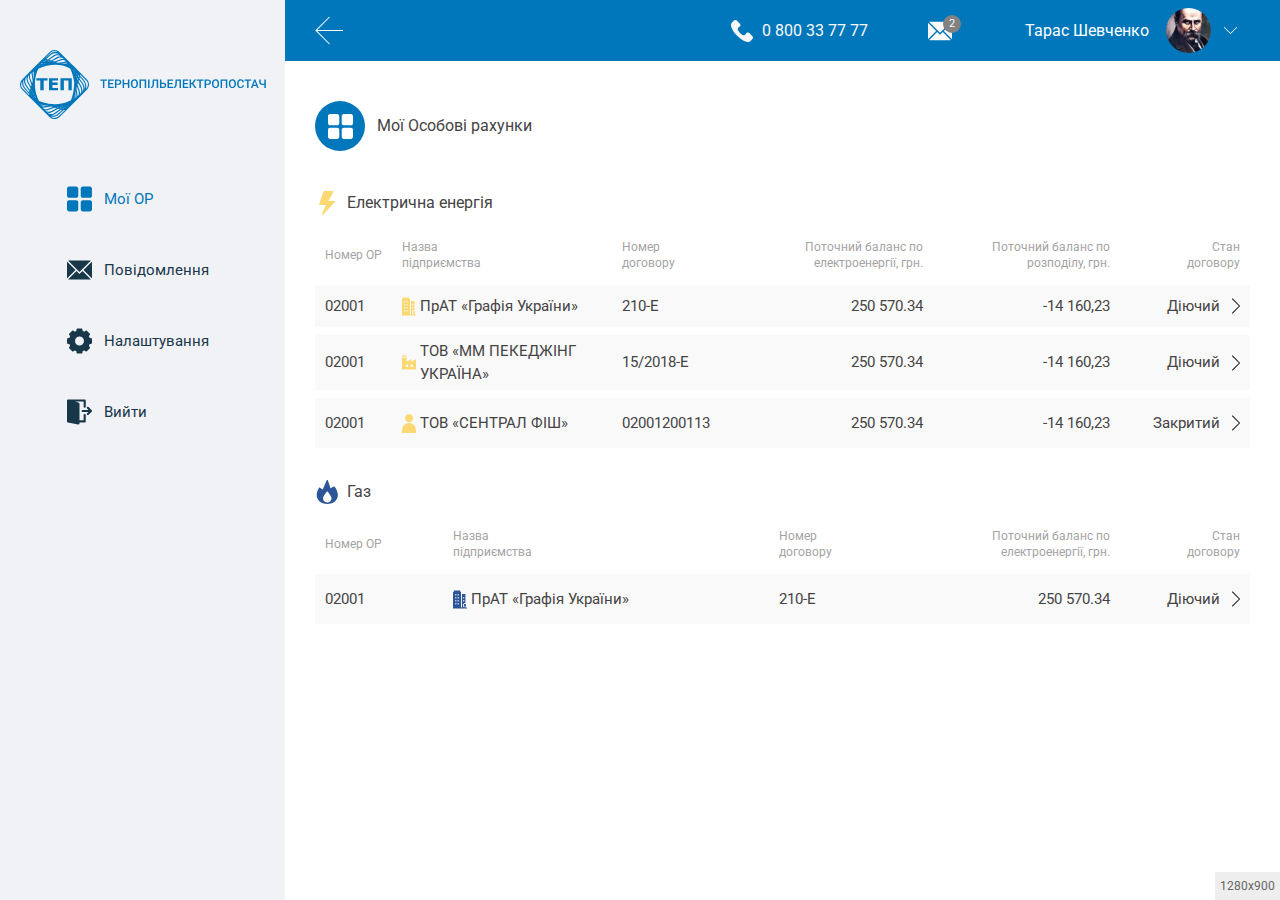
<file: index.html>
<!DOCTYPE html>
<html lang="ua">
<head>
	<meta charset="UTF-8">
	<meta name="viewport" content="width=device-width, initial-scale=1, shrink-to-fit=no">
	<title>Мої ОР | ТЕП</title>

	<link rel="stylesheet" href="css/slick.min.css">
	<link rel="stylesheet" href="css/main.css">
</head>
<body>
	<div class="wrapper" id="top">
		<div class="page">
			<aside class="page-sidebar">
				<button class="menu-opener" aria-label="Закрити меню">
					<span class="bar"></span>
					<span class="bar"></span>
					<span class="bar"></span>
				</button>

				<a href="index.html" class="logo-block">
					<span class="block-image">
						<img src="img/logo-small.svg" alt="" class="small-logo">
						<img src="img/logo.svg" alt="" class="default">
					</span>
				</a>

				<nav class="sidebar-nav">
					<ul>
						<li class="current-menu-item">
							<a href="#">
								<svg class="link-icon">
									<use xlink:href="img/icons-sprite.svg#tiles"></use>
								</svg>
								<span class="link-text">Мої ОР</span>
							</a>
						</li>
						<li>
							<a href="#">
								<svg class="link-icon">
									<use xlink:href="img/icons-sprite.svg#envelope"></use>
								</svg>
								<span class="link-text">Повідомлення</span>
							</a>
						</li>
						<li>
							<a href="#">
								<svg class="link-icon">
									<use xlink:href="img/icons-sprite.svg#gear"></use>
								</svg>
								<span class="link-text">Налаштування</span>
							</a>
						</li>
						<li>
							<a href="#">
								<svg class="link-icon">
									<use xlink:href="img/icons-sprite.svg#quit"></use>
								</svg>
								<span class="link-text">Вийти</span>
							</a>
						</li>
					</ul>
				</nav>
			</aside>
			<div class="page-content">
				<header class="header">
					<div class="container">
						<div class="header-inner">
							<div class="header-block">
								<button class="menu-opener" aria-label="Навігація">
									<span class="bar"></span>
									<span class="bar"></span>
									<span class="bar"></span>
								</button>
							</div>
							<div class="header-block">
								<div class="header-actions-list">
									<div class="item">
										<a href="tel:0800337777" class="phone-link">
											<svg class="link-icon">
												<use xlink:href="img/icons-sprite.svg#phone"></use>
											</svg>
											<span class="link-text">0 800 33 77 77</span>
										</a>
									</div>
									<div class="item">
										<div class="notifications-block" data-modal="#notifications-modal">
											<svg class="block-icon">
												<use xlink:href="img/icons-sprite.svg#envelope"></use>
											</svg>
											<div class="block-count">2</div>
										</div>
									</div>
									<div class="item">
										<div class="user-actions-block">
											<div class="block-content">
												<div class="user-name">Тарас <span class="surname">Шевченко</span></div>
												<div class="avatar small">
													<img src="img/tmp/avatar.jpg" alt="">
												</div>
												<button class="block-opener" aria-label="Відкрити меню"></button>
											</div>
											<div class="block-dropdown">
												<ul class="block-nav">
													<li><a href="#">Профіль</a></li>
													<li><a href="#">Змінити пароль</a></li>
													<li><a href="#">Вийти</a></li>
												</ul>
											</div>
										</div>
									</div>
								</div>
							</div>
						</div>
					</div>
				</header>

				<main class="main-content">
					<section class="default-section">
						<div class="container">
							<div class="category-caption with-paddings">
								<div class="block-icon">
									<img src="img/icons/tiles.svg" alt="">
								</div>
								<h1 class="block-text">Мої Особові рахунки</h1>
							</div>
						</div>
					</section>

					<section class="default-section">
						<div class="container">
							<div class="ibox">
								<div class="ibox-title">
									<div class="item">
										<div class="category-caption">
											<div class="block-icon">
												<img src="img/icons/flash-orange.svg" alt="">
											</div>
											<h3 class="block-text tpg-h3">Електрична енергія</h3>
										</div>
									</div>
								</div>

								<div class="ibox-content sm-no-overflow-x">
									<table class="table sm-hidden">
										<thead>
											<tr>
												<th>Номер ОР</th>
												<th style="width: 220px;">Назва <br>підприємства</th>
												<th>Номер <br>договору</th>
												<th class="text-right">Поточний баланс по електроенергії, грн.</th>
												<th class="text-right">Поточний баланс по розподілу, грн.</th>
												<th style="width: 130px;">Стан <br>договору</th>
											</tr>
										</thead>
										<tbody>
											<tr>
												<td>02001</td>
												<td>
													<div class="company-block">
														<svg class="block-icon">
															<use xlink:href="img/icons-sprite.svg#building"></use>
														</svg>
														<div class="block-text">ПрАТ «Графія України»</div>
													</div>
												</td>
												<td>210-Е</td>
												<td class="text-right">250 570.34</td>
												<td class="text-right">-14 160,23</td>
												<td>
													<div class="status">Діючий</div>
													<a href="#" class="go-to-details-link"></a>
												</td>
											</tr>
											<tr>
												<td>02001</td>
												<td>
													<div class="company-block">
														<svg class="block-icon">
															<use xlink:href="img/icons-sprite.svg#factory"></use>
														</svg>
														<div class="block-text">ТОВ «ММ ПЕКЕДЖІНГ УКРАЇНА»</div>
													</div>
												</td>
												<td>15/2018-Е</td>
												<td class="text-right">250 570.34</td>
												<td class="text-right">-14 160,23</td>
												<td>
													<div class="status">Діючий</div>
													<a href="#" class="go-to-details-link"></a>
												</td>
											</tr>
											<tr>
												<td>02001</td>
												<td>
													<div class="company-block">
														<svg class="block-icon">
															<use xlink:href="img/icons-sprite.svg#person"></use>
														</svg>
														<div class="block-text">ТОВ «СЕНТРАЛ ФІШ»</div>
													</div>
												</td>
												<td>02001200113</td>
												<td class="text-right">250 570.34</td>
												<td class="text-right">-14 160,23</td>
												<td>
													<div class="status">Закритий</div>
													<a href="#" class="go-to-details-link"></a>
												</td>
											</tr>
										</tbody>
									</table>

									<div class="sm-visible">
										<div class="slider-with-labels-component">
											<ul class="cmp-labels">
												<li>Номер ОР</li>
												<li>Назва підприємства</li>
												<li>Номер договору</li>
												<li>Поточний баланс по електроенергії, грн.</li>
												<li>Поточній баланс по розподілу, грн.</li>
												<li>Стан договору</li>
											</ul>

											<div class="cmp-slider-wrapper">
												<div class="cmp-slider">
													<div class="slide">
														<ul class="slide-list">
															<li>02001</li>
															<li>
																<div class="company-name-block">
																	<svg class="block-icon">
																		<use xlink:href="img/icons-sprite.svg#building"></use>
																	</svg>
																	<div class="block-text">ПрАТ «Графія України»</div>
																</div>
															</li>
															<li>210-Е</li>
															<li>250 570.34</li>
															<li>-14 160,23</li>
															<li>
																<a href="#" class="more-link">Діючий</a>
															</li>
														</ul>
													</div>
													<div class="slide">
														<ul class="slide-list">
															<li>02001</li>
															<li>
																<div class="company-name-block">
																	<svg class="block-icon">
																		<use xlink:href="img/icons-sprite.svg#building"></use>
																	</svg>
																	<div class="block-text">ТОВ «ММ ПЕКЕДЖІНГ УКРАЇНА»</div>
																</div>
															</li>
															<li>210-Е</li>
															<li>250 570.34</li>
															<li>-14 160,23</li>
															<li>
																<a href="#" class="more-link">Діючий</a>
															</li>
														</ul>
													</div>
													<div class="slide">
														<ul class="slide-list">
															<li>02001</li>
															<li>
																<div class="company-name-block">
																	<svg class="block-icon">
																		<use xlink:href="img/icons-sprite.svg#building"></use>
																	</svg>
																	<div class="block-text">ТОВ «ММ ПЕКЕДЖІНГ УКРАЇНА ММ ПЕКЕДЖІНГ УКРАЇНА»</div>
																</div>
															</li>
															<li>210-Е</li>
															<li>250 570.34</li>
															<li>-14 160,23</li>
															<li>
																<a href="#" class="more-link">Діючий</a>
															</li>
														</ul>
													</div>
												</div>

												<div class="cmp-slider-nav"></div>
											</div>
										</div>
									</div>
								</div>
							</div>

							<div class="ibox">
								<div class="ibox-title">
									<div class="item">
										<div class="category-caption">
											<div class="block-icon">
												<img src="img/icons/fire-blue.svg" alt="">
											</div>
											<h3 class="block-text tpg-h3">Газ</h3>
										</div>
									</div>
								</div>

								<div class="ibox-content sm-no-overflow-x">
									<table class="table sm-hidden">
										<thead>
											<tr>
												<th>Номер ОР</th>
												<th>Назва <br>підприємства</th>
												<th>Номер <br>договору</th>
												<th class="text-right">Поточний баланс по <br>електроенергії, грн.</th>
												<th style="width: 130px;">Стан <br>договору</th>
											</tr>
										</thead>
										<tbody>
											<tr>
												<td>02001</td>
												<td>
													<div class="company-block blue">
														<svg class="block-icon">
															<use xlink:href="img/icons-sprite.svg#building"></use>
														</svg>
														<div class="block-text">ПрАТ «Графія України»</div>
													</div>
												</td>
												<td>210-Е</td>
												<td class="text-right">250 570.34</td>
												<td>
													<div class="status">Діючий</div>
													<a href="#" class="go-to-details-link"></a>
												</td>
											</tr>
										</tbody>
									</table>

									<div class="sm-visible">
										<div class="slider-with-labels-component">
											<ul class="cmp-labels">
												<li>Номер ОР</li>
												<li>Назва підприємства</li>
												<li>Номер договору</li>
												<li>Поточний баланс по газу, грн.</li>
												<li>Стан договору</li>
											</ul>

											<div class="cmp-slider-wrapper">
												<div class="cmp-slider">
													<div class="slide">
														<ul class="slide-list">
															<li>02001</li>
															<li>
																<div class="company-name-block">
																	<svg class="block-icon blue">
																		<use xlink:href="img/icons-sprite.svg#building"></use>
																	</svg>
																	<div class="block-text">ПрАТ «Графія України»</div>
																</div>
															</li>
															<li>210-Е</li>
															<li>250 570.34</li>
															<li>
																<a href="#" class="more-link">Діючий</a>
															</li>
														</ul>
													</div>
												</div>

												<div class="cmp-slider-nav"></div>
											</div>
										</div>
									</div>
								</div>
							</div>
						</div>
					</section>
				</main>
			</div>
		</div>
		<footer class="footer" role="contentinfo"></footer>
	</div>

	<div class="modal" id="notifications-modal" tabindex="-1">
		<div class="modal-dialog">
			<div class="modal-content">
				<!-- <button class="modal-close" aria-label="Закрыть"></button> -->
				<h3 class="modal-caption">Інформація</h3>
				<div class="modal-text">
					<p>Доводимо до Вашого відому що з 01 березня 2020 року змінюється тариф на передачу магістральними мережами НЕК «Укренерго», який є складовою ціни на електричну енергію. Зміни затверджені Постановою НКРЕКП від 23 січня 2020 року № 817.</p>
					<p>Новий тариф становить 157,13 грн./МВт.год. (ріст складає 14%).</p>
				</div>
				<div class="modal-footer">
					<button class="js-modal-close btn">
						<span class="btn-text">Ознайомлений</span>
						<svg class="btn-icon">
							<use xlink:href="img/icons-sprite.svg#arrow-right"></use>
						</svg>
					</button>
				</div>
			</div>
		</div>
	</div>

	<script src="js/jquery.min.js"></script>
	<script src="js/slick.min.js"></script>
	<script src="js/scripts.js"></script>
</body>
</html>
</file>
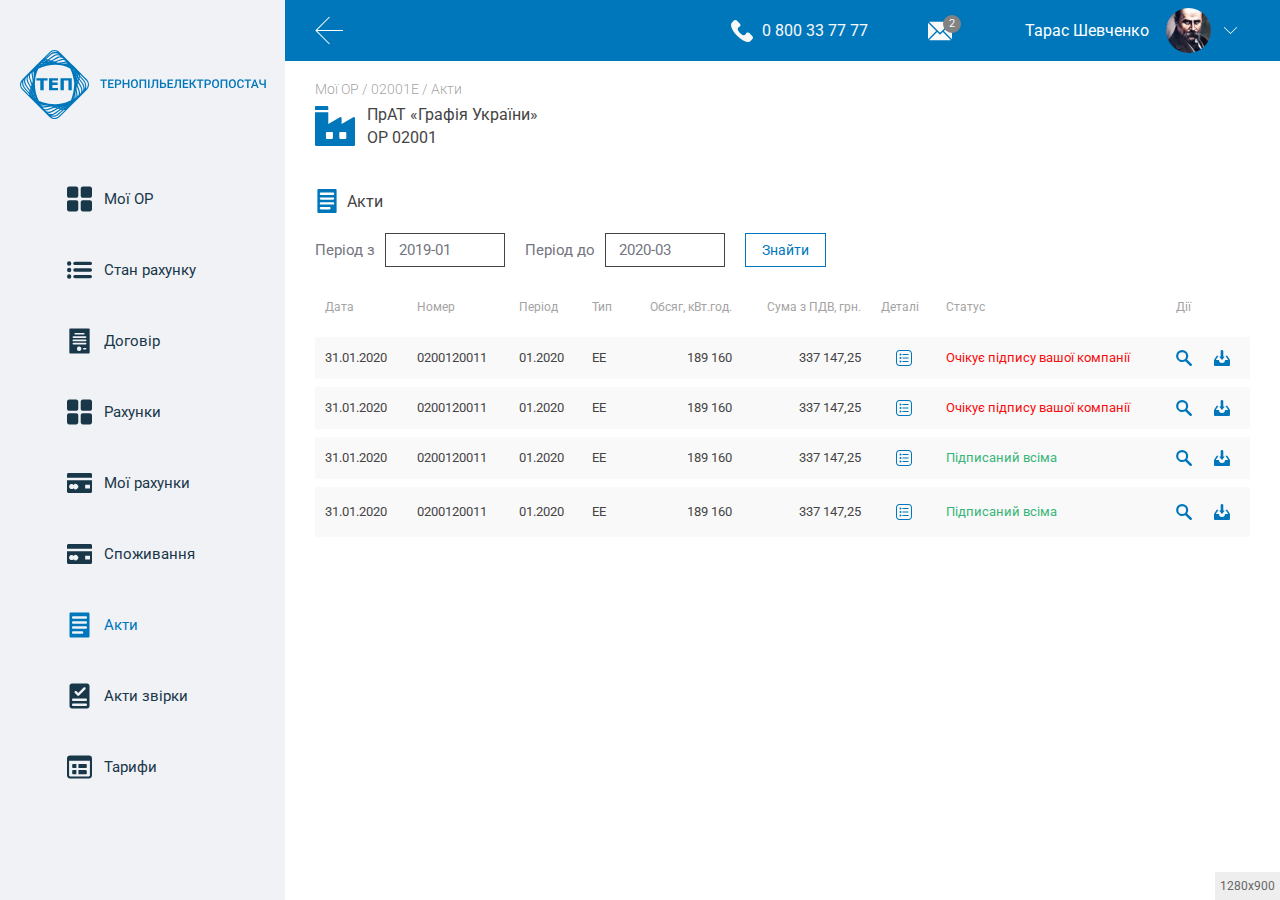
<file: acts.html>
<!DOCTYPE html>
<html lang="ua">
<head>
	<meta charset="UTF-8">
	<meta name="viewport" content="width=device-width, initial-scale=1, shrink-to-fit=no">
	<title>Акти | ТЕП</title>

	<link rel="stylesheet" href="css/slick.min.css">
	<link rel="stylesheet" href="css/main.css">
</head>
<body>
	<div class="wrapper" id="top">
		<div class="page">
			<aside class="page-sidebar">
				<button class="menu-opener" aria-label="Закрити меню">
					<span class="bar"></span>
					<span class="bar"></span>
					<span class="bar"></span>
				</button>

				<a href="index.html" class="logo-block">
					<span class="block-image">
						<img src="img/logo-small.svg" alt="" class="small-logo">
						<img src="img/logo.svg" alt="" class="default">
					</span>
				</a>

				<nav class="sidebar-nav">
					<ul>
						<li>
							<a href="#">
								<svg class="link-icon">
									<use xlink:href="img/icons-sprite.svg#tiles"></use>
								</svg>
								<span class="link-text">Мої ОР</span>
							</a>
						</li>
						<li>
							<a href="#">
								<svg class="link-icon">
									<use xlink:href="img/icons-sprite.svg#list"></use>
								</svg>
								<span class="link-text">Стан рахунку</span>
							</a>
						</li>
						<li>
							<a href="#">
								<svg class="link-icon">
									<use xlink:href="img/icons-sprite.svg#contract"></use>
								</svg>
								<span class="link-text">Договір</span>
							</a>
						</li>
						<li>
							<a href="#">
								<svg class="link-icon">
									<use xlink:href="img/icons-sprite.svg#tiles"></use>
								</svg>
								<span class="link-text">Рахунки</span>
							</a>
						</li>
						<li>
							<a href="#">
								<svg class="link-icon">
									<use xlink:href="img/icons-sprite.svg#card"></use>
								</svg>
								<span class="link-text">Мої рахунки</span>
							</a>
						</li>
						<li>
							<a href="#">
								<svg class="link-icon">
									<use xlink:href="img/icons-sprite.svg#card"></use>
								</svg>
								<span class="link-text">Споживання</span>
							</a>
						</li>
						<li class="current-menu-item">
							<a href="#">
								<svg class="link-icon">
									<use xlink:href="img/icons-sprite.svg#file"></use>
								</svg>
								<span class="link-text">Акти</span>
							</a>
						</li>
						<li>
							<a href="#">
								<svg class="link-icon">
									<use xlink:href="img/icons-sprite.svg#file-checked"></use>
								</svg>
								<span class="link-text">Акти звірки</span>
							</a>
						</li>
						<li>
							<a href="#">
								<svg class="link-icon">
									<use xlink:href="img/icons-sprite.svg#spreadsheet"></use>
								</svg>
								<span class="link-text">Тарифи</span>
							</a>
						</li>
					</ul>
				</nav>
			</aside>
			<div class="page-content">
				<header class="header">
					<div class="container">
						<div class="header-inner">
							<div class="header-block">
								<button class="menu-opener" aria-label="Навігація">
									<span class="bar"></span>
									<span class="bar"></span>
									<span class="bar"></span>
								</button>
							</div>
							<div class="header-block">
								<div class="header-actions-list">
									<div class="item">
										<a href="tel:0800337777" class="phone-link">
											<svg class="link-icon">
												<use xlink:href="img/icons-sprite.svg#phone"></use>
											</svg>
											<span class="link-text">0 800 33 77 77</span>
										</a>
									</div>
									<div class="item">
										<div class="notifications-block" data-modal="#notifications-modal">
											<svg class="block-icon">
												<use xlink:href="img/icons-sprite.svg#envelope"></use>
											</svg>
											<div class="block-count">2</div>
										</div>
									</div>
									<div class="item">
										<div class="user-actions-block">
											<div class="block-content">
												<div class="user-name">Тарас <span class="surname">Шевченко</span></div>
												<div class="avatar small">
													<img src="img/tmp/avatar.jpg" alt="">
												</div>
												<div class="block-opener"></div>
											</div>
											<div class="block-dropdown"></div>
										</div>
									</div>
								</div>
							</div>
						</div>
					</div>
				</header>

				<main class="main-content">
					<section class="default-section">
						<div class="container">
							<ul class="breadcrumbs">
								<li><a href="#">Мої ОР</a></li>
								<li><a href="#">02001Е</a></li>
								<li><a href="#">Акти</a></li>
							</ul>
							<div class="page-title">
								<div class="item">
									<div class="category-caption with-paddings">
										<svg class="block-icon no-bg">
											<use xlink:href="img/icons-sprite.svg#factory"></use>
										</svg>
										<h1 class="block-text">ПрАТ «Графія України» <br>ОР 02001</h1>
									</div>
								</div>
							</div>
						</div>
					</section>

					<div class="default-section">
						<div class="container">
							<div class="ibox">
								<div class="ibox-title">
									<div class="item fullwidth">
										<div class="category-caption">
											<svg class="block-icon orange no-bg">
												<use xlink:href="img/icons-sprite.svg#file"></use>
											</svg>
											<h3 class="block-text tpg-h3">Акти</h3>
										</div>
									</div>
									<div class="item">
										<div class="filter-block">
											<div class="block-group">
												<p><span class="lg-hidden">Період </span>з</p>
												<input type="text" value="2019-01">
											</div>
											<div class="block-group">
												<p><span class="lg-hidden">Період </span>до</p>
												<input type="text" value="2020-03">
											</div>
											<div class="block-group">
												<button class="btn">Знайти</button>
											</div>
										</div>
									</div>
									<!-- <div class="item">
										<div class="search-block">
											<p>Пошук</p>
											<div class="block-field">
												<input type="text" placeholder="Пошук">
												<button class="action-btn">
													<svg class="btn-icon">
														<use xlink:href="img/icons-sprite.svg#search"></use>
													</svg>
												</button>
											</div>
										</div>
									</div> -->
								</div>

								<div class="ibox-content sm-no-overflow-x">
									<table class="table tpg-smaller sm-hidden">
										<thead>
											<tr>
												<th>Дата</th>
												<th>Номер</th>
												<th>Період</th>
												<th>Тип</th>
												<th class="text-right">Обсяг, кВт.год.</th>
												<th class="text-right">Сума з ПДВ, грн.</th>
												<th>Деталі</th>
												<th>Статус</th>
												<th class="text-left">Дії</th>
											</tr>
										</thead>
										<tbody>
											<tr>
												<td>31.01.2020</td>
												<td>0200120011</td>
												<td>01.2020</td>
												<td>ЕЕ</td>
												<td class="text-right nowrap">189 160</td>
												<td class="text-right nowrap">337 147,25</td>
												<td>
													<div class="flex-center">
														<button class="action-btn">
															<svg class="btn-icon">
																<use xlink:href="img/icons-sprite.svg#list-with-border"></use>
															</svg>
														</button>
													</div>
												</td>
												<td>
													<div class="status red">Очікує підпису вашої компанії</div>
												</td>
												<td>
													<div class="table-actions">
														<button class="action-btn">
															<svg class="btn-icon">
																<use xlink:href="img/icons-sprite.svg#search"></use>
															</svg>
														</button>
														<button class="action-btn">
															<svg class="btn-icon">
																<use xlink:href="img/icons-sprite.svg#download"></use>
															</svg>
														</button>
													</div>
												</td>
											</tr>
											<tr>
												<td>31.01.2020</td>
												<td>0200120011</td>
												<td>01.2020</td>
												<td>ЕЕ</td>
												<td class="text-right nowrap">189 160</td>
												<td class="text-right nowrap">337 147,25</td>
												<td>
													<div class="flex-center">
														<button class="action-btn">
															<svg class="btn-icon">
																<use xlink:href="img/icons-sprite.svg#list-with-border"></use>
															</svg>
														</button>
													</div>
												</td>
												<td>
													<div class="status red">Очікує підпису вашої компанії</div>
												</td>
												<td>
													<div class="table-actions">
														<button class="action-btn">
															<svg class="btn-icon">
																<use xlink:href="img/icons-sprite.svg#search"></use>
															</svg>
														</button>
														<button class="action-btn">
															<svg class="btn-icon">
																<use xlink:href="img/icons-sprite.svg#download"></use>
															</svg>
														</button>
													</div>
												</td>
											</tr>
											<tr>
												<td>31.01.2020</td>
												<td>0200120011</td>
												<td>01.2020</td>
												<td>ЕЕ</td>
												<td class="text-right nowrap">189 160</td>
												<td class="text-right nowrap">337 147,25</td>
												<td>
													<div class="flex-center">
														<button class="action-btn">
															<svg class="btn-icon">
																<use xlink:href="img/icons-sprite.svg#list-with-border"></use>
															</svg>
														</button>
													</div>
												</td>
												<td>
													<div class="status blue">Підписаний всіма</div>
												</td>
												<td>
													<div class="table-actions">
														<button class="action-btn">
															<svg class="btn-icon">
																<use xlink:href="img/icons-sprite.svg#search"></use>
															</svg>
														</button>
														<button class="action-btn">
															<svg class="btn-icon">
																<use xlink:href="img/icons-sprite.svg#download"></use>
															</svg>
														</button>
													</div>
												</td>
											</tr>
											<tr>
												<td>31.01.2020</td>
												<td>0200120011</td>
												<td>01.2020</td>
												<td>ЕЕ</td>
												<td class="text-right nowrap">189 160</td>
												<td class="text-right nowrap">337 147,25</td>
												<td>
													<div class="flex-center">
														<button class="action-btn">
															<svg class="btn-icon">
																<use xlink:href="img/icons-sprite.svg#list-with-border"></use>
															</svg>
														</button>
													</div>
												</td>
												<td>
													<div class="status blue">Підписаний всіма</div>
												</td>
												<td>
													<div class="table-actions">
														<button class="action-btn">
															<svg class="btn-icon">
																<use xlink:href="img/icons-sprite.svg#search"></use>
															</svg>
														</button>
														<button class="action-btn">
															<svg class="btn-icon">
																<use xlink:href="img/icons-sprite.svg#download"></use>
															</svg>
														</button>
													</div>
												</td>
											</tr>
										</tbody>
									</table>

									<div class="sm-visible">
										<div class="slider-with-labels-component">
											<ul class="cmp-labels">
												<li>Дата</li>
												<li>Номер</li>
												<li>Період</li>
												<li>Тип</li>
												<li>Обсяг, кВт.год.</li>
												<li>Сума з ПДВ, грн.</li>
												<li>Деталі</li>
												<li>Статус</li>
												<li>Дія</li>
											</ul>

											<div class="cmp-slider-wrapper">
												<div class="cmp-slider">
													<div class="slide">
														<ul class="slide-list">
															<li>15.01.2020</li>
															<li>0200120011</li>
															<li>01.2020</li>
															<li>ЕЕ</li>
															<li>189 160</li>
															<li>150 000,00</li>
															<li>
																<button class="action-btn">
																	<svg class="btn-icon">
																		<use xlink:href="img/icons-sprite.svg#list-with-border"></use>
																	</svg>
																</button>
															</li>
															<li>
																<div class="status blue">Підписаний всіма</div>
															</li>
															<li>
																<div class="table-actions">
																	<button class="action-btn">
																		<svg class="btn-icon">
																			<use xlink:href="img/icons-sprite.svg#search"></use>
																		</svg>
																	</button>
																	<button class="action-btn">
																		<svg class="btn-icon">
																			<use xlink:href="img/icons-sprite.svg#download"></use>
																		</svg>
																	</button>
																</div>
															</li>
														</ul>
													</div>
													<div class="slide">
														<ul class="slide-list">
															<li>15.01.2020</li>
															<li>0200120011</li>
															<li>01.2020</li>
															<li>ЕЕ</li>
															<li>189 160</li>
															<li>150 000,00</li>
															<li>
																<button class="action-btn">
																	<svg class="btn-icon">
																		<use xlink:href="img/icons-sprite.svg#list-with-border"></use>
																	</svg>
																</button>
															</li>
															<li>
																<div class="status blue">Підписаний всіма</div>
															</li>
															<li>
																<div class="table-actions">
																	<button class="action-btn">
																		<svg class="btn-icon">
																			<use xlink:href="img/icons-sprite.svg#search"></use>
																		</svg>
																	</button>
																	<button class="action-btn">
																		<svg class="btn-icon">
																			<use xlink:href="img/icons-sprite.svg#download"></use>
																		</svg>
																	</button>
																</div>
															</li>
														</ul>
													</div>
													<div class="slide">
														<ul class="slide-list">
															<li>15.01.2020</li>
															<li>0200120011</li>
															<li>01.2020</li>
															<li>ЕЕ</li>
															<li>189 160</li>
															<li>150 000,00</li>
															<li>
																<button class="action-btn">
																	<svg class="btn-icon">
																		<use xlink:href="img/icons-sprite.svg#list-with-border"></use>
																	</svg>
																</button>
															</li>
															<li>
																<div class="status blue">Підписаний всіма</div>
															</li>
															<li>
																<div class="table-actions">
																	<button class="action-btn">
																		<svg class="btn-icon">
																			<use xlink:href="img/icons-sprite.svg#search"></use>
																		</svg>
																	</button>
																	<button class="action-btn">
																		<svg class="btn-icon">
																			<use xlink:href="img/icons-sprite.svg#download"></use>
																		</svg>
																	</button>
																</div>
															</li>
														</ul>
													</div>
												</div>

												<div class="cmp-slider-nav"></div>
											</div>
										</div>
									</div>
								</div>
							</div>
						</div>
					</div>
				</main>
			</div>
		</div>
		<footer class="footer" role="contentinfo"></footer>
	</div>

	<div class="modal" id="notifications-modal" tabindex="-1">
		<div class="modal-dialog">
			<div class="modal-content">
				<!-- <button class="modal-close" aria-label="Закрыть"></button> -->
				<h3 class="modal-caption">Інформація</h3>
				<div class="modal-text">
					<p>Доводимо до Вашого відому що з 01 березня 2020 року змінюється тариф на передачу магістральними мережами НЕК «Укренерго», який є складовою ціни на електричну енергію. Зміни затверджені Постановою НКРЕКП від 23 січня 2020 року № 817.</p>
					<p>Новий тариф становить 157,13 грн./МВт.год. (ріст складає 14%).</p>
				</div>
				<div class="modal-footer">
					<button class="js-modal-close text-btn">
						<span class="btn-text">Ознайомлений</span>
						<svg class="btn-icon">
							<use xlink:href="img/icons-sprite.svg#arrow-right"></use>
						</svg>
					</button>
				</div>
			</div>
		</div>
	</div>

	<script src="js/jquery.min.js"></script>
	<script src="js/slick.min.js"></script>
	<script src="js/scripts.js"></script>
</body>
</html>
</file>
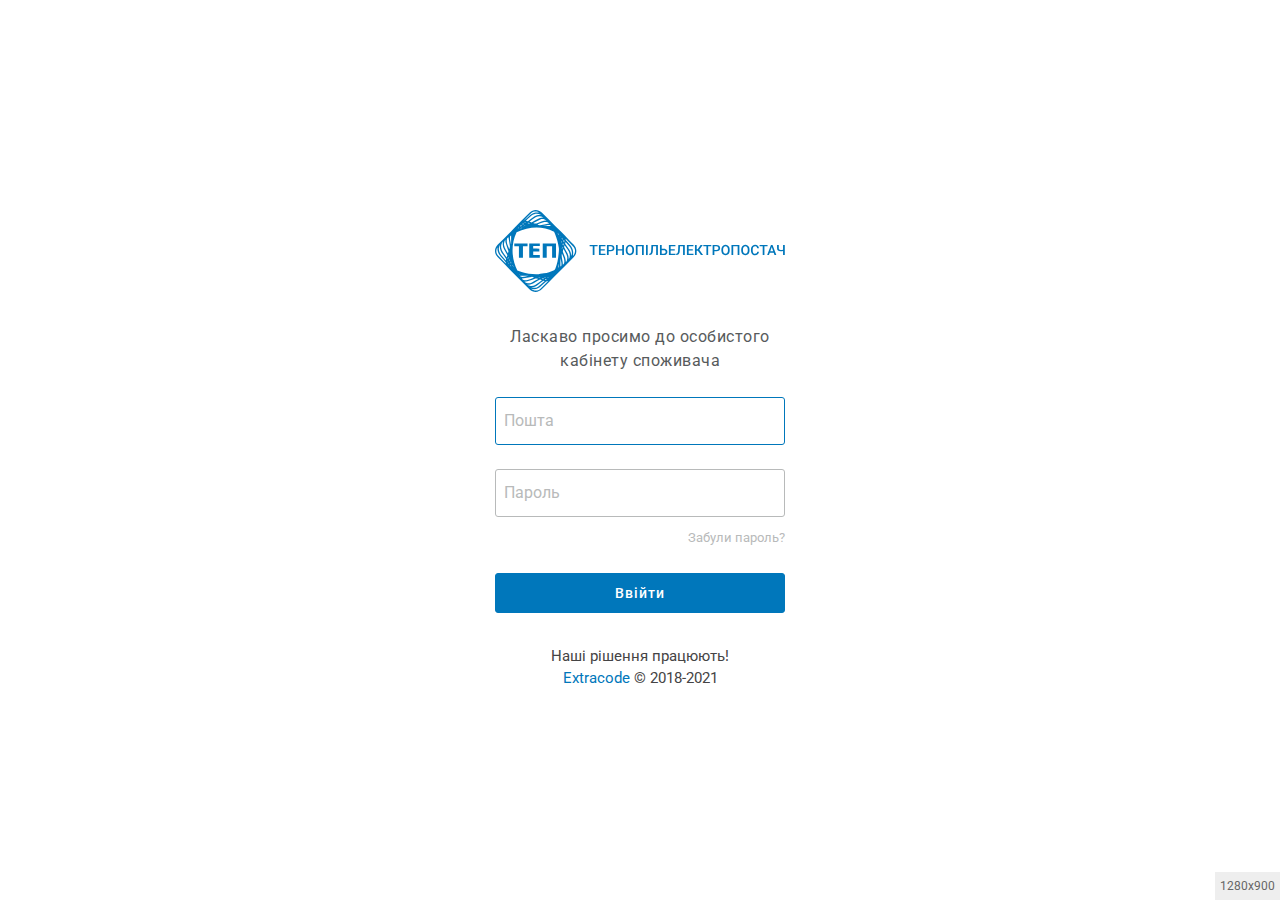
<file: auth.html>
<!DOCTYPE html>
<html lang="ua">
<head>
	<meta charset="UTF-8">
	<meta name="viewport" content="width=device-width, initial-scale=1, shrink-to-fit=no">
	<title>Авторизація | ТЕП</title>

	<link rel="stylesheet" href="css/slick.min.css">
	<link rel="stylesheet" href="css/main.css">
</head>
<body class="auth-page">
	<div class="wrapper" id="top">
		<div class="auth-wrapper">

			<!-- на основі https://rc4ss.utilysuite.com/?ReturnUrl=%2Faccounts%2F1698%2FState -->
			<div class="middle-box text-center loginscreen">
				<div>
					<img src="img/logo-dark.svg" alt="" class="logo-image">

					<h3>Ласкаво просимо до особистого кабінету споживача</h3>

					<form class="m-t" role="form" action="/" method="post">
						<input type="hidden" id="AccountId" name="AccountId" value="" />
						<input type="hidden" id="ReturnUrl" name="ReturnUrl" value="/accounts/1698/State" />
						<input type="hidden" id="HostName" name="HostName" value="rc4ss.utilysuite.com" />
						<input type="hidden" id="UserModel" name="UserModel" value="" />

						<div class="form-group">
							<input
								class="form-control"
								placeholder="Пошта"
								autofocus=""
								autocomplete="on"
								type="email"
								data-val="true"
								data-val-email="Поле Електронна скринька має невірний формат: myname@example.com."
								data-val-required="Поле Електронна скринька обов'язкове."
								id="Email"
								name="Email"
								value=""
							/>
							<span class="text-danger field-validation-valid" data-valmsg-for="Email" data-valmsg-replace="true"></span>
						</div>
						<div class="form-group">
							<input class="form-control" placeholder="Пароль" type="password" data-val="true" data-val-required="Поле Пароль обов'язкове." id="Password" name="Password" />
							<span class="text-danger field-validation-valid" data-valmsg-for="Password" data-valmsg-replace="true"></span>

							<a class="btn-link" href="/Forgot"><small>Забули пароль?</small></a>
						</div>

						<button type="submit" class="btn btn-primary block full-width m-b">Ввійти</button>

						<input name="__RequestVerificationToken" type="hidden" value="CfDJ8N_dSrN7iK1CuR6WYuMv0tz2Hcpnu6JVvv-1CKUvvd4VH3PY95QOhPK70heI0wpHqACr3961-Yqk66kTR2qrnzyJspOkmj8mX_cxaLxZrLXFcd0PvgyrL9YlR_Bas2EuEM08AVc9gdrVU_98aOtYPUo" />
					</form>

					<p class="m-t form-footer">
						<small>Наші рішення працюють! <br><a href="http://extracode.com.ua">Extracode</a> © 2018-2021</small>
					</p>
				</div>
			</div>

		</div>
	</div>

	<script src="js/jquery.min.js"></script>
	<script src="js/slick.min.js"></script>
	<script src="js/scripts.js"></script>
</body>
</html>
</file>
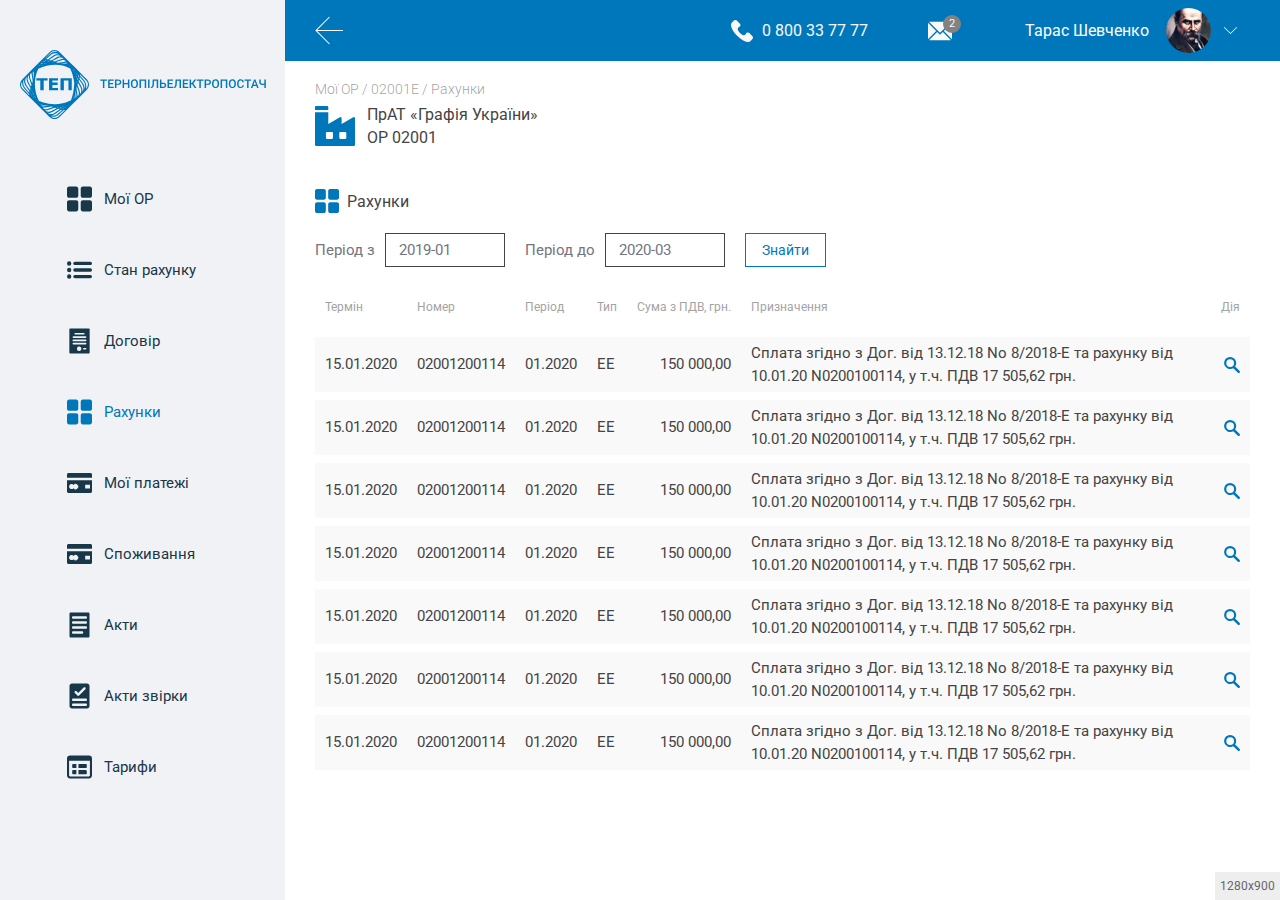
<file: bills.html>
<!DOCTYPE html>
<html lang="ua">
<head>
	<meta charset="UTF-8">
	<meta name="viewport" content="width=device-width, initial-scale=1, shrink-to-fit=no">
	<title>Рахунки | ТЕП</title>

	<link rel="stylesheet" href="css/slick.min.css">
	<link rel="stylesheet" href="css/main.css">
</head>
<body>
	<div class="wrapper" id="top">
		<div class="page">
			<aside class="page-sidebar">
				<button class="menu-opener" aria-label="Закрити меню">
					<span class="bar"></span>
					<span class="bar"></span>
					<span class="bar"></span>
				</button>

				<a href="index.html" class="logo-block">
					<span class="block-image">
						<img src="img/logo-small.svg" alt="" class="small-logo">
						<img src="img/logo.svg" alt="" class="default">
					</span>
				</a>

				<nav class="sidebar-nav">
					<ul>
						<li>
							<a href="#">
								<svg class="link-icon">
									<use xlink:href="img/icons-sprite.svg#tiles"></use>
								</svg>
								<span class="link-text">Мої ОР</span>
							</a>
						</li>
						<li>
							<a href="#">
								<svg class="link-icon">
									<use xlink:href="img/icons-sprite.svg#list"></use>
								</svg>
								<span class="link-text">Стан рахунку</span>
							</a>
						</li>
						<li>
							<a href="#">
								<svg class="link-icon">
									<use xlink:href="img/icons-sprite.svg#contract"></use>
								</svg>
								<span class="link-text">Договір</span>
							</a>
						</li>
						<li class="current-menu-item">
							<a href="#">
								<svg class="link-icon">
									<use xlink:href="img/icons-sprite.svg#tiles"></use>
								</svg>
								<span class="link-text">Рахунки</span>
							</a>
						</li>
						<li>
							<a href="#">
								<svg class="link-icon">
									<use xlink:href="img/icons-sprite.svg#card"></use>
								</svg>
								<span class="link-text">Мої платежі</span>
							</a>
						</li>
						<li>
							<a href="#">
								<svg class="link-icon">
									<use xlink:href="img/icons-sprite.svg#card"></use>
								</svg>
								<span class="link-text">Споживання</span>
							</a>
						</li>
						<li>
							<a href="#">
								<svg class="link-icon">
									<use xlink:href="img/icons-sprite.svg#file"></use>
								</svg>
								<span class="link-text">Акти</span>
							</a>
						</li>
						<li>
							<a href="#">
								<svg class="link-icon">
									<use xlink:href="img/icons-sprite.svg#file-checked"></use>
								</svg>
								<span class="link-text">Акти звірки</span>
							</a>
						</li>
						<li>
							<a href="#">
								<svg class="link-icon">
									<use xlink:href="img/icons-sprite.svg#spreadsheet"></use>
								</svg>
								<span class="link-text">Тарифи</span>
							</a>
						</li>
					</ul>
				</nav>
			</aside>
			<div class="page-content">
				<header class="header">
					<div class="container">
						<div class="header-inner">
							<div class="header-block">
								<button class="menu-opener" aria-label="Навігація">
									<span class="bar"></span>
									<span class="bar"></span>
									<span class="bar"></span>
								</button>
							</div>
							<div class="header-block">
								<div class="header-actions-list">
									<div class="item">
										<a href="tel:0800337777" class="phone-link">
											<svg class="link-icon">
												<use xlink:href="img/icons-sprite.svg#phone"></use>
											</svg>
											<span class="link-text">0 800 33 77 77</span>
										</a>
									</div>
									<div class="item">
										<div class="notifications-block" data-modal="#notifications-modal">
											<svg class="block-icon">
												<use xlink:href="img/icons-sprite.svg#envelope"></use>
											</svg>
											<div class="block-count">2</div>
										</div>
									</div>
									<div class="item">
										<div class="user-actions-block">
											<div class="block-content">
												<div class="user-name">Тарас <span class="surname">Шевченко</span></div>
												<div class="avatar small">
													<img src="img/tmp/avatar.jpg" alt="">
												</div>
												<div class="block-opener"></div>
											</div>
											<div class="block-dropdown"></div>
										</div>
									</div>
								</div>
							</div>
						</div>
					</div>
				</header>

				<main class="main-content">
					<section class="default-section">
						<div class="container">
							<ul class="breadcrumbs">
								<li><a href="#">Мої ОР</a></li>
								<li><a href="#">02001Е</a></li>
								<li><a href="#">Рахунки</a></li>
							</ul>
							<div class="page-title">
								<div class="item">
									<div class="category-caption with-paddings">
										<svg class="block-icon no-bg">
											<use xlink:href="img/icons-sprite.svg#factory"></use>
										</svg>
										<h1 class="block-text">ПрАТ «Графія України» <br>ОР 02001</h1>
									</div>
								</div>
								<!-- <div class="item sm-hidden">
									<h2 class="tpg-h2">Електрична енергія</h2>
									<div class="flex-end">
										<a href="index.html" class="btn">Мої ОР</a>
									</div>
								</div> -->
							</div>
						</div>
					</section>

					<div class="default-section">
						<div class="container">
							<div class="ibox">
								<div class="ibox-title">
									<div class="item fullwidth">
										<div class="category-caption">
											<svg class="block-icon no-bg orange">
												<use xlink:href="img/icons-sprite.svg#tiles"></use>
											</svg>
											<h3 class="block-text tpg-h3">Рахунки</h3>
										</div>
									</div>
									<div class="item">
										<div class="filter-block">
											<div class="block-group">
												<p><span class="lg-hidden">Період </span>з</p>
												<!-- TODO: style -->
												<input type="text" value="2019-01">
											</div>
											<div class="block-group">
												<p><span class="lg-hidden">Період </span>до</p>
												<input type="text" value="2020-03">
											</div>
											<div class="block-group">
												<button class="btn">Знайти</button>
											</div>
										</div>
									</div>
									<!-- <div class="item">
										<div class="search-block">
											<p>Пошук</p>
											<div class="block-field">
												<input type="text" placeholder="Пошук">
												<button class="action-btn">
													<svg class="btn-icon">
														<use xlink:href="img/icons-sprite.svg#search"></use>
													</svg>
												</button>
											</div>
										</div>
									</div> -->
								</div>

								<div class="ibox-content sm-no-overflow-x">
									<table class="table tpg-small sm-hidden">
										<thead>
											<tr>
												<th>Термін</th>
												<th>Номер</th>
												<th>Період</th>
												<th>Тип</th>
												<th class="nowrap">Сума з ПДВ, грн.</th>
												<th>Призначення</th>
												<th>Дія</th>
											</tr>
										</thead>
										<tbody>
											<tr>
												<td>15.01.2020</td>
												<td>02001200114</td>
												<td>01.2020</td>
												<td>ЕЕ</td>
												<td class="text-right nowrap">150 000,00</td>
												<td>Сплата згідно з Дог. від 13.12.18 No 8/2018-Е та рахунку від 10.01.20 N0200100114, у т.ч. ПДВ 17 505,62 грн.</td>
												<td>
													<div class="table-actions flex-end">
														<button class="action-btn">
															<svg class="btn-icon">
																<use xlink:href="img/icons-sprite.svg#search"></use>
															</svg>
														</button>
													</div>
												</td>
											</tr>
											<tr>
												<td>15.01.2020</td>
												<td>02001200114</td>
												<td>01.2020</td>
												<td>ЕЕ</td>
												<td class="text-right nowrap">150 000,00</td>
												<td>Сплата згідно з Дог. від 13.12.18 No 8/2018-Е та рахунку від 10.01.20 N0200100114, у т.ч. ПДВ 17 505,62 грн.</td>
												<td>
													<div class="table-actions flex-end">
														<button class="action-btn">
															<svg class="btn-icon">
																<use xlink:href="img/icons-sprite.svg#search"></use>
															</svg>
														</button>
													</div>
												</td>
											</tr>
											<tr>
												<td>15.01.2020</td>
												<td>02001200114</td>
												<td>01.2020</td>
												<td>ЕЕ</td>
												<td class="text-right nowrap">150 000,00</td>
												<td>Сплата згідно з Дог. від 13.12.18 No 8/2018-Е та рахунку від 10.01.20 N0200100114, у т.ч. ПДВ 17 505,62 грн.</td>
												<td>
													<div class="table-actions flex-end">
														<button class="action-btn">
															<svg class="btn-icon">
																<use xlink:href="img/icons-sprite.svg#search"></use>
															</svg>
														</button>
													</div>
												</td>
											</tr>
											<tr>
												<td>15.01.2020</td>
												<td>02001200114</td>
												<td>01.2020</td>
												<td>ЕЕ</td>
												<td class="text-right nowrap">150 000,00</td>
												<td>Сплата згідно з Дог. від 13.12.18 No 8/2018-Е та рахунку від 10.01.20 N0200100114, у т.ч. ПДВ 17 505,62 грн.</td>
												<td>
													<div class="table-actions flex-end">
														<button class="action-btn">
															<svg class="btn-icon">
																<use xlink:href="img/icons-sprite.svg#search"></use>
															</svg>
														</button>
													</div>
												</td>
											</tr>
											<tr>
												<td>15.01.2020</td>
												<td>02001200114</td>
												<td>01.2020</td>
												<td>ЕЕ</td>
												<td class="text-right nowrap">150 000,00</td>
												<td>Сплата згідно з Дог. від 13.12.18 No 8/2018-Е та рахунку від 10.01.20 N0200100114, у т.ч. ПДВ 17 505,62 грн.</td>
												<td>
													<div class="table-actions flex-end">
														<button class="action-btn">
															<svg class="btn-icon">
																<use xlink:href="img/icons-sprite.svg#search"></use>
															</svg>
														</button>
													</div>
												</td>
											</tr>
											<tr>
												<td>15.01.2020</td>
												<td>02001200114</td>
												<td>01.2020</td>
												<td>ЕЕ</td>
												<td class="text-right nowrap">150 000,00</td>
												<td>Сплата згідно з Дог. від 13.12.18 No 8/2018-Е та рахунку від 10.01.20 N0200100114, у т.ч. ПДВ 17 505,62 грн.</td>
												<td>
													<div class="table-actions flex-end">
														<button class="action-btn">
															<svg class="btn-icon">
																<use xlink:href="img/icons-sprite.svg#search"></use>
															</svg>
														</button>
													</div>
												</td>
											</tr>
											<tr>
												<td>15.01.2020</td>
												<td>02001200114</td>
												<td>01.2020</td>
												<td>ЕЕ</td>
												<td class="text-right nowrap">150 000,00</td>
												<td>Сплата згідно з Дог. від 13.12.18 No 8/2018-Е та рахунку від 10.01.20 N0200100114, у т.ч. ПДВ 17 505,62 грн.</td>
												<td>
													<div class="table-actions flex-end">
														<button class="action-btn">
															<svg class="btn-icon">
																<use xlink:href="img/icons-sprite.svg#search"></use>
															</svg>
														</button>
													</div>
												</td>
											</tr>
										</tbody>
									</table>

									<div class="sm-visible">
										<div class="slider-with-labels-component">
											<ul class="cmp-labels">
												<li>Термін</li>
												<li>Номер</li>
												<li>Період</li>
												<li>Тип</li>
												<li>Сума з ПДВ, грн.</li>
												<li>Призначення</li>
												<li>Дія</li>
											</ul>

											<div class="cmp-slider-wrapper">
												<div class="cmp-slider">
													<div class="slide">
														<ul class="slide-list">
															<li>15.01.2020</li>
															<li>02001200114</li>
															<li>01.2020</li>
															<li>ЕЕ</li>
															<li>150 000,00</li>
															<li>Сплата згідно з Дог. від 13.12.18 No 8/2018-Е та рахунку від 10.01.20 N0200100114, у т.ч. ПДВ 17 505,62 грн.</li>
															<li>
																<a href="#" class="btn">
																	<span class="btn-text">Знайти</span>
																	<svg class="btn-icon">
																		<use xlink:href="img/icons-sprite.svg#search"></use>
																	</svg>
																</a>
															</li>
														</ul>
													</div>
													<div class="slide">
														<ul class="slide-list">
															<li>15.01.2020</li>
															<li>02001200114</li>
															<li>01.2020</li>
															<li>ЕЕ</li>
															<li>150 000,00</li>
															<li>Сплата згідно з Дог. від 13.12.18 No 8/2018-Е та рахунку від 10.01.20 N0200100114, у т.ч. ПДВ 17 505,62 грн.</li>
															<li>
																<a href="#" class="btn">
																	<span class="btn-text">Знайти</span>
																	<svg class="btn-icon">
																		<use xlink:href="img/icons-sprite.svg#search"></use>
																	</svg>
																</a>
															</li>
														</ul>
													</div>
													<div class="slide">
														<ul class="slide-list">
															<li>15.01.2020</li>
															<li>02001200114</li>
															<li>01.2020</li>
															<li>ЕЕ</li>
															<li>150 000,00</li>
															<li>Сплата згідно з Дог. від 13.12.18 No 8/2018-Е та рахунку від 10.01.20 N0200100114, у т.ч. ПДВ 17 505,62 грн.</li>
															<li>
																<a href="#" class="btn">
																	<span class="btn-text">Знайти</span>
																	<svg class="btn-icon">
																		<use xlink:href="img/icons-sprite.svg#search"></use>
																	</svg>
																</a>
															</li>
														</ul>
													</div>
												</div>

												<div class="cmp-slider-nav"></div>
											</div>
										</div>
									</div>
								</div>
							</div>
						</div>
					</div>
				</main>
			</div>
		</div>
		<footer class="footer" role="contentinfo"></footer>
	</div>

	<div class="modal" id="notifications-modal" tabindex="-1">
		<div class="modal-dialog">
			<div class="modal-content">
				<!-- <button class="modal-close" aria-label="Закрыть"></button> -->
				<h3 class="modal-caption">Інформація</h3>
				<div class="modal-text">
					<p>Доводимо до Вашого відому що з 01 березня 2020 року змінюється тариф на передачу магістральними мережами НЕК «Укренерго», який є складовою ціни на електричну енергію. Зміни затверджені Постановою НКРЕКП від 23 січня 2020 року № 817.</p>
					<p>Новий тариф становить 157,13 грн./МВт.год. (ріст складає 14%).</p>
				</div>
				<div class="modal-footer">
					<button class="js-modal-close text-btn">
						<span class="btn-text">Ознайомлений</span>
						<svg class="btn-icon">
							<use xlink:href="img/icons-sprite.svg#arrow-right"></use>
						</svg>
					</button>
				</div>
			</div>
		</div>
	</div>

	<script src="js/jquery.min.js"></script>
	<script src="js/slick.min.js"></script>
	<script src="js/scripts.js"></script>
</body>
</html>
</file>
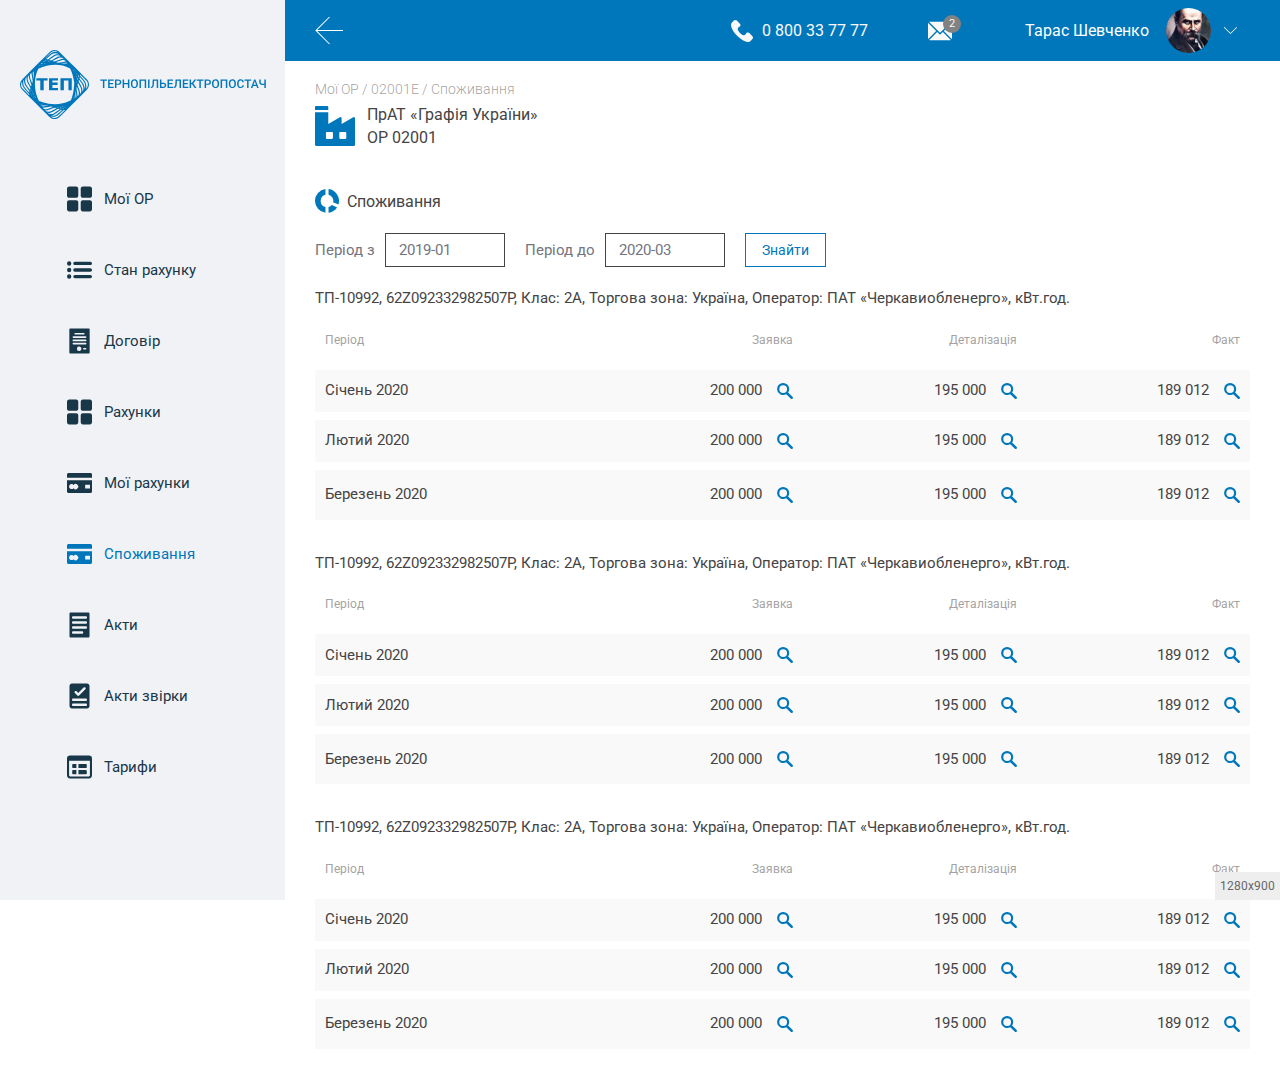
<file: consumption.html>
<!DOCTYPE html>
<html lang="ua">
<head>
	<meta charset="UTF-8">
	<meta name="viewport" content="width=device-width, initial-scale=1, shrink-to-fit=no">
	<title>Споживання | ТЕП</title>

	<link rel="stylesheet" href="css/slick.min.css">
	<link rel="stylesheet" href="css/main.css">
</head>
<body>
	<div class="wrapper" id="top">
		<div class="page">
			<aside class="page-sidebar">
				<button class="menu-opener" aria-label="Закрити меню">
					<span class="bar"></span>
					<span class="bar"></span>
					<span class="bar"></span>
				</button>

				<a href="index.html" class="logo-block">
					<span class="block-image">
						<img src="img/logo-small.svg" alt="" class="small-logo">
						<img src="img/logo.svg" alt="" class="default">
					</span>
				</a>

				<nav class="sidebar-nav">
					<ul>
						<li>
							<a href="#">
								<svg class="link-icon">
									<use xlink:href="img/icons-sprite.svg#tiles"></use>
								</svg>
								<span class="link-text">Мої ОР</span>
							</a>
						</li>
						<li>
							<a href="#">
								<svg class="link-icon">
									<use xlink:href="img/icons-sprite.svg#list"></use>
								</svg>
								<span class="link-text">Стан рахунку</span>
							</a>
						</li>
						<li>
							<a href="#">
								<svg class="link-icon">
									<use xlink:href="img/icons-sprite.svg#contract"></use>
								</svg>
								<span class="link-text">Договір</span>
							</a>
						</li>
						<li>
							<a href="#">
								<svg class="link-icon">
									<use xlink:href="img/icons-sprite.svg#tiles"></use>
								</svg>
								<span class="link-text">Рахунки</span>
							</a>
						</li>
						<li>
							<a href="#">
								<svg class="link-icon">
									<use xlink:href="img/icons-sprite.svg#card"></use>
								</svg>
								<span class="link-text">Мої рахунки</span>
							</a>
						</li>
						<li class="current-menu-item">
							<a href="#">
								<svg class="link-icon">
									<use xlink:href="img/icons-sprite.svg#card"></use>
								</svg>
								<span class="link-text">Споживання</span>
							</a>
						</li>
						<li>
							<a href="#">
								<svg class="link-icon">
									<use xlink:href="img/icons-sprite.svg#file"></use>
								</svg>
								<span class="link-text">Акти</span>
							</a>
						</li>
						<li>
							<a href="#">
								<svg class="link-icon">
									<use xlink:href="img/icons-sprite.svg#file-checked"></use>
								</svg>
								<span class="link-text">Акти звірки</span>
							</a>
						</li>
						<li>
							<a href="#">
								<svg class="link-icon">
									<use xlink:href="img/icons-sprite.svg#spreadsheet"></use>
								</svg>
								<span class="link-text">Тарифи</span>
							</a>
						</li>
					</ul>
				</nav>
			</aside>
			<div class="page-content">
				<header class="header">
					<div class="container">
						<div class="header-inner">
							<div class="header-block">
								<button class="menu-opener" aria-label="Навігація">
									<span class="bar"></span>
									<span class="bar"></span>
									<span class="bar"></span>
								</button>
							</div>
							<div class="header-block">
								<div class="header-actions-list">
									<div class="item">
										<a href="tel:0800337777" class="phone-link">
											<svg class="link-icon">
												<use xlink:href="img/icons-sprite.svg#phone"></use>
											</svg>
											<span class="link-text">0 800 33 77 77</span>
										</a>
									</div>
									<div class="item">
										<div class="notifications-block" data-modal="#notifications-modal">
											<svg class="block-icon">
												<use xlink:href="img/icons-sprite.svg#envelope"></use>
											</svg>
											<div class="block-count">2</div>
										</div>
									</div>
									<div class="item">
										<div class="user-actions-block">
											<div class="block-content">
												<div class="user-name">Тарас <span class="surname">Шевченко</span></div>
												<div class="avatar small">
													<img src="img/tmp/avatar.jpg" alt="">
												</div>
												<div class="block-opener"></div>
											</div>
											<div class="block-dropdown"></div>
										</div>
									</div>
								</div>
							</div>
						</div>
					</div>
				</header>

				<main class="main-content">
					<section class="default-section">
						<div class="container">
							<ul class="breadcrumbs">
								<li><a href="#">Мої ОР</a></li>
								<li><a href="#">02001Е</a></li>
								<li><a href="#">Споживання</a></li>
							</ul>
							<div class="page-title">
								<div class="item">
									<div class="category-caption with-paddings">
										<svg class="block-icon no-bg">
											<use xlink:href="img/icons-sprite.svg#factory"></use>
										</svg>
										<h1 class="block-text">ПрАТ «Графія України» <br>ОР 02001</h1>
									</div>
								</div>
								<!-- <div class="item sm-hidden">
									<h2 class="tpg-h2">Електрична енергія</h2>
									<div class="flex-end">
										<a href="index.html" class="btn">Мої ОР</a>
									</div>
								</div> -->
							</div>
						</div>
					</section>

					<div class="default-section">
						<div class="container">
							<div class="ibox">
								<div class="ibox-title">
									<div class="item fullwidth">
										<div class="category-caption">
											<svg class="block-icon no-bg orange">
												<use xlink:href="img/icons-sprite.svg#pie-chart"></use>
											</svg>
											<h3 class="block-text tpg-h3">Споживання</h3>
										</div>
									</div>
									<div class="item">
										<div class="filter-block">
											<div class="block-group">
												<p><span class="lg-hidden">Період </span>з</p>
												<input type="text" value="2019-01">
											</div>
											<div class="block-group">
												<p><span class="lg-hidden">Період </span>до</p>
												<input type="text" value="2020-03">
											</div>
											<div class="block-group">
												<button class="btn">Знайти</button>
											</div>
										</div>
									</div>
									<!-- <div class="item">
										<div class="search-block">
											<p>Пошук</p>
											<div class="block-field">
												<input type="text" placeholder="Пошук">
												<button class="action-btn">
													<svg class="btn-icon">
														<use xlink:href="img/icons-sprite.svg#search"></use>
													</svg>
												</button>
											</div>
										</div>
									</div> -->
								</div>

								<div class="ibox-content">
									<h3 class="table-caption">ТП-10992, 62Z092332982507P, Клас: 2А, Торгова зона: Україна, Оператор: ПАТ «Черкавиобленерго», кВт.год.</h3>
									<table class="table tpg-small">
										<thead>
											<tr>
												<th>Період</th>
												<th class="text-right">Заявка</th>
												<th class="text-right">Деталізація</th>
												<th class="text-right">Факт</th>
											</tr>
										</thead>
										<tbody>
											<tr>
												<td>Січень 2020</td>
												<td>
													<div class="flex-value">
														<div class="nowrap">200 000</div>
														<button class="action-btn">
															<svg class="btn-icon">
																<use xlink:href="img/icons-sprite.svg#search"></use>
															</svg>
														</button>
													</div>
												</td>
												<td>
													<div class="flex-value">
														<div class="nowrap">195 000</div>
														<button class="action-btn">
															<svg class="btn-icon">
																<use xlink:href="img/icons-sprite.svg#search"></use>
															</svg>
														</button>
													</div>
												</td>
												<td>
													<div class="flex-value">
														<div class="nowrap">189 012</div>
														<button class="action-btn">
															<svg class="btn-icon">
																<use xlink:href="img/icons-sprite.svg#search"></use>
															</svg>
														</button>
													</div>
												</td>
											</tr>
											<tr>
												<td>Лютий 2020</td>
												<td>
													<div class="flex-value">
														<div class="nowrap">200 000</div>
														<button class="action-btn">
															<svg class="btn-icon">
																<use xlink:href="img/icons-sprite.svg#search"></use>
															</svg>
														</button>
													</div>
												</td>
												<td>
													<div class="flex-value">
														<div class="nowrap">195 000</div>
														<button class="action-btn">
															<svg class="btn-icon">
																<use xlink:href="img/icons-sprite.svg#search"></use>
															</svg>
														</button>
													</div>
												</td>
												<td>
													<div class="flex-value">
														<div class="nowrap">189 012</div>
														<button class="action-btn">
															<svg class="btn-icon">
																<use xlink:href="img/icons-sprite.svg#search"></use>
															</svg>
														</button>
													</div>
												</td>
											</tr>
											<tr>
												<td>Березень 2020</td>
												<td>
													<div class="flex-value">
														<div class="nowrap">200 000</div>
														<button class="action-btn">
															<svg class="btn-icon">
																<use xlink:href="img/icons-sprite.svg#search"></use>
															</svg>
														</button>
													</div>
												</td>
												<td>
													<div class="flex-value">
														<div class="nowrap">195 000</div>
														<button class="action-btn">
															<svg class="btn-icon">
																<use xlink:href="img/icons-sprite.svg#search"></use>
															</svg>
														</button>
													</div>
												</td>
												<td>
													<div class="flex-value">
														<div class="nowrap">189 012</div>
														<button class="action-btn">
															<svg class="btn-icon">
																<use xlink:href="img/icons-sprite.svg#search"></use>
															</svg>
														</button>
													</div>
												</td>
											</tr>
										</tbody>
									</table>

									<h3 class="table-caption">ТП-10992, 62Z092332982507P, Клас: 2А, Торгова зона: Україна, Оператор: ПАТ «Черкавиобленерго», кВт.год.</h3>
									<table class="table tpg-small">
										<thead>
											<tr>
												<th>Період</th>
												<th class="text-right">Заявка</th>
												<th class="text-right">Деталізація</th>
												<th class="text-right">Факт</th>
											</tr>
										</thead>
										<tbody>
											<tr>
												<td>Січень 2020</td>
												<td>
													<div class="flex-value">
														<div class="nowrap">200 000</div>
														<button class="action-btn">
															<svg class="btn-icon">
																<use xlink:href="img/icons-sprite.svg#search"></use>
															</svg>
														</button>
													</div>
												</td>
												<td>
													<div class="flex-value">
														<div class="nowrap">195 000</div>
														<button class="action-btn">
															<svg class="btn-icon">
																<use xlink:href="img/icons-sprite.svg#search"></use>
															</svg>
														</button>
													</div>
												</td>
												<td>
													<div class="flex-value">
														<div class="nowrap">189 012</div>
														<button class="action-btn">
															<svg class="btn-icon">
																<use xlink:href="img/icons-sprite.svg#search"></use>
															</svg>
														</button>
													</div>
												</td>
											</tr>
											<tr>
												<td>Лютий 2020</td>
												<td>
													<div class="flex-value">
														<div class="nowrap">200 000</div>
														<button class="action-btn">
															<svg class="btn-icon">
																<use xlink:href="img/icons-sprite.svg#search"></use>
															</svg>
														</button>
													</div>
												</td>
												<td>
													<div class="flex-value">
														<div class="nowrap">195 000</div>
														<button class="action-btn">
															<svg class="btn-icon">
																<use xlink:href="img/icons-sprite.svg#search"></use>
															</svg>
														</button>
													</div>
												</td>
												<td>
													<div class="flex-value">
														<div class="nowrap">189 012</div>
														<button class="action-btn">
															<svg class="btn-icon">
																<use xlink:href="img/icons-sprite.svg#search"></use>
															</svg>
														</button>
													</div>
												</td>
											</tr>
											<tr>
												<td>Березень 2020</td>
												<td>
													<div class="flex-value">
														<div class="nowrap">200 000</div>
														<button class="action-btn">
															<svg class="btn-icon">
																<use xlink:href="img/icons-sprite.svg#search"></use>
															</svg>
														</button>
													</div>
												</td>
												<td>
													<div class="flex-value">
														<div class="nowrap">195 000</div>
														<button class="action-btn">
															<svg class="btn-icon">
																<use xlink:href="img/icons-sprite.svg#search"></use>
															</svg>
														</button>
													</div>
												</td>
												<td>
													<div class="flex-value">
														<div class="nowrap">189 012</div>
														<button class="action-btn">
															<svg class="btn-icon">
																<use xlink:href="img/icons-sprite.svg#search"></use>
															</svg>
														</button>
													</div>
												</td>
											</tr>
										</tbody>
									</table>

									<h3 class="table-caption">ТП-10992, 62Z092332982507P, Клас: 2А, Торгова зона: Україна, Оператор: ПАТ «Черкавиобленерго», кВт.год.</h3>
									<table class="table tpg-small">
										<thead>
											<tr>
												<th>Період</th>
												<th class="text-right">Заявка</th>
												<th class="text-right">Деталізація</th>
												<th class="text-right">Факт</th>
											</tr>
										</thead>
										<tbody>
											<tr>
												<td>Січень 2020</td>
												<td>
													<div class="flex-value">
														<div class="nowrap">200 000</div>
														<button class="action-btn">
															<svg class="btn-icon">
																<use xlink:href="img/icons-sprite.svg#search"></use>
															</svg>
														</button>
													</div>
												</td>
												<td>
													<div class="flex-value">
														<div class="nowrap">195 000</div>
														<button class="action-btn">
															<svg class="btn-icon">
																<use xlink:href="img/icons-sprite.svg#search"></use>
															</svg>
														</button>
													</div>
												</td>
												<td>
													<div class="flex-value">
														<div class="nowrap">189 012</div>
														<button class="action-btn">
															<svg class="btn-icon">
																<use xlink:href="img/icons-sprite.svg#search"></use>
															</svg>
														</button>
													</div>
												</td>
											</tr>
											<tr>
												<td>Лютий 2020</td>
												<td>
													<div class="flex-value">
														<div class="nowrap">200 000</div>
														<button class="action-btn">
															<svg class="btn-icon">
																<use xlink:href="img/icons-sprite.svg#search"></use>
															</svg>
														</button>
													</div>
												</td>
												<td>
													<div class="flex-value">
														<div class="nowrap">195 000</div>
														<button class="action-btn">
															<svg class="btn-icon">
																<use xlink:href="img/icons-sprite.svg#search"></use>
															</svg>
														</button>
													</div>
												</td>
												<td>
													<div class="flex-value">
														<div class="nowrap">189 012</div>
														<button class="action-btn">
															<svg class="btn-icon">
																<use xlink:href="img/icons-sprite.svg#search"></use>
															</svg>
														</button>
													</div>
												</td>
											</tr>
											<tr>
												<td>Березень 2020</td>
												<td>
													<div class="flex-value">
														<div class="nowrap">200 000</div>
														<button class="action-btn">
															<svg class="btn-icon">
																<use xlink:href="img/icons-sprite.svg#search"></use>
															</svg>
														</button>
													</div>
												</td>
												<td>
													<div class="flex-value">
														<div class="nowrap">195 000</div>
														<button class="action-btn">
															<svg class="btn-icon">
																<use xlink:href="img/icons-sprite.svg#search"></use>
															</svg>
														</button>
													</div>
												</td>
												<td>
													<div class="flex-value">
														<div class="nowrap">189 012</div>
														<button class="action-btn">
															<svg class="btn-icon">
																<use xlink:href="img/icons-sprite.svg#search"></use>
															</svg>
														</button>
													</div>
												</td>
											</tr>
										</tbody>
									</table>
								</div>
							</div>
						</div>
					</div>
				</main>
			</div>
		</div>
		<footer class="footer" role="contentinfo"></footer>
	</div>

	<div class="modal" id="notifications-modal" tabindex="-1">
		<div class="modal-dialog">
			<div class="modal-content">
				<!-- <button class="modal-close" aria-label="Закрыть"></button> -->
				<h3 class="modal-caption">Інформація</h3>
				<div class="modal-text">
					<p>Доводимо до Вашого відому що з 01 березня 2020 року змінюється тариф на передачу магістральними мережами НЕК «Укренерго», який є складовою ціни на електричну енергію. Зміни затверджені Постановою НКРЕКП від 23 січня 2020 року № 817.</p>
					<p>Новий тариф становить 157,13 грн./МВт.год. (ріст складає 14%).</p>
				</div>
				<div class="modal-footer">
					<button class="js-modal-close text-btn">
						<span class="btn-text">Ознайомлений</span>
						<svg class="btn-icon">
							<use xlink:href="img/icons-sprite.svg#arrow-right"></use>
						</svg>
					</button>
				</div>
			</div>
		</div>
	</div>

	<script src="js/jquery.min.js"></script>
	<script src="js/slick.min.js"></script>
	<script src="js/scripts.js"></script>
</body>
</html>
</file>
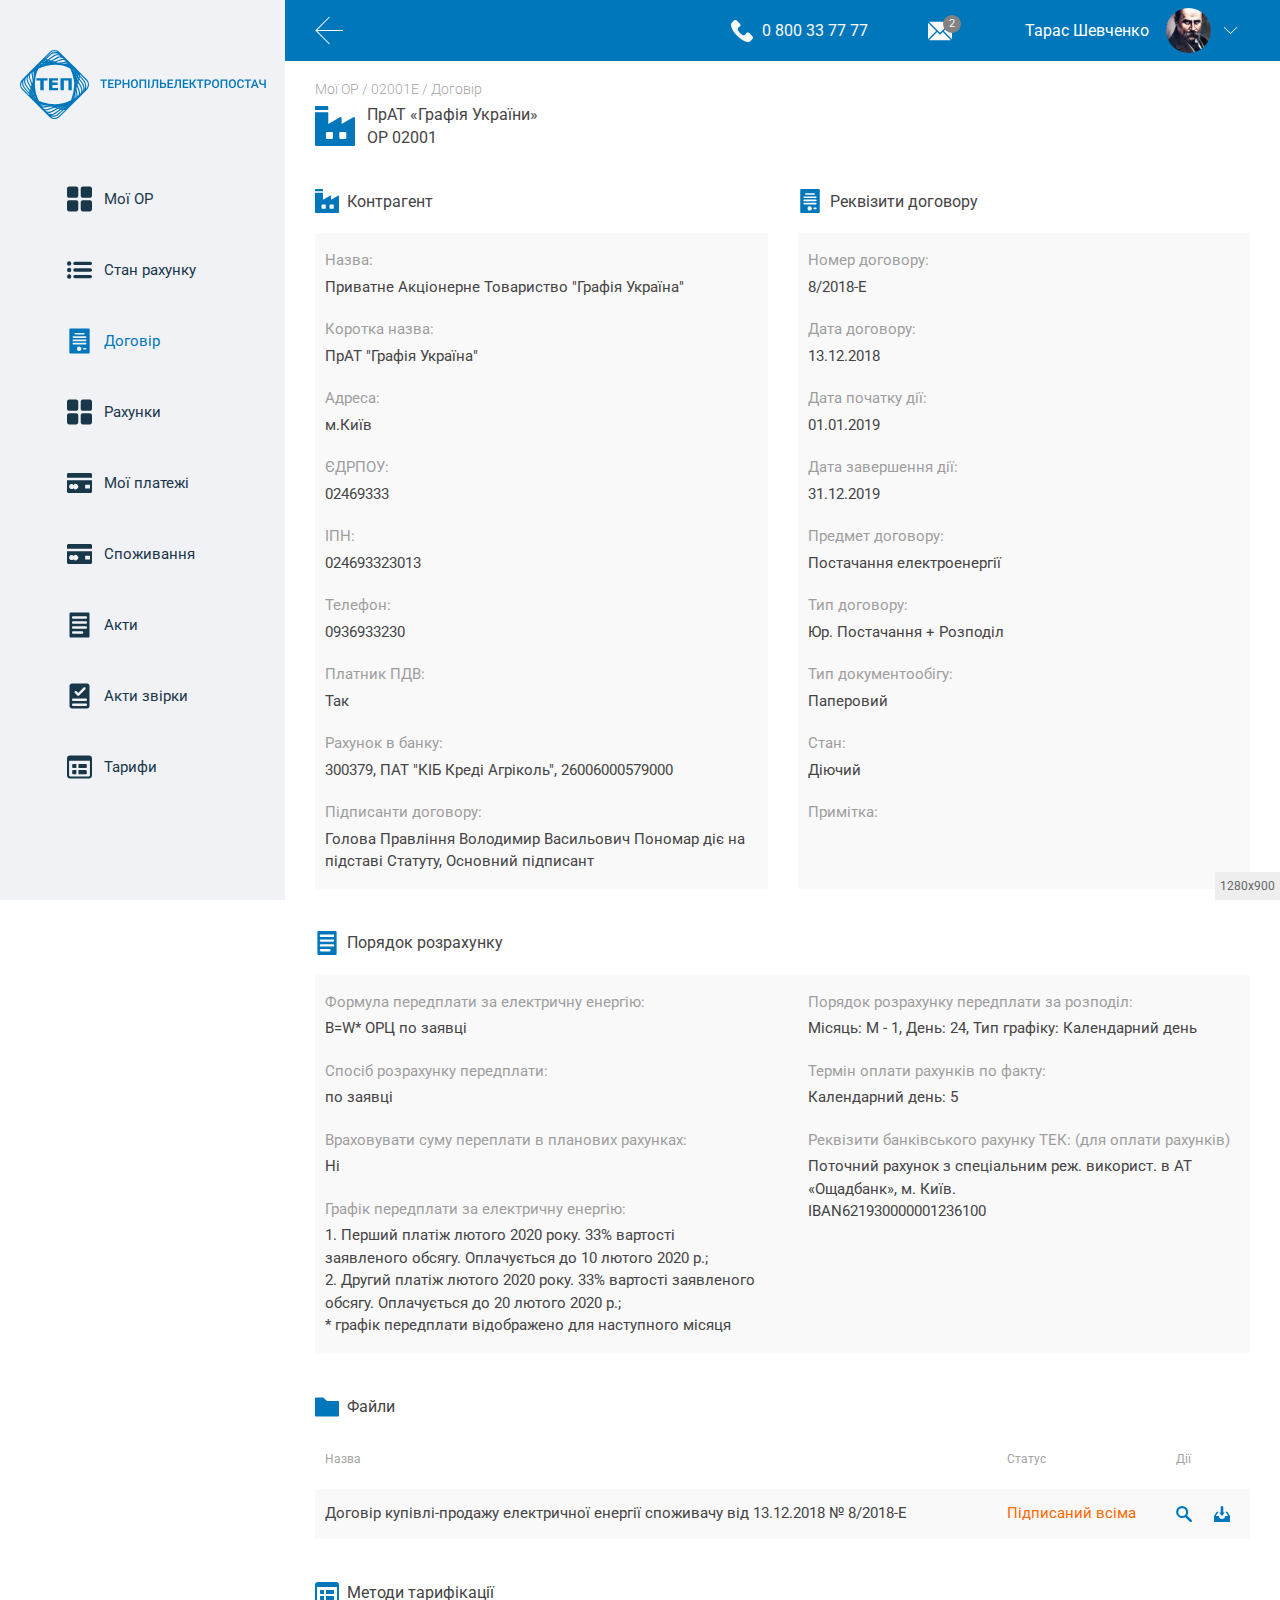
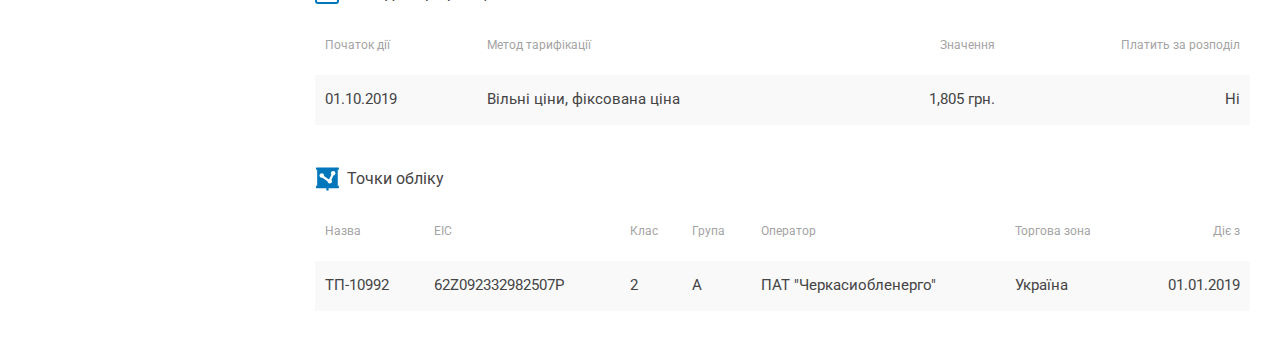
<file: contract.html>
<!DOCTYPE html>
<html lang="ua">
<head>
	<meta charset="UTF-8">
	<meta name="viewport" content="width=device-width, initial-scale=1, shrink-to-fit=no">
	<title>Договір | ТЕП</title>

	<link rel="stylesheet" href="css/slick.min.css">
	<link rel="stylesheet" href="css/main.css">
</head>
<body>
	<div class="wrapper" id="top">
		<div class="page">
			<aside class="page-sidebar">
				<button class="menu-opener" aria-label="Закрити меню">
					<span class="bar"></span>
					<span class="bar"></span>
					<span class="bar"></span>
				</button>

				<a href="index.html" class="logo-block">
					<span class="block-image">
						<img src="img/logo-small.svg" alt="" class="small-logo">
						<img src="img/logo.svg" alt="" class="default">
					</span>
				</a>

				<nav class="sidebar-nav">
					<ul>
						<li>
							<a href="#">
								<svg class="link-icon">
									<use xlink:href="img/icons-sprite.svg#tiles"></use>
								</svg>
								<span class="link-text">Мої ОР</span>
							</a>
						</li>
						<li>
							<a href="#">
								<svg class="link-icon">
									<use xlink:href="img/icons-sprite.svg#list"></use>
								</svg>
								<span class="link-text">Стан рахунку</span>
							</a>
						</li>
						<li class="current-menu-item">
							<a href="#">
								<svg class="link-icon">
									<use xlink:href="img/icons-sprite.svg#contract"></use>
								</svg>
								<span class="link-text">Договір</span>
							</a>
						</li>
						<li>
							<a href="#">
								<svg class="link-icon">
									<use xlink:href="img/icons-sprite.svg#tiles"></use>
								</svg>
								<span class="link-text">Рахунки</span>
							</a>
						</li>
						<li>
							<a href="#">
								<svg class="link-icon">
									<use xlink:href="img/icons-sprite.svg#card"></use>
								</svg>
								<span class="link-text">Мої платежі</span>
							</a>
						</li>
						<li>
							<a href="#">
								<svg class="link-icon">
									<use xlink:href="img/icons-sprite.svg#card"></use>
								</svg>
								<span class="link-text">Споживання</span>
							</a>
						</li>
						<li>
							<a href="#">
								<svg class="link-icon">
									<use xlink:href="img/icons-sprite.svg#file"></use>
								</svg>
								<span class="link-text">Акти</span>
							</a>
						</li>
						<li>
							<a href="#">
								<svg class="link-icon">
									<use xlink:href="img/icons-sprite.svg#file-checked"></use>
								</svg>
								<span class="link-text">Акти звірки</span>
							</a>
						</li>
						<li>
							<a href="#">
								<svg class="link-icon">
									<use xlink:href="img/icons-sprite.svg#spreadsheet"></use>
								</svg>
								<span class="link-text">Тарифи</span>
							</a>
						</li>
					</ul>
				</nav>
			</aside>
			<div class="page-content">
				<header class="header">
					<div class="container">
						<div class="header-inner">
							<div class="header-block">
								<button class="menu-opener" aria-label="Навігація">
									<span class="bar"></span>
									<span class="bar"></span>
									<span class="bar"></span>
								</button>
							</div>
							<div class="header-block">
								<div class="header-actions-list">
									<div class="item">
										<a href="tel:0800337777" class="phone-link">
											<svg class="link-icon">
												<use xlink:href="img/icons-sprite.svg#phone"></use>
											</svg>
											<span class="link-text">0 800 33 77 77</span>
										</a>
									</div>
									<div class="item">
										<div class="notifications-block" data-modal="#notifications-modal">
											<svg class="block-icon">
												<use xlink:href="img/icons-sprite.svg#envelope"></use>
											</svg>
											<div class="block-count">2</div>
										</div>
									</div>
									<div class="item">
										<div class="user-actions-block">
											<div class="block-content">
												<div class="user-name">Тарас <span class="surname">Шевченко</span></div>
												<div class="avatar small">
													<img src="img/tmp/avatar.jpg" alt="">
												</div>
												<div class="block-opener"></div>
											</div>
											<div class="block-dropdown"></div>
										</div>
									</div>
								</div>
							</div>
						</div>
					</div>
				</header>

				<main class="main-content">
					<section class="default-section">
						<div class="container">
							<ul class="breadcrumbs">
								<li><a href="#">Мої ОР</a></li>
								<li><a href="#">02001Е</a></li>
								<li><a href="#">Договір</a></li>
							</ul>
							<div class="page-title">
								<div class="item">
									<div class="category-caption with-paddings">
										<svg class="block-icon no-bg">
											<use xlink:href="img/icons-sprite.svg#factory"></use>
										</svg>
										<h1 class="block-text">ПрАТ «Графія України» <br>ОР 02001</h1>
									</div>
								</div>
								<!-- <div class="item sm-hidden">
									<h2 class="tpg-h2">Електрична енергія</h2>
									<div class="flex-end">
										<a href="index.html" class="btn">Мої ОР</a>
									</div>
								</div> -->
							</div>
						</div>
					</section>

					<div class="default-section">
						<div class="container">
							<div class="cards-grid">
								<div class="grid-item w50 lg-w100">
									<div class="ibox fullheight">
										<div class="ibox-title">
											<div class="item">
												<div class="category-caption">
													<svg class="block-icon no-bg orange">
														<use xlink:href="img/icons-sprite.svg#factory"></use>
													</svg>
													<h3 class="block-text tpg-h3">Контрагент</h3>
												</div>
											</div>
										</div>

										<div class="ibox-content">
											<div class="stats-list">
												<div class="item">
													<div class="item-label">Назва:</div>
													<div class="item-value">Приватне Акціонерне Товариство "Графія Україна"</div>
												</div>
												<div class="item">
													<div class="item-label">Коротка назва:</div>
													<div class="item-value">ПрАТ "Графія Україна"</div>
												</div>
												<div class="item">
													<div class="item-label">Адреса:</div>
													<div class="item-value">м.Київ</div>
												</div>
												<div class="item">
													<div class="item-label">ЄДРПОУ:</div>
													<div class="item-value">02469333</div>
												</div>
												<div class="item">
													<div class="item-label">ІПН:</div>
													<div class="item-value">024693323013</div>
												</div>
												<div class="item">
													<div class="item-label">Телефон:</div>
													<div class="item-value">
														<a href="tel:0936933230">0936933230</a>
													</div>
												</div>
												<div class="item">
													<div class="item-label">Платник ПДВ:</div>
													<div class="item-value">Так</div>
												</div>
												<div class="item">
													<div class="item-label">Рахунок в банку:</div>
													<div class="item-value">300379, ПАТ "КІБ Креді Агріколь", 26006000579000</div>
												</div>
												<div class="item">
													<div class="item-label">Підписанти договору:</div>
													<div class="item-value">Голова Правління Володимир Васильович Пономар діє на підставі Статуту, Основний підписант</div>
												</div>
											</div>
										</div>
									</div>
								</div>
								<div class="grid-item w50 lg-w100">
									<div class="ibox fullheight">
										<div class="ibox-title">
											<div class="item">
												<div class="category-caption">
													<svg class="block-icon no-bg orange">
														<use xlink:href="img/icons-sprite.svg#contract"></use>
													</svg>
													<h3 class="block-text tpg-h3">Реквізити договору</h3>
												</div>
											</div>
										</div>

										<div class="ibox-content">
											<div class="stats-list">
												<div class="item">
													<div class="item-label">Номер договору:</div>
													<div class="item-value">8/2018-Е</div>
												</div>
												<div class="item">
													<div class="item-label">Дата договору:</div>
													<div class="item-value">13.12.2018</div>
												</div>
												<div class="item">
													<div class="item-label">Дата початку дії:</div>
													<div class="item-value">01.01.2019</div>
												</div>
												<div class="item">
													<div class="item-label">Дата завершення дії:</div>
													<div class="item-value">31.12.2019</div>
												</div>
												<div class="item">
													<div class="item-label">Предмет договору:</div>
													<div class="item-value">Постачання електроенергії</div>
												</div>
												<div class="item">
													<div class="item-label">Тип договору:</div>
													<div class="item-value">Юр. Постачання + Розподіл</div>
												</div>
												<div class="item">
													<div class="item-label">Тип документообігу:</div>
													<div class="item-value">Паперовий</div>
												</div>
												<div class="item">
													<div class="item-label">Стан:</div>
													<div class="item-value">Діючий</div>
												</div>
												<div class="item">
													<div class="item-label">Примітка:</div>
													<div class="item-value"></div>
												</div>
											</div>
										</div>
									</div>
								</div>
								<div class="grid-item">
									<div class="ibox">
										<div class="ibox-title">
											<div class="item">
												<div class="category-caption">
													<svg class="block-icon no-bg orange">
														<use xlink:href="img/icons-sprite.svg#file"></use>
													</svg>
													<h3 class="block-text tpg-h3">Порядок розрахунку</h3>
												</div>
											</div>
										</div>

										<div class="ibox-content">
											<div class="stats-list columns-2">
												<div class="item">
													<div class="item-label">Формула передплати за електричну енергію:</div>
													<div class="item-value">В=W* ОРЦ по заявці</div>
												</div>
												<div class="item">
													<div class="item-label">Спосіб розрахунку передплати:</div>
													<div class="item-value">по заявці</div>
												</div>
												<div class="item">
													<div class="item-label">Враховувати суму переплати в планових рахунках:</div>
													<div class="item-value">Ні</div>
												</div>
												<div class="item">
													<div class="item-label">Графік передплати за електричну енергію:</div>
													<div class="item-value">1. Перший платіж лютого 2020 року. 33% вартості заявленого обсягу. Оплачується до 10 лютого 2020 р.; <br>2. Другий платіж лютого 2020 року. 33% вартості заявленого обсягу. Оплачується до 20 лютого 2020 р.; <br>* графік передплати відображено для наступного місяця</div>
												</div>
												<div class="item">
													<div class="item-label">Порядок розрахунку передплати за розподіл:</div>
													<div class="item-value">Місяць: M - 1, День: 24, Тип графіку: Календарний день</div>
												</div>
												<div class="item">
													<div class="item-label">Термін оплати рахунків по факту:</div>
													<div class="item-value">Календарний день: 5</div>
												</div>
												<div class="item">
													<div class="item-label">Реквізити банківського рахунку ТЕК: (для оплати рахунків)</div>
													<div class="item-value">Поточний рахунок з спеціальним реж. використ. в  АТ «Ощадбанк», м. Київ. <br>IBAN621930000001236100</div>
												</div>
											</div>
										</div>
									</div>
								</div>
								<div class="grid-item">
									<div class="ibox">
										<div class="ibox-title">
											<div class="item">
												<div class="category-caption">
													<svg class="block-icon no-bg orange">
														<use xlink:href="img/icons-sprite.svg#folder"></use>
													</svg>
													<h3 class="block-text tpg-h3">Файли</h3>
												</div>
											</div>
										</div>

										<div class="ibox-content">
											<table class="table">
												<thead>
													<tr>
														<th>Назва</th>
														<th>Статус</th>
														<th class="text-left">Дії</th>
													</tr>
												</thead>
												<tbody>
													<tr>
														<td>Договір купівлі-продажу електричної енергії споживачу від 13.12.2018 № 8/2018-Е</td>
														<td>
															<div class="status green">Підписаний всіма</div>
														</td>
														<td>
															<div class="table-actions">
																<button class="action-btn">
																	<svg class="btn-icon">
																		<use xlink:href="img/icons-sprite.svg#search"></use>
																	</svg>
																</button>
																<button class="action-btn">
																	<svg class="btn-icon">
																		<use xlink:href="img/icons-sprite.svg#download"></use>
																	</svg>
																</button>
															</div>
														</td>
													</tr>
												</tbody>
											</table>
										</div>
									</div>
								</div>
								<div class="grid-item">
									<div class="ibox">
										<div class="ibox-title">
											<div class="item">
												<div class="category-caption">
													<svg class="block-icon no-bg orange">
														<use xlink:href="img/icons-sprite.svg#spreadsheet"></use>
													</svg>
													<h3 class="block-text tpg-h3">Методи тарифікації</h3>
												</div>
											</div>
										</div>

										<div class="ibox-content">
											<table class="table">
												<thead>
													<tr>
														<th>Початок дії</th>
														<th>Метод тарифікації</th>
														<th class="text-right">Значення</th>
														<th>Платить за розподіл</th>
													</tr>
												</thead>
												<tbody>
													<tr>
														<td>01.10.2019</td>
														<td>Вільні ціни, фіксована ціна</td>
														<td class="text-right">1,805 грн.</td>
														<td>Ні</td>
													</tr>
												</tbody>
											</table>
										</div>
									</div>
								</div>
								<div class="grid-item">
									<div class="ibox">
										<div class="ibox-title">
											<div class="item">
												<div class="category-caption">
													<svg class="block-icon no-bg orange">
														<use xlink:href="img/icons-sprite.svg#presentation"></use>
													</svg>
													<h3 class="block-text tpg-h3">Точки обліку</h3>
												</div>
											</div>
										</div>

										<div class="ibox-content">
											<table class="table">
												<thead>
													<tr>
														<th>Назва</th>
														<th>EIC</th>
														<th>Клас</th>
														<th>Група</th>
														<th>Оператор</th>
														<th>Торгова зона</th>
														<th>Діє з</th>
													</tr>
												</thead>
												<tbody>
													<tr>
														<td>ТП-10992</td>
														<td>62Z092332982507P</td>
														<td>2</td>
														<td>A</td>
														<td>ПАТ "Черкасиобленерго"</td>
														<td>Україна</td>
														<td>01.01.2019</td>
													</tr>
												</tbody>
											</table>
										</div>
									</div>
								</div>
							</div>
						</div>
					</div>
				</main>
			</div>
		</div>
		<footer class="footer" role="contentinfo"></footer>
	</div>

	<div class="modal" id="notifications-modal" tabindex="-1">
		<div class="modal-dialog">
			<div class="modal-content">
				<!-- <button class="modal-close" aria-label="Закрыть"></button> -->
				<h3 class="modal-caption">Інформація</h3>
				<div class="modal-text">
					<p>Доводимо до Вашого відому що з 01 березня 2020 року змінюється тариф на передачу магістральними мережами НЕК «Укренерго», який є складовою ціни на електричну енергію. Зміни затверджені Постановою НКРЕКП від 23 січня 2020 року № 817.</p>
					<p>Новий тариф становить 157,13 грн./МВт.год. (ріст складає 14%).</p>
				</div>
				<div class="modal-footer">
					<button class="js-modal-close text-btn">
						<span class="btn-text">Ознайомлений</span>
						<svg class="btn-icon">
							<use xlink:href="img/icons-sprite.svg#arrow-right"></use>
						</svg>
					</button>
				</div>
			</div>
		</div>
	</div>

	<script src="js/jquery.min.js"></script>
	<script src="js/slick.min.js"></script>
	<script src="js/scripts.js"></script>
</body>
</html>
</file>
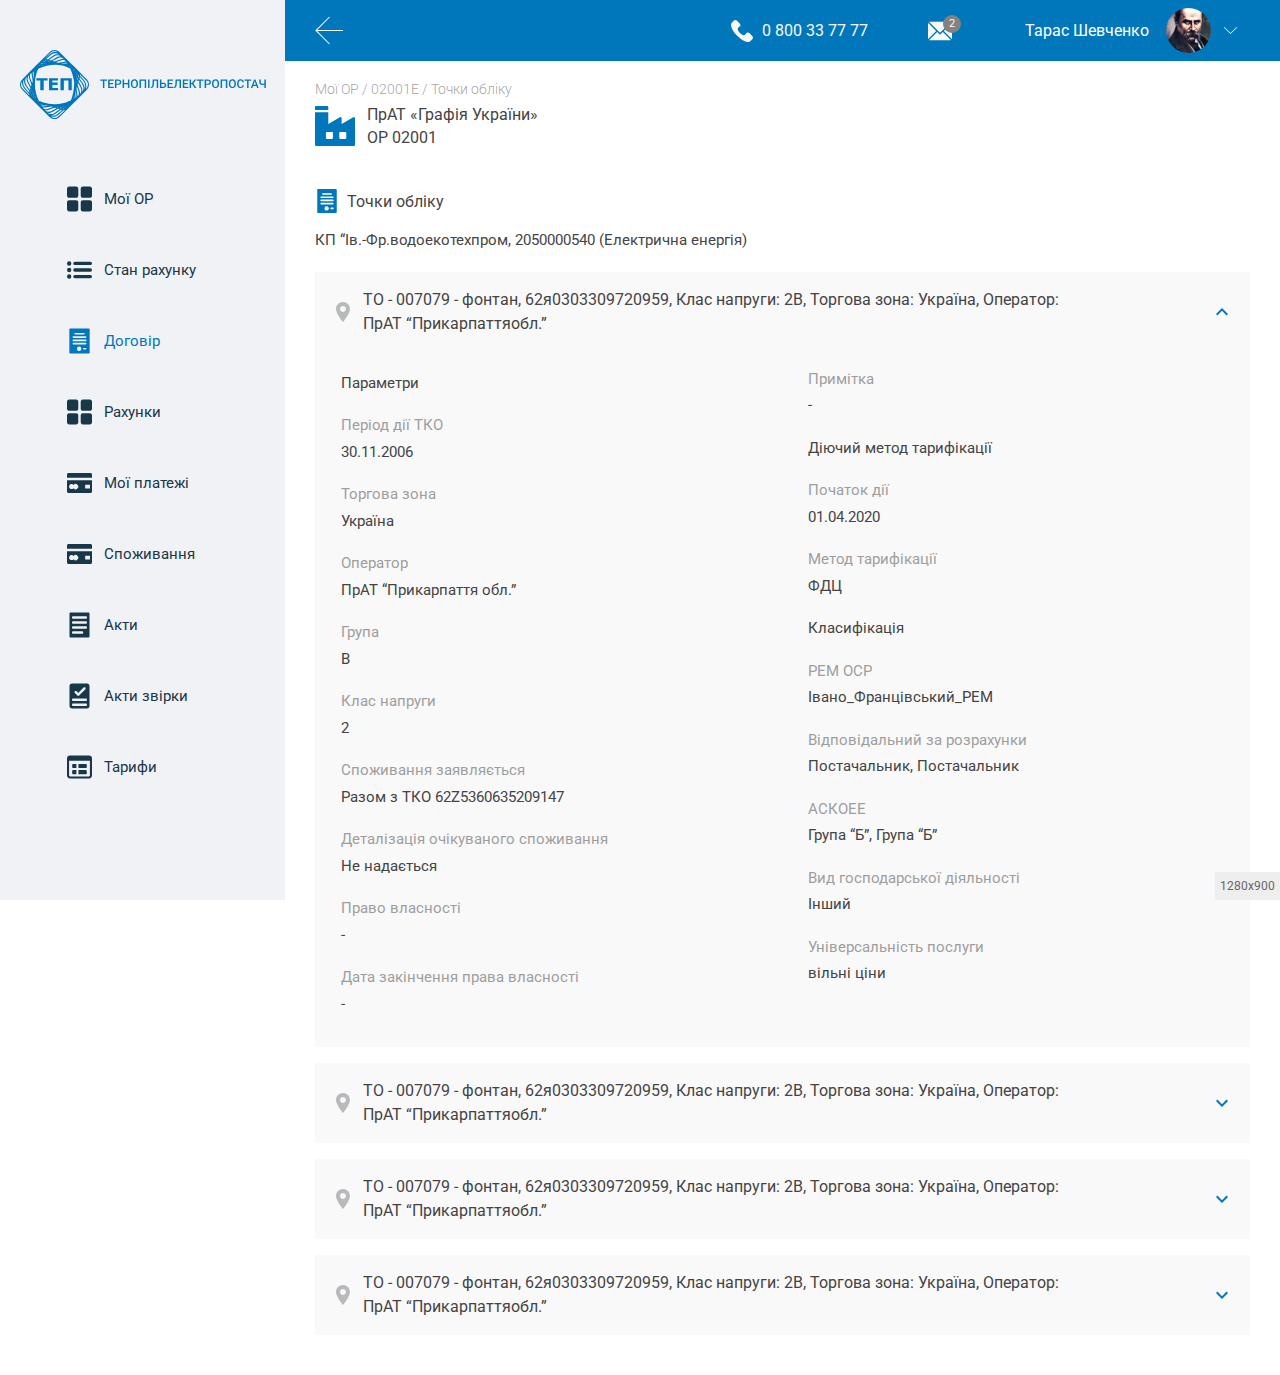
<file: control-points.html>
<!DOCTYPE html>
<html lang="ua">
<head>
	<meta charset="UTF-8">
	<meta name="viewport" content="width=device-width, initial-scale=1, shrink-to-fit=no">
	<title>Точки обліку | ТЕП</title>

	<link rel="stylesheet" href="css/slick.min.css">
	<link rel="stylesheet" href="css/main.css">
</head>
<body>
	<div class="wrapper" id="top">
		<div class="page">
			<aside class="page-sidebar">
				<button class="menu-opener" aria-label="Закрити меню">
					<span class="bar"></span>
					<span class="bar"></span>
					<span class="bar"></span>
				</button>

				<a href="index.html" class="logo-block">
					<span class="block-image">
						<img src="img/logo-small.svg" alt="" class="small-logo">
						<img src="img/logo.svg" alt="" class="default">
					</span>
				</a>

				<nav class="sidebar-nav">
					<ul>
						<li>
							<a href="#">
								<svg class="link-icon">
									<use xlink:href="img/icons-sprite.svg#tiles"></use>
								</svg>
								<span class="link-text">Мої ОР</span>
							</a>
						</li>
						<li>
							<a href="#">
								<svg class="link-icon">
									<use xlink:href="img/icons-sprite.svg#list"></use>
								</svg>
								<span class="link-text">Стан рахунку</span>
							</a>
						</li>
						<li class="current-menu-item">
							<a href="#">
								<svg class="link-icon">
									<use xlink:href="img/icons-sprite.svg#contract"></use>
								</svg>
								<span class="link-text">Договір</span>
							</a>
						</li>
						<li>
							<a href="#">
								<svg class="link-icon">
									<use xlink:href="img/icons-sprite.svg#tiles"></use>
								</svg>
								<span class="link-text">Рахунки</span>
							</a>
						</li>
						<li>
							<a href="#">
								<svg class="link-icon">
									<use xlink:href="img/icons-sprite.svg#card"></use>
								</svg>
								<span class="link-text">Мої платежі</span>
							</a>
						</li>
						<li>
							<a href="#">
								<svg class="link-icon">
									<use xlink:href="img/icons-sprite.svg#card"></use>
								</svg>
								<span class="link-text">Споживання</span>
							</a>
						</li>
						<li>
							<a href="#">
								<svg class="link-icon">
									<use xlink:href="img/icons-sprite.svg#file"></use>
								</svg>
								<span class="link-text">Акти</span>
							</a>
						</li>
						<li>
							<a href="#">
								<svg class="link-icon">
									<use xlink:href="img/icons-sprite.svg#file-checked"></use>
								</svg>
								<span class="link-text">Акти звірки</span>
							</a>
						</li>
						<li>
							<a href="#">
								<svg class="link-icon">
									<use xlink:href="img/icons-sprite.svg#spreadsheet"></use>
								</svg>
								<span class="link-text">Тарифи</span>
							</a>
						</li>
					</ul>
				</nav>
			</aside>
			<div class="page-content">
				<header class="header">
					<div class="container">
						<div class="header-inner">
							<div class="header-block">
								<button class="menu-opener" aria-label="Навігація">
									<span class="bar"></span>
									<span class="bar"></span>
									<span class="bar"></span>
								</button>
							</div>
							<div class="header-block">
								<div class="header-actions-list">
									<div class="item">
										<a href="tel:0800337777" class="phone-link">
											<svg class="link-icon">
												<use xlink:href="img/icons-sprite.svg#phone"></use>
											</svg>
											<span class="link-text">0 800 33 77 77</span>
										</a>
									</div>
									<div class="item">
										<div class="notifications-block" data-modal="#notifications-modal">
											<svg class="block-icon">
												<use xlink:href="img/icons-sprite.svg#envelope"></use>
											</svg>
											<div class="block-count">2</div>
										</div>
									</div>
									<div class="item">
										<div class="user-actions-block">
											<div class="block-content">
												<div class="user-name">Тарас <span class="surname">Шевченко</span></div>
												<div class="avatar small">
													<img src="img/tmp/avatar.jpg" alt="">
												</div>
												<div class="block-opener"></div>
											</div>
											<div class="block-dropdown"></div>
										</div>
									</div>
								</div>
							</div>
						</div>
					</div>
				</header>

				<main class="main-content">
					<section class="default-section">
						<div class="container">
							<ul class="breadcrumbs">
								<li><a href="#">Мої ОР</a></li>
								<li><a href="#">02001Е</a></li>
								<li><a href="#">Точки обліку</a></li>
							</ul>
							<div class="page-title">
								<div class="item">
									<div class="category-caption with-paddings">
										<svg class="block-icon no-bg">
											<use xlink:href="img/icons-sprite.svg#factory"></use>
										</svg>
										<h1 class="block-text">ПрАТ «Графія України» <br>ОР 02001</h1>
									</div>
								</div>
								<!-- <div class="item sm-hidden">
									<h2 class="tpg-h2">Електрична енергія</h2>
									<div class="flex-end">
										<a href="index.html" class="btn">Мої ОР</a>
									</div>
								</div> -->
							</div>
						</div>
					</section>

					<div class="default-section">
						<div class="container">
							<div class="ibox fullheight">
								<div class="ibox-title">
									<div class="item">
										<div class="category-caption">
											<svg class="block-icon no-bg orange">
												<use xlink:href="img/icons-sprite.svg#contract"></use>
											</svg>
											<h3 class="block-text tpg-h3">Точки обліку</h3>
										</div>
										<p style="margin-top: 16px;">КП “Ів.-Фр.водоекотехпром, 2050000540 (Електрична енергія)</p>
									</div>
								</div>

								<div class="ibox-content">
									<div class="accordion opened-on-load">
										<div class="ac-header">
											<svg class="ac-icon">
												<use xlink:href="img/icons-sprite.svg#location"></use>
											</svg>
											<h3 class="ac-caption">ТО - 007079 - фонтан, 62я0303309720959, Клас напруги: 2В, Торгова зона: Україна, Оператор: ПрАТ “Прикарпаттяобл.”</h3>
											<button class="ac-opener" aria-label="Відкрити/Закрити"></button>
										</div>
										<div class="ac-content">
											<div class="stats-list columns-2">
												<div class="item">
													<div class="item-label"></div>
													<div class="item-value">Параметри</div>
												</div>
												<div class="item">
													<div class="item-label">Період дії ТКО</div>
													<div class="item-value">30.11.2006</div>
												</div>
												<div class="item">
													<div class="item-label">Торгова зона</div>
													<div class="item-value">Україна</div>
												</div>
												<div class="item">
													<div class="item-label">Оператор</div>
													<div class="item-value">ПрАТ “Прикарпаття обл.”</div>
												</div>
												<div class="item">
													<div class="item-label">Група</div>
													<div class="item-value">В</div>
												</div>
												<div class="item">
													<div class="item-label">Клас напруги</div>
													<div class="item-value">2</div>
												</div>
												<div class="item">
													<div class="item-label">Споживання заявляється</div>
													<div class="item-value">Разом з ТКО 62Z5360635209147</div>
												</div>
												<div class="item">
													<div class="item-label">Деталізація очікуваного споживання</div>
													<div class="item-value">Не надається</div>
												</div>
												<div class="item">
													<div class="item-label">Право власності</div>
													<div class="item-value">-</div>
												</div>
												<div class="item">
													<div class="item-label">Дата закінчення права власності</div>
													<div class="item-value">-</div>
												</div>
												<div class="item">
													<div class="item-label">Примітка</div>
													<div class="item-value">-</div>
												</div>
												<div class="item">
													<div class="item-label"></div>
													<div class="item-value">Діючий метод тарифікації</div>
												</div>
												<div class="item">
													<div class="item-label">Початок дії</div>
													<div class="item-value">01.04.2020</div>
												</div>
												<div class="item">
													<div class="item-label">Метод тарифікації</div>
													<div class="item-value">ФДЦ</div>
												</div>
												<div class="item">
													<div class="item-label"></div>
													<div class="item-value">Класифікація</div>
												</div>
												<div class="item">
													<div class="item-label">РЕМ ОСР</div>
													<div class="item-value">Івано_Францівський_РЕМ</div>
												</div>
												<div class="item">
													<div class="item-label">Відповідальний за розрахунки</div>
													<div class="item-value">Постачальник, Постачальник</div>
												</div>
												<div class="item">
													<div class="item-label">АСКОЕЕ</div>
													<div class="item-value">Група “Б”, Група “Б”</div>
												</div>
												<div class="item">
													<div class="item-label">Вид господарської діяльності</div>
													<div class="item-value">Інший</div>
												</div>
												<div class="item">
													<div class="item-label">Універсальність послуги</div>
													<div class="item-value">вільні ціни</div>
												</div>
											</div>
										</div>
									</div>
									<div class="accordion">
										<div class="ac-header">
											<svg class="ac-icon">
												<use xlink:href="img/icons-sprite.svg#location"></use>
											</svg>
											<h3 class="ac-caption">ТО - 007079 - фонтан, 62я0303309720959, Клас напруги: 2В, Торгова зона: Україна, Оператор: ПрАТ “Прикарпаттяобл.”</h3>
											<button class="ac-opener" aria-label="Відкрити/Закрити"></button>
										</div>
										<div class="ac-content">
											<div class="stats-list columns-2">
												<div class="item">
													<div class="item-label"></div>
													<div class="item-value">Параметри</div>
												</div>
												<div class="item">
													<div class="item-label">Період дії ТКО</div>
													<div class="item-value">30.11.2006</div>
												</div>
												<div class="item">
													<div class="item-label">Торгова зона</div>
													<div class="item-value">Україна</div>
												</div>
												<div class="item">
													<div class="item-label">Оператор</div>
													<div class="item-value">ПрАТ “Прикарпаття обл.”</div>
												</div>
												<div class="item">
													<div class="item-label">Група</div>
													<div class="item-value">В</div>
												</div>
												<div class="item">
													<div class="item-label">Клас напруги</div>
													<div class="item-value">2</div>
												</div>
												<div class="item">
													<div class="item-label">Споживання заявляється</div>
													<div class="item-value">Разом з ТКО 62Z5360635209147</div>
												</div>
												<div class="item">
													<div class="item-label">Деталізація очікуваного споживання</div>
													<div class="item-value">Не надається</div>
												</div>
												<div class="item">
													<div class="item-label">Право власності</div>
													<div class="item-value">-</div>
												</div>
												<div class="item">
													<div class="item-label">Дата закінчення права власності</div>
													<div class="item-value">-</div>
												</div>
												<div class="item">
													<div class="item-label">Примітка</div>
													<div class="item-value">-</div>
												</div>
												<div class="item">
													<div class="item-label"></div>
													<div class="item-value">Діючий метод тарифікації</div>
												</div>
												<div class="item">
													<div class="item-label">Початок дії</div>
													<div class="item-value">01.04.2020</div>
												</div>
												<div class="item">
													<div class="item-label">Метод тарифікації</div>
													<div class="item-value">ФДЦ</div>
												</div>
												<div class="item">
													<div class="item-label"></div>
													<div class="item-value">Класифікація</div>
												</div>
												<div class="item">
													<div class="item-label">РЕМ ОСР</div>
													<div class="item-value">Івано_Францівський_РЕМ</div>
												</div>
												<div class="item">
													<div class="item-label">Відповідальний за розрахунки</div>
													<div class="item-value">Постачальник, Постачальник</div>
												</div>
												<div class="item">
													<div class="item-label">АСКОЕЕ</div>
													<div class="item-value">Група “Б”, Група “Б”</div>
												</div>
												<div class="item">
													<div class="item-label">Вид господарської діяльності</div>
													<div class="item-value">Інший</div>
												</div>
												<div class="item">
													<div class="item-label">Універсальність послуги</div>
													<div class="item-value">вільні ціни</div>
												</div>
											</div>
										</div>
									</div>
									<div class="accordion">
										<div class="ac-header">
											<svg class="ac-icon">
												<use xlink:href="img/icons-sprite.svg#location"></use>
											</svg>
											<h3 class="ac-caption">ТО - 007079 - фонтан, 62я0303309720959, Клас напруги: 2В, Торгова зона: Україна, Оператор: ПрАТ “Прикарпаттяобл.”</h3>
											<button class="ac-opener" aria-label="Відкрити/Закрити"></button>
										</div>
										<div class="ac-content">
											<div class="stats-list columns-2">
												<div class="item">
													<div class="item-label"></div>
													<div class="item-value">Параметри</div>
												</div>
												<div class="item">
													<div class="item-label">Період дії ТКО</div>
													<div class="item-value">30.11.2006</div>
												</div>
												<div class="item">
													<div class="item-label">Торгова зона</div>
													<div class="item-value">Україна</div>
												</div>
												<div class="item">
													<div class="item-label">Оператор</div>
													<div class="item-value">ПрАТ “Прикарпаття обл.”</div>
												</div>
												<div class="item">
													<div class="item-label">Група</div>
													<div class="item-value">В</div>
												</div>
												<div class="item">
													<div class="item-label">Клас напруги</div>
													<div class="item-value">2</div>
												</div>
												<div class="item">
													<div class="item-label">Споживання заявляється</div>
													<div class="item-value">Разом з ТКО 62Z5360635209147</div>
												</div>
												<div class="item">
													<div class="item-label">Деталізація очікуваного споживання</div>
													<div class="item-value">Не надається</div>
												</div>
												<div class="item">
													<div class="item-label">Право власності</div>
													<div class="item-value">-</div>
												</div>
												<div class="item">
													<div class="item-label">Дата закінчення права власності</div>
													<div class="item-value">-</div>
												</div>
												<div class="item">
													<div class="item-label">Примітка</div>
													<div class="item-value">-</div>
												</div>
												<div class="item">
													<div class="item-label"></div>
													<div class="item-value">Діючий метод тарифікації</div>
												</div>
												<div class="item">
													<div class="item-label">Початок дії</div>
													<div class="item-value">01.04.2020</div>
												</div>
												<div class="item">
													<div class="item-label">Метод тарифікації</div>
													<div class="item-value">ФДЦ</div>
												</div>
												<div class="item">
													<div class="item-label"></div>
													<div class="item-value">Класифікація</div>
												</div>
												<div class="item">
													<div class="item-label">РЕМ ОСР</div>
													<div class="item-value">Івано_Францівський_РЕМ</div>
												</div>
												<div class="item">
													<div class="item-label">Відповідальний за розрахунки</div>
													<div class="item-value">Постачальник, Постачальник</div>
												</div>
												<div class="item">
													<div class="item-label">АСКОЕЕ</div>
													<div class="item-value">Група “Б”, Група “Б”</div>
												</div>
												<div class="item">
													<div class="item-label">Вид господарської діяльності</div>
													<div class="item-value">Інший</div>
												</div>
												<div class="item">
													<div class="item-label">Універсальність послуги</div>
													<div class="item-value">вільні ціни</div>
												</div>
											</div>
										</div>
									</div>
									<div class="accordion">
										<div class="ac-header">
											<svg class="ac-icon">
												<use xlink:href="img/icons-sprite.svg#location"></use>
											</svg>
											<h3 class="ac-caption">ТО - 007079 - фонтан, 62я0303309720959, Клас напруги: 2В, Торгова зона: Україна, Оператор: ПрАТ “Прикарпаттяобл.”</h3>
											<button class="ac-opener" aria-label="Відкрити/Закрити"></button>
										</div>
										<div class="ac-content">
											<div class="stats-list columns-2">
												<div class="item">
													<div class="item-label"></div>
													<div class="item-value">Параметри</div>
												</div>
												<div class="item">
													<div class="item-label">Період дії ТКО</div>
													<div class="item-value">30.11.2006</div>
												</div>
												<div class="item">
													<div class="item-label">Торгова зона</div>
													<div class="item-value">Україна</div>
												</div>
												<div class="item">
													<div class="item-label">Оператор</div>
													<div class="item-value">ПрАТ “Прикарпаття обл.”</div>
												</div>
												<div class="item">
													<div class="item-label">Група</div>
													<div class="item-value">В</div>
												</div>
												<div class="item">
													<div class="item-label">Клас напруги</div>
													<div class="item-value">2</div>
												</div>
												<div class="item">
													<div class="item-label">Споживання заявляється</div>
													<div class="item-value">Разом з ТКО 62Z5360635209147</div>
												</div>
												<div class="item">
													<div class="item-label">Деталізація очікуваного споживання</div>
													<div class="item-value">Не надається</div>
												</div>
												<div class="item">
													<div class="item-label">Право власності</div>
													<div class="item-value">-</div>
												</div>
												<div class="item">
													<div class="item-label">Дата закінчення права власності</div>
													<div class="item-value">-</div>
												</div>
												<div class="item">
													<div class="item-label">Примітка</div>
													<div class="item-value">-</div>
												</div>
												<div class="item">
													<div class="item-label"></div>
													<div class="item-value">Діючий метод тарифікації</div>
												</div>
												<div class="item">
													<div class="item-label">Початок дії</div>
													<div class="item-value">01.04.2020</div>
												</div>
												<div class="item">
													<div class="item-label">Метод тарифікації</div>
													<div class="item-value">ФДЦ</div>
												</div>
												<div class="item">
													<div class="item-label"></div>
													<div class="item-value">Класифікація</div>
												</div>
												<div class="item">
													<div class="item-label">РЕМ ОСР</div>
													<div class="item-value">Івано_Францівський_РЕМ</div>
												</div>
												<div class="item">
													<div class="item-label">Відповідальний за розрахунки</div>
													<div class="item-value">Постачальник, Постачальник</div>
												</div>
												<div class="item">
													<div class="item-label">АСКОЕЕ</div>
													<div class="item-value">Група “Б”, Група “Б”</div>
												</div>
												<div class="item">
													<div class="item-label">Вид господарської діяльності</div>
													<div class="item-value">Інший</div>
												</div>
												<div class="item">
													<div class="item-label">Універсальність послуги</div>
													<div class="item-value">вільні ціни</div>
												</div>
											</div>
										</div>
									</div>
								</div>
							</div>
						</div>
					</div>
				</main>
			</div>
		</div>
		<footer class="footer" role="contentinfo"></footer>
	</div>

	<div class="modal" id="notifications-modal" tabindex="-1">
		<div class="modal-dialog">
			<div class="modal-content">
				<!-- <button class="modal-close" aria-label="Закрыть"></button> -->
				<h3 class="modal-caption">Інформація</h3>
				<div class="modal-text">
					<p>Доводимо до Вашого відому що з 01 березня 2020 року змінюється тариф на передачу магістральними мережами НЕК «Укренерго», який є складовою ціни на електричну енергію. Зміни затверджені Постановою НКРЕКП від 23 січня 2020 року № 817.</p>
					<p>Новий тариф становить 157,13 грн./МВт.год. (ріст складає 14%).</p>
				</div>
				<div class="modal-footer">
					<button class="js-modal-close text-btn">
						<span class="btn-text">Ознайомлений</span>
						<svg class="btn-icon">
							<use xlink:href="img/icons-sprite.svg#arrow-right"></use>
						</svg>
					</button>
				</div>
			</div>
		</div>
	</div>

	<script src="js/jquery.min.js"></script>
	<script src="js/slick.min.js"></script>
	<script src="js/scripts.js"></script>
</body>
</html>
</file>
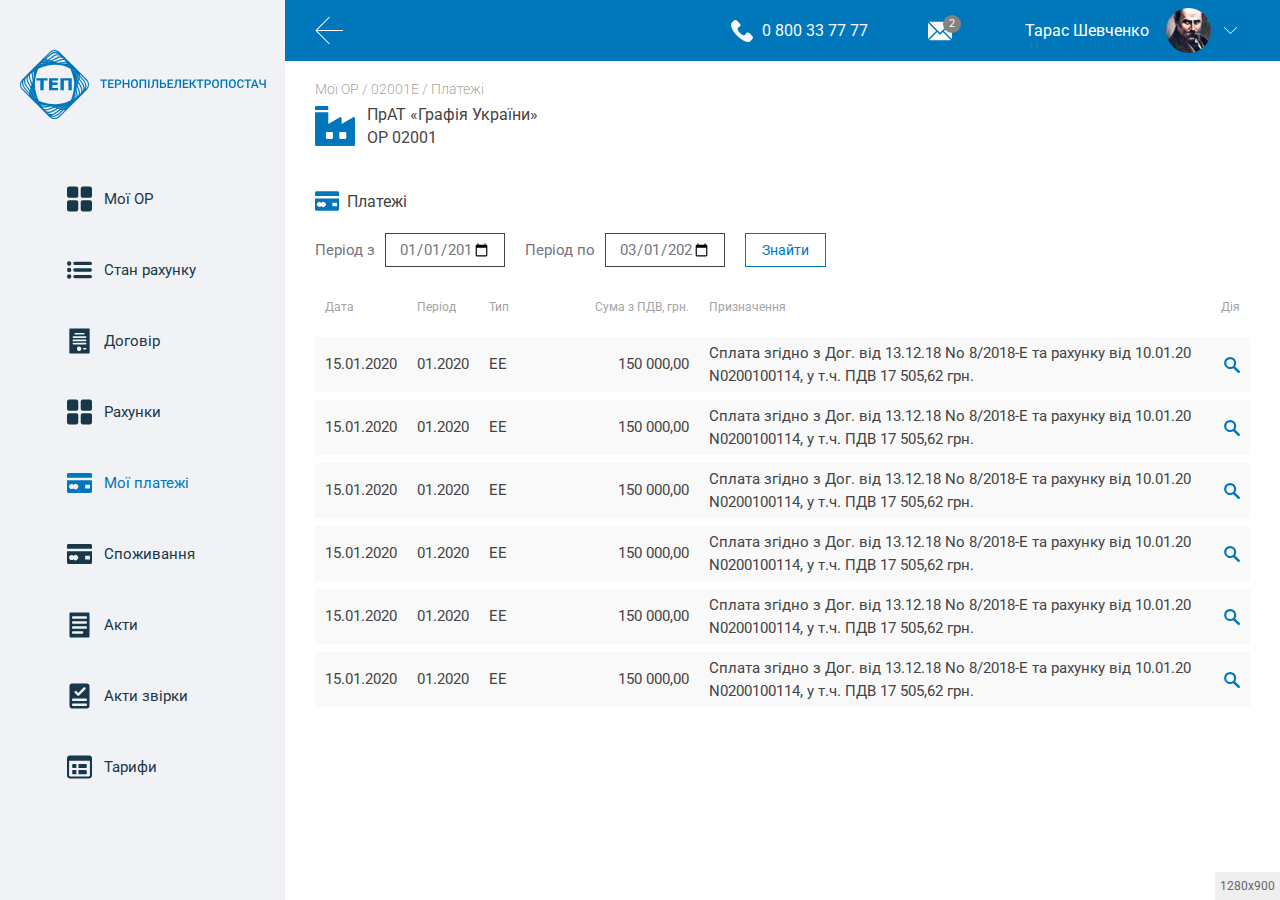
<file: payments.html>
<!DOCTYPE html>
<html lang="ua">
<head>
	<meta charset="UTF-8">
	<meta name="viewport" content="width=device-width, initial-scale=1, shrink-to-fit=no">
	<title>Платежі | ТЕП</title>

	<link rel="stylesheet" href="css/slick.min.css">
	<link rel="stylesheet" href="css/main.css">
</head>
<body>
	<div class="wrapper" id="top">
		<div class="page">
			<aside class="page-sidebar">
				<button class="menu-opener" aria-label="Закрити меню">
					<span class="bar"></span>
					<span class="bar"></span>
					<span class="bar"></span>
				</button>

				<a href="index.html" class="logo-block">
					<span class="block-image">
						<img src="img/logo-small.svg" alt="" class="small-logo">
						<img src="img/logo.svg" alt="" class="default">
					</span>
				</a>

				<nav class="sidebar-nav">
					<ul>
						<li>
							<a href="#">
								<svg class="link-icon">
									<use xlink:href="img/icons-sprite.svg#tiles"></use>
								</svg>
								<span class="link-text">Мої ОР</span>
							</a>
						</li>
						<li>
							<a href="#">
								<svg class="link-icon">
									<use xlink:href="img/icons-sprite.svg#list"></use>
								</svg>
								<span class="link-text">Стан рахунку</span>
							</a>
						</li>
						<li>
							<a href="#">
								<svg class="link-icon">
									<use xlink:href="img/icons-sprite.svg#contract"></use>
								</svg>
								<span class="link-text">Договір</span>
							</a>
						</li>
						<li>
							<a href="#">
								<svg class="link-icon">
									<use xlink:href="img/icons-sprite.svg#tiles"></use>
								</svg>
								<span class="link-text">Рахунки</span>
							</a>
						</li>
						<li class="current-menu-item">
							<a href="#">
								<svg class="link-icon">
									<use xlink:href="img/icons-sprite.svg#card"></use>
								</svg>
								<span class="link-text">Мої платежі</span>
							</a>
						</li>
						<li>
							<a href="#">
								<svg class="link-icon">
									<use xlink:href="img/icons-sprite.svg#card"></use>
								</svg>
								<span class="link-text">Споживання</span>
							</a>
						</li>
						<li>
							<a href="#">
								<svg class="link-icon">
									<use xlink:href="img/icons-sprite.svg#file"></use>
								</svg>
								<span class="link-text">Акти</span>
							</a>
						</li>
						<li>
							<a href="#">
								<svg class="link-icon">
									<use xlink:href="img/icons-sprite.svg#file-checked"></use>
								</svg>
								<span class="link-text">Акти звірки</span>
							</a>
						</li>
						<li>
							<a href="#">
								<svg class="link-icon">
									<use xlink:href="img/icons-sprite.svg#spreadsheet"></use>
								</svg>
								<span class="link-text">Тарифи</span>
							</a>
						</li>
					</ul>
				</nav>
			</aside>
			<div class="page-content">
				<header class="header">
					<div class="container">
						<div class="header-inner">
							<div class="header-block">
								<button class="menu-opener" aria-label="Навігація">
									<span class="bar"></span>
									<span class="bar"></span>
									<span class="bar"></span>
								</button>
							</div>
							<div class="header-block">
								<div class="header-actions-list">
									<div class="item">
										<a href="tel:0800337777" class="phone-link">
											<svg class="link-icon">
												<use xlink:href="img/icons-sprite.svg#phone"></use>
											</svg>
											<span class="link-text">0 800 33 77 77</span>
										</a>
									</div>
									<div class="item">
										<div class="notifications-block" data-modal="#notifications-modal">
											<svg class="block-icon">
												<use xlink:href="img/icons-sprite.svg#envelope"></use>
											</svg>
											<div class="block-count">2</div>
										</div>
									</div>
									<div class="item">
										<div class="user-actions-block">
											<div class="block-content">
												<div class="user-name">Тарас <span class="surname">Шевченко</span></div>
												<div class="avatar small">
													<img src="img/tmp/avatar.jpg" alt="">
												</div>
												<div class="block-opener"></div>
											</div>
											<div class="block-dropdown"></div>
										</div>
									</div>
								</div>
							</div>
						</div>
					</div>
				</header>

				<main class="main-content">
					<section class="default-section">
						<div class="container">
							<ul class="breadcrumbs">
								<li><a href="#">Мої ОР</a></li>
								<li><a href="#">02001Е</a></li>
								<li><a href="#">Платежі</a></li>
							</ul>

							<div class="page-title">
								<div class="item">
									<div class="category-caption with-paddings">
										<svg class="block-icon no-bg">
											<use xlink:href="img/icons-sprite.svg#factory"></use>
										</svg>
										<h1 class="block-text">ПрАТ «Графія України» <br>ОР 02001</h1>
									</div>
								</div>
								<!-- <div class="item sm-hidden">
									<h2 class="tpg-h2">Електрична енергія</h2>
									<div class="flex-end">
										<a href="index.html" class="btn">Мої ОР</a>
									</div>
								</div> -->
							</div>
						</div>
					</section>

					<div class="default-section">
						<div class="container">
							<div class="ibox">
								<div class="ibox-title">
									<div class="item fullwidth">
										<div class="category-caption">
											<svg class="block-icon no-bg orange">
												<use xlink:href="img/icons-sprite.svg#card"></use>
											</svg>
											<h3 class="block-text tpg-h3">Платежі</h3>
										</div>
									</div>
									<div class="item">
										<div class="filter-block">
											<div class="block-group">
												<p><span class="lg-hidden">Період </span>з</p>
												<!-- TODO: style -->
												<input type="date" value="2019-01-01">
											</div>
											<div class="block-group">
												<p><span class="lg-hidden">Період </span>по</p>
												<input type="date" value="2020-03-01">
											</div>
											<div class="block-group">
												<button class="btn">Знайти</button>
											</div>
										</div>
									</div>
									<!-- <div class="item">
										<div class="search-block">
											<p>Пошук</p>
											<div class="block-field">
												<input type="text" placeholder="Пошук">
												<button class="action-btn">
													<svg class="btn-icon">
														<use xlink:href="img/icons-sprite.svg#search"></use>
													</svg>
												</button>
											</div>
										</div>
									</div> -->
								</div>

								<div class="ibox-content xs-no-overflow-x">
									<table class="table sm-hidden">
										<thead>
											<tr>
												<th>Дата</th>
												<th>Період</th>
												<th>Тип</th>
												<th class="text-right big-right-padding" style="width: 180px">Сума з ПДВ, грн.</th>
												<th>Призначення</th>
												<th>Дія</th>
											</tr>
										</thead>
										<tbody>
											<tr>
												<td>15.01.2020</td>
												<td>01.2020</td>
												<td>ЕЕ</td>
												<td class="text-right nowrap big-right-padding">150 000,00</td>
												<td>Сплата згідно з Дог. від 13.12.18 No 8/2018-Е та рахунку від 10.01.20 N0200100114, у т.ч. ПДВ 17 505,62 грн.</td>
												<td>
													<div class="table-actions flex-end">
														<button class="action-btn">
															<svg class="btn-icon">
																<use xlink:href="img/icons-sprite.svg#search"></use>
															</svg>
														</button>
													</div>
												</td>
											</tr>
											<tr>
												<td>15.01.2020</td>
												<td>01.2020</td>
												<td>ЕЕ</td>
												<td class="text-right nowrap big-right-padding">150 000,00</td>
												<td>Сплата згідно з Дог. від 13.12.18 No 8/2018-Е та рахунку від 10.01.20 N0200100114, у т.ч. ПДВ 17 505,62 грн.</td>
												<td>
													<div class="table-actions flex-end">
														<button class="action-btn">
															<svg class="btn-icon">
																<use xlink:href="img/icons-sprite.svg#search"></use>
															</svg>
														</button>
													</div>
												</td>
											</tr>
											<tr>
												<td>15.01.2020</td>
												<td>01.2020</td>
												<td>ЕЕ</td>
												<td class="text-right nowrap big-right-padding">150 000,00</td>
												<td>Сплата згідно з Дог. від 13.12.18 No 8/2018-Е та рахунку від 10.01.20 N0200100114, у т.ч. ПДВ 17 505,62 грн.</td>
												<td>
													<div class="table-actions flex-end">
														<button class="action-btn">
															<svg class="btn-icon">
																<use xlink:href="img/icons-sprite.svg#search"></use>
															</svg>
														</button>
													</div>
												</td>
											</tr>
											<tr>
												<td>15.01.2020</td>
												<td>01.2020</td>
												<td>ЕЕ</td>
												<td class="text-right nowrap big-right-padding">150 000,00</td>
												<td>Сплата згідно з Дог. від 13.12.18 No 8/2018-Е та рахунку від 10.01.20 N0200100114, у т.ч. ПДВ 17 505,62 грн.</td>
												<td>
													<div class="table-actions flex-end">
														<button class="action-btn">
															<svg class="btn-icon">
																<use xlink:href="img/icons-sprite.svg#search"></use>
															</svg>
														</button>
													</div>
												</td>
											</tr>
											<tr>
												<td>15.01.2020</td>
												<td>01.2020</td>
												<td>ЕЕ</td>
												<td class="text-right nowrap big-right-padding">150 000,00</td>
												<td>Сплата згідно з Дог. від 13.12.18 No 8/2018-Е та рахунку від 10.01.20 N0200100114, у т.ч. ПДВ 17 505,62 грн.</td>
												<td>
													<div class="table-actions flex-end">
														<button class="action-btn">
															<svg class="btn-icon">
																<use xlink:href="img/icons-sprite.svg#search"></use>
															</svg>
														</button>
													</div>
												</td>
											</tr>
											<tr>
												<td>15.01.2020</td>
												<td>01.2020</td>
												<td>ЕЕ</td>
												<td class="text-right nowrap big-right-padding">150 000,00</td>
												<td>Сплата згідно з Дог. від 13.12.18 No 8/2018-Е та рахунку від 10.01.20 N0200100114, у т.ч. ПДВ 17 505,62 грн.</td>
												<td>
													<div class="table-actions flex-end">
														<button class="action-btn">
															<svg class="btn-icon">
																<use xlink:href="img/icons-sprite.svg#search"></use>
															</svg>
														</button>
													</div>
												</td>
											</tr>
										</tbody>
									</table>

									<div class="sm-visible">
										<div class="slider-with-labels-component">
											<ul class="cmp-labels">
												<li>Дата</li>
												<li>Період</li>
												<li>Тип</li>
												<li>Сума з ПДВ, грн.</li>
												<li>Призначення</li>
												<li>Дія</li>
											</ul>

											<div class="cmp-slider-wrapper">
												<div class="cmp-slider">
													<div class="slide">
														<ul class="slide-list">
															<li>15.01.2020</li>
															<li>01.2020</li>
															<li>ЕЕ</li>
															<li>150 000,00</li>
															<li>Сплата згідно з Дог. від 13.12.18 No 8/2018-Е та рахунку від 10.01.20 N0200100114, у т.ч. ПДВ 17 505,62 грн.</li>
															<li>
																<a href="#" class="btn">
																	<span class="btn-text">Знайти</span>
																	<svg class="btn-icon">
																		<use xlink:href="img/icons-sprite.svg#search"></use>
																	</svg>
																</a>
															</li>
														</ul>
													</div>
													<div class="slide">
														<ul class="slide-list">
															<li>15.01.2020</li>
															<li>01.2020</li>
															<li>ЕЕ</li>
															<li>150 000,00</li>
															<li>Сплата згідно з Дог. від 13.12.18 No 8/2018-Е та рахунку від 10.01.20 N0200100114, у т.ч. ПДВ 17 505,62 грн.</li>
															<li>
																<a href="#" class="btn">
																	<span class="btn-text">Знайти</span>
																	<svg class="btn-icon">
																		<use xlink:href="img/icons-sprite.svg#search"></use>
																	</svg>
																</a>
															</li>
														</ul>
													</div>
													<div class="slide">
														<ul class="slide-list">
															<li>15.01.2020</li>
															<li>01.2020</li>
															<li>ЕЕ</li>
															<li>150 000,00</li>
															<li>Сплата згідно з Дог. від 13.12.18 No 8/2018-Е та рахунку від 10.01.20 N0200100114, у т.ч. ПДВ 17 505,62 грн.</li>
															<li>
																<a href="#" class="btn">
																	<span class="btn-text">Знайти</span>
																	<svg class="btn-icon">
																		<use xlink:href="img/icons-sprite.svg#search"></use>
																	</svg>
																</a>
															</li>
														</ul>
													</div>
												</div>

												<div class="cmp-slider-nav"></div>
											</div>
										</div>
									</div>
								</div>
							</div>
						</div>
					</div>
				</main>
			</div>
		</div>
		<footer class="footer" role="contentinfo"></footer>
	</div>

	<div class="modal" id="notifications-modal" tabindex="-1">
		<div class="modal-dialog">
			<div class="modal-content">
				<!-- <button class="modal-close" aria-label="Закрыть"></button> -->
				<h3 class="modal-caption">Інформація</h3>
				<div class="modal-text">
					<p>Доводимо до Вашого відому що з 01 березня 2020 року змінюється тариф на передачу магістральними мережами НЕК «Укренерго», який є складовою ціни на електричну енергію. Зміни затверджені Постановою НКРЕКП від 23 січня 2020 року № 817.</p>
					<p>Новий тариф становить 157,13 грн./МВт.год. (ріст складає 14%).</p>
				</div>
				<div class="modal-footer">
					<button class="js-modal-close text-btn">
						<span class="btn-text">Ознайомлений</span>
						<svg class="btn-icon">
							<use xlink:href="img/icons-sprite.svg#arrow-right"></use>
						</svg>
					</button>
				</div>
			</div>
		</div>
	</div>

	<script src="js/jquery.min.js"></script>
	<script src="js/slick.min.js"></script>
	<script src="js/scripts.js"></script>
</body>
</html>
</file>
<file: css/main.css>
@charset "UTF-8";@import url(https://fonts.googleapis.com/css2?family=Roboto:wght@400;500;600;700&display=swap);.color-primary{color:#0077BB}.color-white{color:#fff}.push{position:relative}.flex-center{display:-webkit-box;display:-ms-flexbox;display:flex;-webkit-box-align:center;-ms-flex-align:center;align-items:center;-webkit-box-pack:center;-ms-flex-pack:center;justify-content:center}.flex-end,.flex-right{display:-webkit-box;display:-ms-flexbox;display:flex;-webkit-box-align:center;-ms-flex-align:center;align-items:center;-webkit-box-pack:end;-ms-flex-pack:end;justify-content:flex-end}@media screen and (max-width:959px){.md-flex-center{display:-webkit-box;display:-ms-flexbox;display:flex;-webkit-box-align:center;-ms-flex-align:center;align-items:center;-webkit-box-pack:center;-ms-flex-pack:center;justify-content:center}}.object-fit-cover{-o-object-fit:cover;object-fit:cover;-o-object-position:center center;object-position:center center;font-family:'object-fit: cover; object-position: center center;'}.object-fit-contain{-o-object-fit:contain;object-fit:contain;-o-object-position:center center;object-position:center center;font-family:'object-fit: contain; object-position: center center;'}.text-center{text-align:center}.flex-auto{-webkit-box-flex:1;-ms-flex:auto;flex:auto}.text-uppercase{text-transform:uppercase}.nowrap{white-space:nowrap}.lg-visible,.lg-visible-flex{display:none!important}@media screen and (max-width:1259px){.lg-hidden{display:none!important}.lg-visible{display:block!important}.lg-visible-flex{display:-webkit-box!important;display:-ms-flexbox!important;display:flex!important}}.md-visible,.md-visible-flex{display:none!important}@media screen and (max-width:991px){.md-hidden{display:none!important}.md-visible{display:block!important}.md-visible-flex{display:-webkit-box!important;display:-ms-flexbox!important;display:flex!important}}.sm-visible,.sm-visible-flex{display:none!important}@media screen and (max-width:767px){.sm-hidden{display:none!important}.sm-visible{display:block!important}.sm-visible-flex{display:-webkit-box!important;display:-ms-flexbox!important;display:flex!important}}.xs-visible,.xs-visible-flex{display:none!important}@media screen and (max-width:575px){.xs-hidden{display:none!important}.xs-visible{display:block!important}.xs-visible-flex{display:-webkit-box!important;display:-ms-flexbox!important;display:flex!important}}.sub-xs-visible,.sub-xs-visible-flex{display:none!important}@media screen and (max-width:479px){.sub-xs-hidden{display:none!important}.sub-xs-visible{display:block!important}.sub-xs-visible-flex{display:-webkit-box!important;display:-ms-flexbox!important;display:flex!important}}@media screen and (max-width:575px){.xs-flex-right{margin-left:auto}}.window-size{position:fixed;z-index:100;right:0;bottom:0;padding:5px;background:#eee;color:#666;font-size:12px}*,:after,:before{margin:0;padding:0;-webkit-box-sizing:border-box;box-sizing:border-box}body{font-family:"Roboto", Arial, sans-serif;position:relative;background:#fff;background-attachment:fixed;overflow-x:hidden}body.overflow{overflow:hidden}body.modal-visible{overflow:hidden;height:100vh}body img{max-width:unset}ol,ul{list-style:none}button{background:transparent;border:0;cursor:pointer;-webkit-appearance:none;-moz-appearance:none;appearance:none;outline:none!important}a,button{text-decoration:none;-webkit-transition:all 0.3s;-o-transition:all 0.3s;transition:all 0.3s;border:none}a img{border:none!important}h1,h2,h3,h4,h5,h6{margin:0}figure,iframe,picture{display:block}.wrapper{min-height:100vh;position:relative;overflow:hidden;width:100%;display:-webkit-box;display:-ms-flexbox;display:flex;padding-top:61px}@media screen and (max-width:1199px){.wrapper{padding-top:52px}}.auth-page .wrapper{padding-top:0!important}.wrapper .page{padding-left:285px;position:relative;width:100%;-webkit-transition:all 0.3s;-o-transition:all 0.3s;transition:all 0.3s}.wrapper .page.sidebar-minified{padding-left:115px!important}.wrapper .page .page-sidebar{position:fixed;width:285px;color:#fff;left:0;top:0}.wrapper .page .page-sidebar.minified{width:115px}@media screen and (max-width:1859px){.wrapper .page{padding-left:285px}.wrapper .page .page-sidebar{width:285px}}@media screen and (max-width:1199px){.wrapper .page{padding-left:320px}.wrapper .page .page-sidebar{width:320px}}@media screen and (max-width:1199px){.wrapper .page{padding-left:0}.wrapper .page .page-content{width:100vw}.wrapper .page .page-sidebar{z-index:200;-webkit-transform:translateX(-100%);-ms-transform:translateX(-100%);transform:translateX(-100%);width:320px;-webkit-transition:all 0.3s;-o-transition:all 0.3s;transition:all 0.3s}.wrapper .page .page-sidebar.opened{-webkit-transform:translateX(0);-ms-transform:translateX(0);transform:translateX(0)}}.wrapper .page .main-content{padding:20px 0}@media screen and (max-width:1199px){.wrapper .page .main-content{padding:10px 0}}.container{width:100%;padding:0 30px}@media screen and (max-width:1199px){.container{padding:0 20px}}@media screen and (max-width:767px){.container{padding:0 15px}}@media screen and (max-width:575px){.container{padding:0 10px}}.cards-grid{display:-webkit-box;display:-ms-flexbox;display:flex;-ms-flex-wrap:wrap;flex-wrap:wrap;width:calc(100% + 15px * 2);margin-left:-15px;margin-right:-15px;margin-bottom:-42px}.cards-grid .grid-item{padding:0 15px;width:100%;margin-bottom:42px}.cards-grid .grid-item.w50{width:50%}.cards-grid .grid-item.w33{width:33.333%}.cards-grid .grid-item.w66{width:66.666%}@media screen and (max-width:1599px){.cards-grid .grid-item.xl-w100{width:100%}.cards-grid .grid-item.xl-w50{width:50%}}@media screen and (max-width:1199px){.cards-grid .grid-item.lg-w100{width:100%}}@media screen and (max-width:991px){.cards-grid .grid-item.md-w100{width:100%}}@media screen and (max-width:767px){.cards-grid .grid-item.sm-w100{width:100%}}.visually-hidden{position:absolute;width:1px;height:1px;margin:-1px;border:0;padding:0;clip:rect(0 0 0 0);overflow:hidden}body,button{font-size:15px;line-height:1.5;font-family:"Roboto", Arial, sans-serif}@media screen and (max-width:1599px){body,button{font-size:15px}}@media screen and (max-width:1199px){body,button{font-size:14px}}@media screen and (max-width:575px){body,button{font-size:13px}}body{color:#454445}.tpg{color:#454445}.tpg img{display:block;max-width:100%;height:auto}.tpg p{font-size:15px;line-height:1.5;margin:0 0 1.5em}@media screen and (max-width:1439px){.tpg p{font-size:15px}}@media screen and (max-width:1199px){.tpg p{font-size:14px}}@media screen and (max-width:575px){.tpg p{font-size:13px}}.tpg p:last-child{margin-bottom:0}.tpg-h1{font-size:58px;line-height:1.22;font-weight:bold;color:#A4A3A4}.tpg-h1 strong{color:#0077BB}.tpg-h2{font-weight:400;font-size:22px;margin-bottom:7px;line-height:1.45}.tpg-h2:last-child{margin-bottom:0}@media screen and (max-width:767px){.tpg-h2{font-size:16px}}.tpg-h3,.tpg-h4{font-size:18px;font-weight:400;line-height:1.25}.tpg-h3 strong,.tpg-h4 strong{font-weight:400;color:#0077BB}.tpg-h3.small,.tpg-h4.small{font-size:16px}.section-caption{margin-bottom:5px}.section-caption .sc-title{font-size:18px;line-height:1.2;color:#747580;font-weight:300}.category-caption{display:-webkit-box;display:-ms-flexbox;display:flex;-webkit-box-align:center;-ms-flex-align:center;align-items:center}.category-caption.add-top-padding{padding-top:14px;margin-bottom:6px}.category-caption .block-icon{width:50px;height:50px;display:-webkit-box;display:-ms-flexbox;display:flex;-webkit-box-align:center;-ms-flex-align:center;align-items:center;-webkit-box-pack:center;-ms-flex-pack:center;justify-content:center;position:relative;-webkit-box-flex:0;-ms-flex:none;flex:none;margin-right:12px;background:#0077BB;border-radius:50%;fill:#0077BB}.category-caption .block-icon img{display:block;max-width:50%;max-height:50%}.category-caption .block-icon.orange{fill:#0077BB}.category-caption .block-icon.no-bg{background:transparent;width:40px;height:40px;border-radius:0}.category-caption .block-icon.no-bg img{max-width:100%;max-height:100%}.category-caption .block-text{font-weight:400;font-size:16px;line-height:1.45}@media screen and (max-width:575px){.category-caption .block-icon{width:30px;height:30px;margin-right:10px}.category-caption .block-text{font-size:16px}}.text-btn{display:-webkit-box;display:-ms-flexbox;display:flex;-webkit-box-align:center;-ms-flex-align:center;align-items:center}.text-btn .btn-text{margin-right:10px}.text-btn .btn-text:last-child{margin-bottom:0}.text-btn .btn-icon{width:16px;height:16px;display:block;fill:#0dacae}.page-title{display:-webkit-box;display:-ms-flexbox;display:flex;-webkit-box-align:center;-ms-flex-align:center;align-items:center;-webkit-box-pack:justify;-ms-flex-pack:justify;justify-content:space-between;width:calc(100% + 10px * 2);margin-left:-10px;margin-right:-10px}.page-title .item{padding:0 10px}.status.blue{color:#37B578}.status.red{color:#F80C0C}.status.orange{color:#E77A39}.status.green{color:#FF6900}.nowrap{white-space:nowrap}.next-link{display:-webkit-box;display:-ms-flexbox;display:flex;-webkit-box-align:center;-ms-flex-align:center;align-items:center;font-size:14px;color:inherit}.next-link .link-text{margin-right:4px}.next-link .link-icon{display:block;width:10px;height:10px;fill:#0077BB}.next-link:hover{color:#0077BB}[class*=" icon-"],[class^=icon-]{display:-webkit-inline-box;display:-ms-inline-flexbox;display:inline-flex;-webkit-box-align:center;-ms-flex-align:center;align-items:center;-webkit-box-pack:center;-ms-flex-pack:center;justify-content:center;background:url(../img/icons-sprite.png) no-repeat}.icon-arrow-right{background-position:-1px -0px;width:40px;height:12px}.icon-clock-big{background-position:-1px -13px;width:40px;height:40px}.icon-envelope-big{background-position:-1px -54px;width:38px;height:30px}.icon-phone-big{background-position:-1px -85px;width:33px;height:48px}.icon-location-big{background-position:-1px -134px;width:29px;height:40px}.icon-girl{background-position:-1px -175px;width:22px;height:15px}.icon-scissors{background-position:-1px -191px;width:22px;height:24px}.icon-eye{background-position:-1px -216px;width:21px;height:17px}.icon-tube{background-position:-1px -234px;width:21px;height:20px}.icon-body-star{background-position:-1px -255px;width:19px;height:24px}.icon-vk.gradient{background-position:-21px -255px;width:18px;height:10px}.icon-vk{background-position:-21px -266px;width:18px;height:10px}.icon-metro{background-position:-24px -175px;width:16px;height:13px}.icon-instagram.gradient{background-position:-24px -189px;width:15px;height:15px}.icon-instagram{background-position:-24px -205px;width:15px;height:15px}.icon-clock{background-position:-23px -221px;width:14px;height:14px}.icon-phone.gradient{background-position:-23px -236px;width:14px;height:14px}.icon-bottle{background-position:-21px -277px;width:13px;height:24px}.icon-location{background-position:-1px -280px;width:12px;height:16px}.icon-phone{background-position:-1px -297px;width:12px;height:12px}.icon-facebook.gradient{background-position:-31px -134px;width:8px;height:15px}.icon-facebook{background-position:-31px -150px;width:8px;height:15px}.icon-play{width:0;height:0;border-style:solid;border-width:22px 0 22px 36px;border-color:transparent transparent transparent #fff;-webkit-transform:translateX(15%);-ms-transform:translateX(15%);transform:translateX(15%)}.header{position:fixed;top:0;right:0;width:calc(100% - 285px);background:#0077BB;z-index:100;padding:8px 0;-webkit-transition:width 0.3s, -webkit-transform 0.3s;transition:width 0.3s, -webkit-transform 0.3s;-o-transition:transform 0.3s, width 0.3s;transition:transform 0.3s, width 0.3s;transition:transform 0.3s, width 0.3s, -webkit-transform 0.3s}.sidebar-minified .header{width:calc(100% - 115px)}@media screen and (max-width:1859px){.header{width:calc(100% - 285px)}}@media screen and (max-width:1199px){.header{width:calc(100% - 320px)}}@media screen and (max-width:1199px){.header{width:100%}}.header .header-inner{display:-webkit-box;display:-ms-flexbox;display:flex;-webkit-box-align:center;-ms-flex-align:center;align-items:center;-webkit-box-pack:justify;-ms-flex-pack:justify;justify-content:space-between;width:calc(100% + 10px * 2);margin-left:-10px;margin-right:-10px}.header .header-inner .header-block{padding:0 10px}.header-actions-list{display:-webkit-box;display:-ms-flexbox;display:flex;-webkit-box-align:center;-ms-flex-align:center;align-items:center;width:calc(100% + 30px * 2);margin-left:-30px;margin-right:-30px}.header-actions-list .item{padding:0 30px}@media screen and (max-width:767px){.header-actions-list{width:calc(100% + 15px * 2);margin-left:-15px;margin-right:-15px}.header-actions-list .item{padding:0 15px}}@media screen and (max-width:575px){.header-actions-list{width:calc(100% + 10px * 2);margin-left:-10px;margin-right:-10px}.header-actions-list .item{padding:0 10px}}.phone-link{display:-webkit-box;display:-ms-flexbox;display:flex;-webkit-box-align:center;-ms-flex-align:center;align-items:center;font-size:16px;line-height:1.5;color:#F9F9F9;white-space:nowrap}.phone-link .link-icon{display:block;width:22px;height:22px;fill:#F9F9F9;-webkit-box-flex:0;-ms-flex:none;flex:none;margin-right:9px;-webkit-transition:all 0.3s;-o-transition:all 0.3s;transition:all 0.3s}.phone-link.gray{color:#747580}.phone-link.primary{color:#0077BB}.phone-link:focus .link-icon,.phone-link:hover .link-icon{fill:#454445!important}@media screen and (max-width:575px){.header .phone-link .link-icon{margin-right:0}.header .phone-link .link-text{display:none}}.notifications-block{position:relative;cursor:pointer}.notifications-block .block-icon{width:24px;height:24px;display:block;fill:#F9F9F9;-webkit-transition:all 0.3s;-o-transition:all 0.3s;transition:all 0.3s}.notifications-block .block-count{width:18px;height:18px;position:absolute;right:-9px;top:-4px;border-radius:50%;background:#828282;display:-webkit-box;display:-ms-flexbox;display:flex;-webkit-box-align:center;-ms-flex-align:center;align-items:center;-webkit-box-pack:center;-ms-flex-pack:center;justify-content:center;font-size:11px;line-height:1;color:#F9F9F9}.notifications-block:focus .block-icon,.notifications-block:hover .block-icon{fill:#454445}.user-actions-block{display:-webkit-box;display:-ms-flexbox;display:flex;-webkit-box-align:center;-ms-flex-align:center;align-items:center;position:relative;-webkit-transition:all 0.3s;-o-transition:all 0.3s;transition:all 0.3s}.user-actions-block:before{content:'';display:block;width:100%;height:20px;position:absolute;bottom:100%;left:0;background:inherit}.user-actions-block .block-content{display:-webkit-box;display:-ms-flexbox;display:flex;-webkit-box-align:center;-ms-flex-align:center;align-items:center;cursor:pointer;padding:0 13px}.user-actions-block .block-content .user-name{font-size:16px;line-height:1.5;color:#fff;margin-right:17px;white-space:nowrap;-webkit-transition:all 0.3s;-o-transition:all 0.3s;transition:all 0.3s}.user-actions-block .block-content .avatar img{display:block;width:45px;height:45px;border-radius:50%;-o-object-fit:cover;object-fit:cover;-o-object-position:center center;object-position:center center}.user-actions-block .block-opener{margin-left:13px;width:13px;height:13px;-webkit-box-flex:0;-ms-flex:none;flex:none;background:url("data:image/svg+xml,%3Csvg fill='none' xmlns='http://www.w3.org/2000/svg' viewBox='0 0 478 253'%3E%3Cpath d='M248 249L473 24c6-6 6-14 0-19-5-6-14-6-19 0L239 220 23 5C18-1 9-1 4 5c-3 2-4 6-4 9s1 7 4 10l225 225c5 5 14 5 19 0z' fill='%23fff'/%3E%3C/svg%3E") no-repeat center center/contain;-webkit-transition:all 0.3s;-o-transition:all 0.3s;transition:all 0.3s}.user-actions-block .block-dropdown{position:absolute;left:0;top:100%;padding:10px 22px 24px;background:#F9F9F9;width:100%;opacity:0;visibility:hidden;-webkit-transition:all 0.3s;-o-transition:all 0.3s;transition:all 0.3s}.user-actions-block.opened{background:#F9F9F9}.user-actions-block.opened .block-content .user-name{color:#0077BB;font-weight:500}.user-actions-block.opened .block-opener{-webkit-transform:rotate(-180deg);-ms-transform:rotate(-180deg);transform:rotate(-180deg);background-image:url("data:image/svg+xml,%3Csvg fill='none' xmlns='http://www.w3.org/2000/svg' viewBox='0 0 478 253'%3E%3Cpath d='M248 249L473 24c6-6 6-14 0-19-5-6-14-6-19 0L239 220 23 5C18-1 9-1 4 5c-3 2-4 6-4 9s1 7 4 10l225 225c5 5 14 5 19 0z' fill='%230077BB'/%3E%3C/svg%3E")}.user-actions-block.opened .block-dropdown{opacity:1;visibility:visible}.user-actions-block .block-nav{color:#454445;font-size:16px;line-height:1.4}.user-actions-block .block-nav li{margin-bottom:16px}.user-actions-block .block-nav li:last-child{margin-bottom:0;padding-top:20px}.user-actions-block .block-nav li a{color:inherit;text-decoration:none}.user-actions-block .block-nav li a:hover{color:#0077BB}@media screen and (max-width:991px){.user-actions-block .block-content .avatar img{width:36px;height:36px}}@media screen and (max-width:767px){.user-actions-block .block-content .user-name .surname{display:none}}@media screen and (max-width:575px){.user-actions-block .block-content .user-name{margin-right:10px}}@media screen and (max-width:374px){.user-actions-block .block-content .user-name{font-size:14px}}.btn{color:#0077BB;font-weight:400;text-align:center;font-size:14px;line-height:20px;padding:5px 16px;min-height:34px;font-family:"Roboto", Arial, sans-serif;display:-webkit-inline-box;display:-ms-inline-flexbox;display:inline-flex;-webkit-box-align:center;-ms-flex-align:center;align-items:center;-webkit-box-pack:center;-ms-flex-pack:center;justify-content:center;-webkit-transition:all 0.3s;-o-transition:all 0.3s;transition:all 0.3s;border-radius:0;-webkit-appearance:none;-moz-appearance:none;appearance:none;-webkit-box-shadow:none;box-shadow:none;border:1px solid #0077BB;position:relative}.btn:focus{outline:none}.btn:focus,.btn:hover{color:#fff;background:#0077BB}.btn.btn-fullwidth{width:100%}@media screen and (max-width:575px){.btn.xs-fullwidth{width:100%}}.btn .btn-icon{-webkit-box-flex:0;-ms-flex:none;flex:none;width:22px;height:22px;display:block;margin-right:12px;fill:#0077BB;-webkit-transition:all 0.3s;-o-transition:all 0.3s;transition:all 0.3s}.btn:hover .btn-icon{fill:#fff}.action-btn .btn-icon{width:16px;height:16px;fill:#0077BB;display:block;-webkit-transition:all 0.3s;-o-transition:all 0.3s;transition:all 0.3s}.action-btn:focus .btn-icon,.action-btn:hover .btn-icon{fill:#454445}.form-field{position:relative}.form-field .input-field,.form-field textarea{border:1px solid #0077BB;-webkit-appearance:none;-moz-appearance:none;appearance:none;background:transparent;border-radius:0;-webkit-box-flex:1;-ms-flex:auto;flex:auto;height:66px;font-size:18px;color:#fff;font-family:"Roboto", Arial, sans-serif;padding:0 22px;outline:none!important;-webkit-transition:all 0.3s;-o-transition:all 0.3s;transition:all 0.3s;width:100%;font-weight:bold}.form-field .input-field::-webkit-input-placeholder,.form-field textarea::-webkit-input-placeholder{color:#fff;opacity:1;-webkit-transition:all 0.3s;-o-transition:all 0.3s;transition:all 0.3s}.form-field .input-field:-ms-input-placeholder,.form-field textarea:-ms-input-placeholder{color:#fff;opacity:1;-webkit-transition:all 0.3s;-o-transition:all 0.3s;transition:all 0.3s}.form-field .input-field::-ms-input-placeholder,.form-field textarea::-ms-input-placeholder{color:#fff;opacity:1;-webkit-transition:all 0.3s;-o-transition:all 0.3s;transition:all 0.3s}.form-field .input-field::placeholder,.form-field textarea::placeholder{color:#fff;opacity:1;-webkit-transition:all 0.3s;-o-transition:all 0.3s;transition:all 0.3s}.form-field .input-field:focus,.form-field textarea:focus{border-color:#0077BB}.form-field .input-field:focus::-webkit-input-placeholder,.form-field textarea:focus::-webkit-input-placeholder{opacity:1}.form-field .input-field:focus:-ms-input-placeholder,.form-field textarea:focus:-ms-input-placeholder{opacity:1}.form-field .input-field:focus::-ms-input-placeholder,.form-field textarea:focus::-ms-input-placeholder{opacity:1}.form-field .input-field:focus::placeholder,.form-field textarea:focus::placeholder{opacity:1}.form-field textarea{resize:none;padding:15px 15px;height:194px}.select-field{position:relative}.select-field:after{content:'';display:block;width:30px;height:30px;background:url("data:image/svg+xml,%3Csvg xmlns='http://www.w3.org/2000/svg' viewBox='0 0 7 4'%3E%3Cpath fill-rule='evenodd' fill='%23202066' d='M6.8 1l-3 2.8c-.1.2-.5.2-.7 0L0 1a.5.5 0 010-.7c.3-.3.6-.3.8 0l2.6 2.4L6 .2c.2-.3.6-.3.8 0 .2.2.2.5 0 .7z'/%3E%3C/svg%3E") no-repeat center center;background-size:7px 4px;position:absolute;right:0;top:0;pointer-events:none}.select-field select{-webkit-appearance:none;-moz-appearance:none;appearance:none;border:1px solid rgba(69, 68, 69, 0.7);height:30px;width:100%;background:transparent;padding:0 46px 0 15px;color:#747580;font-size:15px;cursor:pointer;border-radius:0;-webkit-transition:all 0.3s;-o-transition:all 0.3s;transition:all 0.3s;max-width:200px}.select-field select:focus{outline:none;border-color:#0077BB}.select-field.no-border select{border:0;padding-left:0;padding-right:30px;color:#747580;height:30px}.select-field.no-border:after{height:30px;background-position:right center}.form .form-label{font-size:11px;line-height:1.3;color:#95a1ad;text-transform:uppercase;margin-bottom:7px;letter-spacing:0.1em}.form .form-row{margin-bottom:24px}.form .form-row.last,.form .form-row:last-child{margin-bottom:0!important}.form .form-row.columns-2{display:-webkit-box;display:-ms-flexbox;display:flex;-ms-flex-wrap:wrap;flex-wrap:wrap;width:calc(100% + 10px * 2);margin-left:-10px;margin-right:-10px}.form .form-row.columns-2 .column{width:50%;padding:0 10px}@media screen and (max-width:991px){.form .form-row{margin-bottom:18px}.form .form-row:last-child{margin-bottom:0}.form .form-row.md-columns-1 .column{width:100%;margin-bottom:18px}.form .form-row.md-columns-1 .column:last-child{margin-bottom:0}}@media screen and (max-width:767px){.form .form-row{margin-bottom:18px}.form .form-row:last-child{margin-bottom:0}.form .form-row.sm-columns-1 .column{width:100%;margin-bottom:18px}.form .form-row.sm-columns-1 .column:last-child{margin-bottom:0}}.number-checkbox{color:#0077BB;font-weight:300;text-align:center;font-size:20px;line-height:20px;min-height:42px;font-family:"Roboto", Arial, sans-serif;display:-webkit-box;display:-ms-flexbox;display:flex;text-transform:uppercase;-webkit-transition:all 0.3s;-o-transition:all 0.3s;transition:all 0.3s;border-radius:0;-webkit-appearance:none;-moz-appearance:none;appearance:none;-webkit-box-shadow:none;box-shadow:none;border:1px solid #0077BB;position:relative;cursor:pointer}.number-checkbox input{position:absolute;width:1px;height:1px;margin:-1px;border:0;padding:0;clip:rect(0 0 0 0);overflow:hidden}.number-checkbox .label-text{position:relative;z-index:2;width:100%;display:-webkit-box;display:-ms-flexbox;display:flex;-webkit-box-align:center;-ms-flex-align:center;align-items:center;-webkit-box-pack:center;-ms-flex-pack:center;justify-content:center;padding:5px 13px}.number-checkbox .label-text:after,.number-checkbox .label-text:before,.number-checkbox:after,.number-checkbox:before{content:'';display:block;width:5px;height:5px;background:#fff;position:absolute;-webkit-transition:all 0.3s;-o-transition:all 0.3s;transition:all 0.3s}.number-checkbox:before{left:-1px;top:-1px;border-top:1px solid #0077BB;border-left:1px solid #0077BB}.number-checkbox:after{right:-1px;top:-1px;border-top:1px solid #0077BB;border-right:1px solid #0077BB}.number-checkbox .label-text:before{left:-1px;bottom:-1px;border-bottom:1px solid #0077BB;border-left:1px solid #0077BB}.number-checkbox .label-text:after{right:-1px;bottom:-1px;border-bottom:1px solid #0077BB;border-right:1px solid #0077BB}.number-checkbox:focus{outline:none}.number-checkbox input:checked+.label-text{background:url("data:image/svg+xml,%3Csvg width='6' height='6' fill='none' xmlns='http://www.w3.org/2000/svg'%3E%3Cpath fill='%23213a39' d='M0 0h1v1H0zM1 5h1v1H1zM2 4h1v1H2zM3 3h1v1H3zM4 2h1v1H4zM5 1h1v1H5z'/%3E%3C/svg%3E");background-size:6px 6px}.slick-slider{width:calc(100% + 15px * 2);margin:-30px -15px}.slick-slider .slick-slide{outline:none!important;padding:30px 15px}.slick-arrow{height:7px;width:23px;display:-webkit-box;display:-ms-flexbox;display:flex;-webkit-box-align:center;-ms-flex-align:center;align-items:center;-webkit-box-pack:center;-ms-flex-pack:center;justify-content:center;z-index:20}.slick-arrow svg{width:100%;height:100%;display:block;-webkit-transition:all 0.3s;-o-transition:all 0.3s;transition:all 0.3s}.slick-arrow.slick-disabled{opacity:0!important}.slick-arrow:before{content:'';display:block}.slick-arrow.slick-prev{left:-55px}.slick-arrow.slick-prev svg{-webkit-transform:translateX(-1px);-ms-transform:translateX(-1px);transform:translateX(-1px)}.slick-arrow.slick-next{right:-55px}.slick-arrow.slick-next svg{-webkit-transform:translateX(1px);-ms-transform:translateX(1px);transform:translateX(1px)}@media screen and (max-width:575px){.slick-arrow.slick-prev{left:-15px}.slick-arrow.slick-next{right:-15px}}.slick-dotted.slick-slider{margin-bottom:0}.slick-dots{bottom:-31px!important;display:-webkit-box!important;display:-ms-flexbox!important;display:flex!important;-webkit-box-pack:center;-ms-flex-pack:center;justify-content:center;-webkit-box-align:center;-ms-flex-align:center;align-items:center}.slick-dots li{margin:0 3px;width:5px;height:5px}.slick-dots li button{width:100%;height:100%;background:#0077BB;padding:0;border-radius:50%}.slick-dots li button:before{display:none}.slick-dots li button:hover{background:#0077BB}.slick-dots li.slick-active button{background:#0077BB}.accordion{margin-bottom:16px}.accordion:last-child{margin-bottom:0}.accordion .ac-header{display:-webkit-box;display:-ms-flexbox;display:flex;-webkit-box-align:center;-ms-flex-align:center;align-items:center;padding:16px;background:#F9F9F9;color:#454445;cursor:pointer;-webkit-transition:all 0.3s;-o-transition:all 0.3s;transition:all 0.3s}.accordion .ac-header:focus-within,.accordion .ac-header:hover{background:#e0e0e0}.accordion .ac-caption{font-size:16px;line-height:1.5;font-weight:400;-webkit-box-flex:1;-ms-flex:auto;flex:auto;max-width:720px}.accordion .ac-icon{width:24px;height:24px;margin-right:8px;-webkit-box-flex:0;-ms-flex:none;flex:none;fill:#B8BABA}.accordion .ac-opener{width:24px;height:24px;display:-webkit-box;display:-ms-flexbox;display:flex;-webkit-box-align:center;-ms-flex-align:center;align-items:center;-webkit-box-pack:center;-ms-flex-pack:center;justify-content:center;margin-left:auto}.accordion .ac-opener:after{content:'';background:url("data:image/svg+xml,%3Csvg fill='none' xmlns='http://www.w3.org/2000/svg' viewBox='0 0 12 8'%3E%3Cpath d='M1.41.59L6 5.17 10.59.59 12 2 6 8 0 2 1.41.59z' fill='%230077BB'/%3E%3C/svg%3E") no-repeat center center/contain;width:12px;height:12px;display:block;-webkit-transition:all 0.3s;-o-transition:all 0.3s;transition:all 0.3s}.accordion .ac-opener:focus,.accordion .ac-opener:hover{outline:none}.accordion.opened .ac-opener{-webkit-transform:rotate(-180deg);-ms-transform:rotate(-180deg);transform:rotate(-180deg)}.accordion .ac-content{padding:0 16px 16px;background:#F9F9F9;display:none}.tabs-nav{display:-webkit-box;display:-ms-flexbox;display:flex;border-bottom:1px solid #FFAB6B}.tabs-nav li{-webkit-box-flex:1;-ms-flex:auto;flex:auto;width:100%}.tabs-nav li:last-child{margin-bottom:0}.tabs-nav li a{font-size:15px;line-height:44px;color:inherit;width:100%;text-align:center;display:block;position:relative}.tabs-nav li a:after{content:'';display:block;width:100%;height:2px;background:#E77A39;position:absolute;bottom:-1px;left:0;-webkit-transition:all 0.3s;-o-transition:all 0.3s;transition:all 0.3s;opacity:0}.tabs-nav li a:focus,.tabs-nav li a:hover{color:#0077BB}.tabs-nav li.current-menu-item a,.tabs-nav li.current-menu-parent a{color:#0077BB}.tabs-nav li.current-menu-item a:after,.tabs-nav li.current-menu-parent a:after{opacity:1}.tabs-nav li.current-menu-item a{cursor:default}@media screen and (max-width:767px){.tabs-nav{-ms-flex-wrap:wrap;flex-wrap:wrap;margin-bottom:-10px}.tabs-nav li{margin-bottom:10px}.tabs-nav li:last-child{margin-right:0}.tabs-nav li a{font-size:14px;line-height:30px}}.breadcrumbs{display:-webkit-box;display:-ms-flexbox;display:flex;-ms-flex-wrap:wrap;flex-wrap:wrap;list-style:none;margin-bottom:5px;margin-top:-20px}@media screen and (max-width:1199px){.breadcrumbs{margin-top:0}}.breadcrumbs li{font-size:14px;line-height:1.2;font-weight:300}.breadcrumbs li:after{content:' / ';color:rgba(69, 68, 69, 0.5)}.breadcrumbs li:last-child:after{display:none}.breadcrumbs li a{color:rgba(69, 68, 69, 0.5)}.breadcrumbs li a:hover{color:#0077BB}@media screen and (max-width:767px){.breadcrumbs li{font-size:13px}}.modal{display:none;width:calc(100% - 285px);height:calc(100vh - 61px);position:fixed;right:0;top:61px;background:rgba(0, 0, 0, 0.7);overflow-y:auto;overscroll-behavior-y:contain;z-index:999;visibility:hidden;-webkit-transition:visibility .4s, opacity .4s, width .4s;-o-transition:visibility .4s, opacity .4s, width .4s;transition:visibility .4s, opacity .4s, width .4s;cursor:pointer;opacity:0;display:-webkit-box;display:-ms-flexbox;display:flex}@media screen and (min-width:992px){.sidebar-minified .modal{width:calc(100% - 115px)}}@media screen and (max-width:1859px){.modal{width:calc(100% - 285px)}}@media screen and (max-width:1199px){.modal{width:calc(100% - 320px)}}@media screen and (max-width:991px){.modal{width:100%;height:100vh;top:0}}.modal .modal-dialog{width:100%;max-width:526px;margin:60px auto;cursor:default;-webkit-box-flex:0;-ms-flex:none;flex:none;position:relative;-webkit-transform:translateY(-100%);-ms-transform:translateY(-100%);transform:translateY(-100%);opacity:0;visibility:hidden;-webkit-transition:all 0.3s;-o-transition:all 0.3s;transition:all 0.3s;-webkit-transition-delay:.2s;-o-transition-delay:.2s;transition-delay:.2s}@media screen and (max-width:767px){.modal .modal-dialog{width:calc(100% - 30px)}}.modal.visible{visibility:visible;opacity:1}.modal.visible .modal-dialog{-webkit-transform:translateY(0);-ms-transform:translateY(0);transform:translateY(0);opacity:1;visibility:visible}.modal .modal-content{background:#fff;padding:0;padding:0}@media screen and (max-width:991px){.modal .modal-content{padding:25px}}.modal .modal-text{padding:16px 24px 24px}.modal .modal-text p{font-size:15px;line-height:16px;color:#454445;margin-bottom:16px}.modal .modal-text p:last-child{margin-bottom:0}.modal.visible{opacity:1;visibility:visible}.modal .modal-footer{display:-webkit-box;display:-ms-flexbox;display:flex;-webkit-box-pack:end;-ms-flex-pack:end;justify-content:flex-end;padding:0 24px 24px}.modal .modal-footer .btn,.modal .modal-footer .text-btn{padding:16px 16px 16px 10px;border:1px solid #0077BB}.modal .modal-footer .btn .btn-text,.modal .modal-footer .text-btn .btn-text{margin-right:10px;color:#454445}.modal .modal-footer .btn .btn-icon,.modal .modal-footer .text-btn .btn-icon{width:22px;height:15px;fill:#0077BB;margin-right:0}.modal .modal-footer .btn:hover,.modal .modal-footer .text-btn:hover{background:#0077BB}.modal .modal-footer .btn:hover .btn-text,.modal .modal-footer .text-btn:hover .btn-text{color:#fff}.modal .modal-footer .btn:hover .btn-icon,.modal .modal-footer .text-btn:hover .btn-icon{fill:#fff}@media screen and (max-width:575px){.modal .modal-dialog{max-width:calc(100% - 30px)}}.modal-caption{font-size:22px;padding:24px 24px 8px;color:#454445;font-weight:400;border-bottom:1px solid #0077BB}@media screen and (max-width:767px){.modal-caption{font-size:24px}}.modal-close{position:absolute;right:0;top:0;width:24px;height:24px;border-radius:50%;opacity:1;-webkit-transition:all 0.3s;-o-transition:all 0.3s;transition:all 0.3s;-webkit-appearance:none;-moz-appearance:none;appearance:none;background:transparent;border:0;cursor:pointer}.modal-close:after,.modal-close:before{content:'';display:block;width:18px;height:2px;background:#2A2B2D;position:absolute;left:calc(50% - 18px / 2);top:calc(50% - 1px / 2);-webkit-transition:all 0.3s;-o-transition:all 0.3s;transition:all 0.3s}.modal-close:before{-webkit-transform:rotate(-45deg);-ms-transform:rotate(-45deg);transform:rotate(-45deg)}.modal-close:after{-webkit-transform:rotate(45deg);-ms-transform:rotate(45deg);transform:rotate(45deg)}.modal-close:focus:after,.modal-close:focus:before,.modal-close:hover:after,.modal-close:hover:before{background:#FBD872}.menu-opener{display:-webkit-box;display:-ms-flexbox;display:flex;-webkit-box-orient:vertical;-webkit-box-direction:normal;-ms-flex-direction:column;flex-direction:column;width:27px;height:40px;-webkit-box-pack:center;-ms-flex-pack:center;justify-content:center;-webkit-box-align:center;-ms-flex-align:center;align-items:center;cursor:pointer;-webkit-appearance:none;-moz-appearance:none;appearance:none;background:transparent;position:relative}@media screen and (max-width:1199px){.menu-opener{width:80px;height:61px;margin-left:-20px;margin-top:-8px;margin-bottom:-8px;background:#183749}}@media screen and (max-width:575px){.menu-opener{margin-left:-10px}}.menu-opener:before{content:'';display:block;background:url("data:image/svg+xml,%3Csvg fill='none' xmlns='http://www.w3.org/2000/svg' viewBox='0 0 28 29'%3E%3Cpath fill-rule='evenodd' clip-rule='evenodd' d='M14.15.65l.7.7L2.21 14H28v1H2.2l12.65 12.65-.7.7L.29 14.5 14.15.65z' fill='%23fff'/%3E%3C/svg%3E") no-repeat center center/contain;width:28px;height:29px;-webkit-transition:all 0.3s;-o-transition:all 0.3s;transition:all 0.3s}.menu-opener:hover:before{background-image:url("data:image/svg+xml,%3Csvg fill='none' xmlns='http://www.w3.org/2000/svg' viewBox='0 0 28 29'%3E%3Cpath fill-rule='evenodd' clip-rule='evenodd' d='M14.15.65l.7.7L2.21 14H28v1H2.2l12.65 12.65-.7.7L.29 14.5 14.15.65z' fill='%23454445'/%3E%3C/svg%3E")}@media screen and (max-width:1199px){.menu-opener:before{display:none}}.menu-opener .bar{background:#fff;height:1px;margin-bottom:10px;display:block;-webkit-transition:all 0.3s;-o-transition:all 0.3s;transition:all 0.3s;width:40px;border-radius:0}.menu-opener .bar:last-child{margin-bottom:0}.menu-opener .bar:nth-child(2){position:relative}.menu-opener .bar:nth-child(2):before{-webkit-transition:-webkit-transform 0.3s;transition:-webkit-transform 0.3s;-o-transition:transform 0.3s;transition:transform 0.3s;transition:transform 0.3s, -webkit-transform 0.3s;content:'';display:block;width:100%;height:100%;background:inherit;position:absolute;left:0;top:0;-webkit-transform-origin:center center;-ms-transform-origin:center center;transform-origin:center center;border-radius:inherit}@media screen and (min-width:1200px){.menu-opener .bar{display:none}}.menu-opener:hover .bar{background:#fff}@media screen and (min-width:1200px){.menu-opener.active{-webkit-transform:rotate(-180deg);-ms-transform:rotate(-180deg);transform:rotate(-180deg)}}.menu-opener.active .bar{background:#183749}.menu-opener.active .bar:first-child,.menu-opener.active .bar:last-child{opacity:0}.menu-opener.active .bar:first-child{-webkit-transform:translateY(-15px);-ms-transform:translateY(-15px);transform:translateY(-15px)}.menu-opener.active .bar:last-child{-webkit-transform:translateY(15px);-ms-transform:translateY(15px);transform:translateY(15px)}.menu-opener.active .bar:nth-child(2){position:relative;-webkit-transform:rotate(-45deg);-ms-transform:rotate(-45deg);transform:rotate(-45deg)}.menu-opener.active .bar:nth-child(2):before{-webkit-transform:rotate(90deg);-ms-transform:rotate(90deg);transform:rotate(90deg)}.menu-opener:focus{outline:none}.page-sidebar{padding:80px 15px;background:#F1F2F6;height:100vh;overflow-y:auto;overflow-x:hidden;overscroll-behavior-y:contain;-webkit-transition:all 0.3s;-o-transition:all 0.3s;transition:all 0.3s;scrollbar-color:#0077BB #fff;scrollbar-width:thin}.page-sidebar.minified{padding-left:25px;padding-right:25px}.page-sidebar .logo-block{margin-bottom:100px}@media screen and (min-width:1200px){.page-sidebar .menu-opener{display:none}}.page-sidebar .menu-opener{position:absolute;right:0;top:0;margin:0;background:transparent}@media screen and (max-width:1849px){.page-sidebar{padding:50px 15px}.page-sidebar .logo-block{margin-bottom:50px}}@media screen and (max-width:1199px){.page-sidebar .logo-block{margin-bottom:30px}}.page-sidebar::-webkit-scrollbar{width:3px}.page-sidebar::-webkit-scrollbar-track{background:#fff}.page-sidebar::-webkit-scrollbar-thumb{background:#0077BB}.logo-block{display:-webkit-box;display:-ms-flexbox;display:flex;-webkit-box-orient:vertical;-webkit-box-direction:normal;-ms-flex-direction:column;flex-direction:column;-webkit-box-align:center;-ms-flex-align:center;align-items:center;-webkit-transition:all 0.3s;-o-transition:all 0.3s;transition:all 0.3s;width:100%;height:62px}.logo-block .block-image{position:relative}.logo-block .block-image img{display:block;max-width:100%;height:auto;-webkit-transition:all .3s linear;-o-transition:all .3s linear;transition:all .3s linear}.logo-block .block-image .small-logo{position:absolute;left:0%;top:0%;-webkit-transform-origin:left center;-ms-transform-origin:left center;transform-origin:left center;-webkit-transform:scale(1);-ms-transform:scale(1);transform:scale(1);-webkit-transition:all .3s linear;-o-transition:all .3s linear;transition:all .3s linear;opacity:0;width:85px;margin-left:-10px;margin-right:-10px;max-width:unset}.minified .logo-block .block-image .default{opacity:0}.minified .logo-block .block-image .small-logo{left:0;top:0;-webkit-transform:scale(1);-ms-transform:scale(1);transform:scale(1);opacity:1}.minified .logo-block{width:85px;height:85px;margin-bottom:78px}.sidebar-nav{position:relative;padding-top:24px;-webkit-transition:all 0.3s;-o-transition:all 0.3s;transition:all 0.3s}.sidebar-nav ul{padding-left:52px;-webkit-transition:all 0.3s;-o-transition:all 0.3s;transition:all 0.3s}.minified .sidebar-nav ul{padding-left:0}.sidebar-nav ul li{margin-bottom:45px}.sidebar-nav ul li:last-child{margin-bottom:0}.sidebar-nav ul li a{display:-webkit-box;display:-ms-flexbox;display:flex;-webkit-box-align:center;-ms-flex-align:center;align-items:center;font-size:16px;line-height:22px;color:#183749}.sidebar-nav ul li a .link-icon{fill:#183749;display:block;width:26px;height:26px;margin-right:15px;-webkit-box-flex:0;-ms-flex:none;flex:none;-webkit-transition:all 0.3s;-o-transition:all 0.3s;transition:all 0.3s}.sidebar-nav ul li a .link-text{-webkit-transition:opacity 0.3s;-o-transition:opacity 0.3s;transition:opacity 0.3s}.sidebar-nav ul li a:hover{color:#0077BB}.sidebar-nav ul li a:hover .link-icon{fill:#0077BB}.minified .sidebar-nav ul li a{padding-left:20px}.minified .sidebar-nav ul li a .link-text{opacity:0;white-space:nowrap}.sidebar-nav ul li.active a,.sidebar-nav ul li.current-menu-item a,.sidebar-nav ul li.current-menu-parent a{color:#0077BB}.sidebar-nav ul li.active a .link-icon,.sidebar-nav ul li.current-menu-item a .link-icon,.sidebar-nav ul li.current-menu-parent a .link-icon{fill:#0077BB}.sidebar-nav ul li.active a,.sidebar-nav ul li.current-menu-item a{cursor:default}@media screen and (max-width:1849px){.sidebar-nav{padding-left:0;width:100%;margin-left:0}.sidebar-nav:after{display:none}.sidebar-nav ul li a{font-size:15px}.sidebar-nav ul li a .link-icon{width:25px;margin-right:12px}}.ibox{margin-bottom:32px;height:100%}.ibox.with-bg{padding:10px 4px;background:#F8F4F4}.ibox:last-child{margin-bottom:0}.ibox.fullheight{display:-webkit-box;display:-ms-flexbox;display:flex;-webkit-box-orient:vertical;-webkit-box-direction:normal;-ms-flex-direction:column;flex-direction:column}.ibox.fullheight .ibox-content{-webkit-box-flex:1;-ms-flex:auto;flex:auto}.ibox .ibox-title{display:-webkit-box;display:-ms-flexbox;display:flex;-ms-flex-wrap:wrap;flex-wrap:wrap;-webkit-box-align:center;-ms-flex-align:center;align-items:center;-webkit-box-pack:justify;-ms-flex-pack:justify;justify-content:space-between;padding:0;position:relative;z-index:2;width:calc(100% + 10px * 2);margin-left:-10px;margin-right:-10px}.ibox .ibox-title .item{padding:0 10px;margin-bottom:20px}.ibox .ibox-title .item.fullwidth{width:100%}.ibox .ibox-title .category-caption .block-icon{background:transparent;width:24px;height:24px;margin-right:8px;display:block}.ibox .ibox-title .category-caption .block-icon img,.ibox .ibox-title .category-caption .block-icon svg{width:100%;height:100%;max-width:unset;max-height:unset;-o-object-fit:contain;object-fit:contain;-o-object-position:center center;object-position:center center}.ibox .ibox-title .category-caption .block-icon.big{width:40px;height:40px}.ibox .ibox-content{padding:0;position:relative}.ibox .ibox-content.with-bg{background:#F9F9F9}@media screen and (max-width:767px){.ibox .ibox-content{overflow-x:auto}.ibox .ibox-title .item{width:100%}}@media screen and (max-width:575px){.ibox:last-child{margin-bottom:0}}.table{padding:0;border-spacing:0;width:100%;overflow:hidden}@media screen and (max-width:767px){.table{min-width:720px}}.table tr{position:relative;-webkit-transition:all 0.3s;-o-transition:all 0.3s;transition:all 0.3s}.table tbody tr td{background:#F9F9F9;-webkit-transition:all 0.3s;-o-transition:all 0.3s;transition:all 0.3s}.table tbody tr:hover td{background:rgba(0, 119, 187, 0.2)}.table th{background:#fff}.table td,.table th{padding:5px 10px;height:50px;border-bottom:8px solid #fff;position:relative}.table td.text-right,.table td:last-child,.table th.text-right,.table th:last-child{text-align:right}.table td.text-left,.table th.text-left{text-align:left}@media screen and (min-width:1500px){.table td.big-right-padding,.table th.big-right-padding{padding-right:80px}}.table tr:last-child td{border-bottom:0}.table th{font-size:14px;line-height:1.333;font-weight:400;color:#A4A3A4;text-align:left}.table th.with-search-icon{padding-right:calc(15px + 37px)}@media screen and (max-width:1299px){.table td,.table th{padding-left:10px;padding-right:10px}.table td.with-search-icon,.table th.with-search-icon{padding-right:calc(10px + 37px)}.table th{font-size:12px}.table.tpg-smaller td{font-size:13px}}.ibox .table td:last-child.with-search-icon,.ibox .table th:last-child.with-search-icon{padding-right:calc(60px + 37px)}@media screen and (max-width:1599px){.ibox .table td:last-child.with-search-icon,.ibox .table th:last-child.with-search-icon{padding-right:calc(0 + 37px)}}.table-caption{margin-top:32px;font-size:inherit;font-weight:400;padding-bottom:10px;min-width:720px}.table-caption:first-child{margin-top:0}.with-go-to-link{padding-right:30px!important}.go-to-details-link{position:absolute;right:10px;top:50%;-webkit-transform:translateY(-50%);-ms-transform:translateY(-50%);transform:translateY(-50%);width:9px;height:16px;background:url("data:image/svg+xml,%3Csvg fill='none' xmlns='http://www.w3.org/2000/svg' viewBox='0 0 253 479'%3E%3Cpath d='M248 230L23 5C18 0 10 0 4 5c-5 5-5 14 0 19l216 215L4 455c-5 5-5 14 0 19 3 3 6 4 10 4 3 0 7-1 9-4l225-225c6-5 6-14 0-19z' fill='%23000'/%3E%3C/svg%3E") no-repeat center center/contain;z-index:3}.table .go-to-details-link:after{content:'';display:block;width:calc(100vw - 285px - 40px * 2);height:50px;position:absolute;top:-17px;right:-40px}@media screen and (max-width:1859px){.table .go-to-details-link:after{right:-10px;width:calc(100vw - 285px - 40px * 2)}}@media screen and (max-width:1199px){.table .go-to-details-link:after{right:-10px;width:calc(100vw - 320px - 30px - 15px)}}@media screen and (max-width:991px){.table .go-to-details-link:after{width:calc(100vw - 20px * 2)}}@media screen and (max-width:767px){.table .go-to-details-link:after{width:720px;min-width:calc(100vw - 15px * 2)}}.table tbody tr:hover .go-to-details-link{background:url("data:image/svg+xml,%3Csvg fill='none' xmlns='http://www.w3.org/2000/svg' viewBox='0 0 253 479'%3E%3Cpath d='M248 230L23 5C18 0 10 0 4 5c-5 5-5 14 0 19l216 215L4 455c-5 5-5 14 0 19 3 3 6 4 10 4 3 0 7-1 9-4l225-225c6-5 6-14 0-19z' fill='%232c41a1'/%3E%3C/svg%3E") no-repeat center center/contain}.table-actions{display:-webkit-box;display:-ms-flexbox;display:flex;-webkit-box-align:center;-ms-flex-align:center;align-items:center}.table-actions .action-btn{margin-right:22px}.table-actions .action-btn:last-child{margin-right:0}.flex-value{display:-webkit-box;display:-ms-flexbox;display:flex;-webkit-box-align:center;-ms-flex-align:center;align-items:center;-webkit-box-pack:end;-ms-flex-pack:end;justify-content:flex-end}.flex-value button{margin-left:15px}.company-block{display:-webkit-box;display:-ms-flexbox;display:flex;-webkit-box-align:center;-ms-flex-align:center;align-items:center}.company-block .block-icon{width:14px;height:19px;fill:#FBD872;-webkit-box-flex:0;-ms-flex:none;flex:none;margin-right:4px;display:block}.company-block.blue .block-icon{fill:#2C5697}.stats-list{font-size:15px;padding:16px 10px;background:#F9F9F9;height:100%}.stats-list .item{margin-bottom:20px;-webkit-column-break-inside:avoid;break-inside:avoid}.stats-list .item:last-child{margin-bottom:0}.stats-list .item-label{-webkit-box-flex:0;-ms-flex:none;flex:none;color:#454445;opacity:.5;margin-bottom:4px}.stats-list .item-value{-webkit-column-break-inside:avoid;break-inside:avoid}.stats-list .item-value a{color:inherit}.stats-list .item-value a:hover{color:#FBD872}@media screen and (min-width:768px){.stats-list.columns-2{-webkit-columns:2;columns:2;-webkit-column-gap:50px;column-gap:50px}}@media screen and (max-width:575px){.stats-list .item{-webkit-box-orient:vertical;-webkit-box-direction:normal;-ms-flex-direction:column;flex-direction:column;margin-bottom:10px;padding-bottom:10px;border-bottom:1px solid #eee}.stats-list .item .item-label{width:100%;margin-bottom:5px;margin-right:0;text-align:left}.stats-list .item:last-child{padding-bottom:0;margin-bottom:0;border-bottom:0}}.filter-block{font-size:15px;color:#747580;display:-webkit-box;display:-ms-flexbox;display:flex;width:calc(100% + 10px * 2);margin-left:-10px;margin-right:-10px}.filter-block .block-group{padding:0 10px;display:-webkit-box;display:-ms-flexbox;display:flex;-webkit-box-align:center;-ms-flex-align:center;align-items:center}.filter-block .block-group p{margin-bottom:0;margin-right:10px;white-space:nowrap}.filter-block input[type=date],.filter-block input[type=text]{-webkit-appearance:none;-moz-appearance:none;appearance:none;width:120px;border:1px solid #454445;border-radius:0;padding:0 13px;height:34px;font-size:15px;background:transparent;color:#747580;font-family:inherit}.filter-block select{height:34px}@media screen and (max-width:575px){.filter-block{-ms-flex-wrap:wrap;flex-wrap:wrap}.filter-block .block-group{width:100%;margin-bottom:10px}.filter-block .block-group:last-child{margin-bottom:0}}@media screen and (max-width:575px){.filter-block .block-group p:not(.no-min-width){width:20px}.filter-block .block-group input{width:auto;-webkit-box-flex:1;-ms-flex:auto;flex:auto}.filter-block .block-group .btn{width:100%}}.search-block{display:-webkit-box;display:-ms-flexbox;display:flex;-webkit-box-align:center;-ms-flex-align:center;align-items:center;font-size:15px;color:#747580}.search-block p{margin-right:18px}.search-block .block-field{width:280px;position:relative}.search-block .block-field input{width:100%;border:1px solid #d9dde1;border-radius:0;padding:0 13px;height:34px;font-size:15px;color:#747580;-webkit-transition:all 0.3s;-o-transition:all 0.3s;transition:all 0.3s}.search-block .block-field input::-webkit-input-placeholder{color:#fff;opacity:1}.search-block .block-field input:-ms-input-placeholder{color:#fff;opacity:1}.search-block .block-field input::-ms-input-placeholder{color:#fff;opacity:1}.search-block .block-field input::placeholder{color:#fff;opacity:1}.search-block .block-field input:focus{outline:none;border-color:#FBD872}.search-block .block-field button{position:absolute;top:50%;-webkit-transform:translateY(-50%);-ms-transform:translateY(-50%);transform:translateY(-50%);right:10px}@media screen and (max-width:1599px){.search-block p{display:none}.search-block .block-field{width:200px}.search-block .block-field input::-webkit-input-placeholder{color:currentcolor}.search-block .block-field input:-ms-input-placeholder{color:currentcolor}.search-block .block-field input::-ms-input-placeholder{color:currentcolor}.search-block .block-field input::placeholder{color:currentcolor}}@media screen and (max-width:575px){.search-block{width:100%}.search-block .block-field{width:100%}}.date-state-block{padding:10px;padding-bottom:34px;background:#F8F4F4}.date-state-block .block-labels{display:-webkit-box;display:-ms-flexbox;display:flex;-webkit-box-pack:justify;-ms-flex-pack:justify;justify-content:space-between;font-size:16px;line-height:20px;color:#747580}.date-state-block .block-labels .current{-webkit-box-flex:1;-ms-flex:auto;flex:auto;position:relative;margin-left:35px;margin-right:35px;-webkit-transform:translateY(calc(7px + 5px + 100%));-ms-transform:translateY(calc(7px + 5px + 100%));transform:translateY(calc(7px + 5px + 100%))}.date-state-block .block-labels .current span{position:absolute;top:0;-webkit-transform:translateX(-50%);-ms-transform:translateX(-50%);transform:translateX(-50%)}.date-state-block .block-line{width:calc(100% - 30px * 2);margin-left:30px;margin-right:30px;margin-top:7px;height:1px;background:#454445;position:relative}.date-state-block .block-line:after,.date-state-block .block-line:before{content:'';display:block;width:6px;height:6px;background:#7D7C7D;border-radius:50%;position:absolute;top:-3px}.date-state-block .block-line:before{left:-1px}.date-state-block .block-line:after{right:-1px}.date-state-block .block-line .point{width:10px;height:10px;border-radius:50%;background:#0077BB;position:absolute;top:-5px;margin-left:-5px;z-index:2;border:2px solid #0077BB}.date-state-block .block-line .point .point-text{color:#454445;font-size:14px;line-height:1.4;position:absolute;left:50%;-webkit-transform:translateX(-50%);-ms-transform:translateX(-50%);transform:translateX(-50%);top:10px}.manager-info-block{display:-webkit-box;display:-ms-flexbox;display:flex;-webkit-box-align:center;-ms-flex-align:center;align-items:center;font-size:13px;line-height:1.45;margin-bottom:2px;margin-top:13px}.manager-info-block .avatar{-webkit-box-flex:0;-ms-flex:none;flex:none;margin-right:4px}.manager-info-block .avatar img{display:block;width:42px;height:42px;-o-object-fit:cover;object-fit:cover;-o-object-position:center center;object-position:center center;border-radius:50%}.manager-info-block .name strong{font-size:14px}.manager-contacts-block{display:-webkit-box;display:-ms-flexbox;display:flex;-webkit-box-pack:justify;-ms-flex-pack:justify;justify-content:space-between;-webkit-box-align:start;-ms-flex-align:start;align-items:flex-start;padding:14px 10px;background:#F8F4F4;position:relative}.manager-contacts-block .block-actions{display:-webkit-box;display:-ms-flexbox;display:flex;-webkit-box-align:start;-ms-flex-align:start;align-items:flex-start;margin-left:20px;position:absolute;top:14px;right:21px}.manager-contacts-block .block-actions .action-btn{margin-right:22px}.manager-contacts-block .block-actions .action-btn:last-child{margin-right:0}.manager-contacts-block .block-actions .action-btn:hover .btn-icon{fill:#454445}.manager-contacts-block .block-phones .phone-link{margin-bottom:10px;font-size:14px}.manager-contacts-block .block-phones .phone-link:last-child{margin-bottom:0}.manager-contacts-block .block-phones .phone-link .link-icon{width:13px;height:13px;margin-right:5px;fill:#0077BB}.chart-area{background:#fff;padding:10px}.chart-info{display:-webkit-box;display:-ms-flexbox;display:flex;-webkit-box-align:center;-ms-flex-align:center;align-items:center;padding:10px;border-top:1px solid #faf5f2;background:#fff}.chart-info .ci-item{padding:0 10px;border-right:1px solid #FAF5F2;min-height:30px;display:-webkit-box;display:-ms-flexbox;display:flex;-webkit-box-align:center;-ms-flex-align:center;align-items:center;-webkit-box-pack:center;-ms-flex-pack:center;justify-content:center}.chart-info .ci-item:last-child{border-right:0;padding-right:0}.chart-info .ci-item:first-child{padding-left:0}@media screen and (max-width:767px){.chart-info{overflow-x:auto;width:100%}.chart-info .ci-item{-webkit-box-flex:0;-ms-flex:none;flex:none}.chart-info .ci-item:last-child{padding-right:30px}}.chart-legend{display:-webkit-box;display:-ms-flexbox;display:flex;-webkit-box-align:center;-ms-flex-align:center;align-items:center}.chart-legend .legend-item{margin-right:30px;display:-webkit-box;display:-ms-flexbox;display:flex;-webkit-box-align:center;-ms-flex-align:center;align-items:center}.chart-legend .legend-item:last-child{margin-right:0}.chart-legend .legend-item:last-child:after{display:none!important}.chart-legend .legend-item .item-symbol{-webkit-box-flex:0;-ms-flex:none;flex:none;margin-right:15px}.chart-legend .square{display:block;width:20px;height:20px}.chart-legend .line{width:34px;height:2px;background:currentcolor!important;position:relative}.chart-legend .line:before{content:'';display:block;width:12px;height:12px;border-radius:50%;border:2px solid currentcolor;position:absolute;left:50%;top:50%;-webkit-transform:translate(-50%, -50%);-ms-transform:translate(-50%, -50%);transform:translate(-50%, -50%);background:#fff}.chart-legend.inline .legend-item{margin-right:0}.chart-legend.inline .legend-item:after{content:'  |  '}.slider-with-labels-component{display:-webkit-box;display:-ms-flexbox;display:flex}.slider-with-labels-component .cmp-labels{margin-right:20px;width:150px;-webkit-box-flex:0;-ms-flex:none;flex:none}.slider-with-labels-component .cmp-labels li{padding:16px 0;font-size:14px;line-height:1.333;color:#A4A3A4}.slider-with-labels-component .cmp-slider-wrapper{max-width:calc(100% - 150px - 20px)}@media screen and (max-width:439px){.slider-with-labels-component .cmp-labels{width:120px;margin-right:20px}.slider-with-labels-component .cmp-slider-wrapper{max-width:calc(100% - 120px - 20px)}}.slider-with-labels-component .cmp-slider{width:calc(100% + 10px * 2);margin:-10px}.slider-with-labels-component .cmp-slider .slide{padding:10px}.slider-with-labels-component .cmp-slider .slide-list{background:#fff;-webkit-box-shadow:0px 0px 6px rgba(0, 0, 0, 0.09);box-shadow:0px 0px 6px rgba(0, 0, 0, 0.09)}.slider-with-labels-component .cmp-slider .slide-list li{padding:16px 10px;font-size:15px;line-height:1.33}.slider-with-labels-component .cmp-slider-nav{display:-webkit-box;display:-ms-flexbox;display:flex;-webkit-box-align:center;-ms-flex-align:center;align-items:center;-webkit-box-pack:justify;-ms-flex-pack:justify;justify-content:space-between;width:100%;margin-top:24px}.slider-with-labels-component .cmp-slider-nav .slick-arrow{position:static;-webkit-transform:translateY(0);-ms-transform:translateY(0);transform:translateY(0);width:61px;height:15px;opacity:1}.slider-with-labels-component .cmp-slider-nav .slick-arrow:before{display:none}.slider-with-labels-component .cmp-slider-nav .slick-arrow svg{width:100%;height:100%;fill:#454545;opacity:.5;-webkit-transition:all 0.3s;-o-transition:all 0.3s;transition:all 0.3s}.slider-with-labels-component .more-link{color:inherit;display:-webkit-box;display:-ms-flexbox;display:flex;-webkit-box-align:center;-ms-flex-align:center;align-items:center}.slider-with-labels-component .more-link:after{content:'';display:block;width:9px;height:16px;background:url("data:image/svg+xml,%3Csvg fill='none' xmlns='http://www.w3.org/2000/svg' viewBox='0 0 253 479'%3E%3Cpath d='M248 230L23 5C18 0 10 0 4 5c-5 5-5 14 0 19l216 215L4 455c-5 5-5 14 0 19 3 3 6 4 10 4 3 0 7-1 9-4l225-225c6-5 6-14 0-19z' fill='%23000'/%3E%3C/svg%3E") no-repeat center center/contain;margin-left:10px}.slider-with-labels-component .btn{height:40px;padding-left:24px;padding-right:24px;font-size:13px}.slider-with-labels-component .btn .btn-icon{margin-left:10px;margin-right:0}.company-name-block{display:-webkit-box;display:-ms-flexbox;display:flex;-webkit-box-align:center;-ms-flex-align:center;align-items:center}.company-name-block .block-icon{-webkit-box-flex:0;-ms-flex:none;flex:none;width:18px;height:18px;margin-right:4px;fill:#E3A52E;display:block}.company-name-block .block-icon.blue{fill:#0FA0F1}.sm-no-overflow-x{overflow-x:visible!important}.auth-wrapper{padding:50px 15px;display:-webkit-box;display:-ms-flexbox;display:flex;-webkit-box-align:center;-ms-flex-align:center;align-items:center;-webkit-box-pack:center;-ms-flex-pack:center;justify-content:center;width:100%}.auth-wrapper .middle-box{width:100%;max-width:310px}.loginscreen{padding:10px}.loginscreen>div{display:-webkit-box;display:-ms-flexbox;display:flex;-webkit-box-orient:vertical;-webkit-box-direction:normal;-ms-flex-direction:column;flex-direction:column}.loginscreen .logo-image{width:100%;max-width:290px;margin-left:auto;margin-right:auto;display:block;margin-bottom:32px}.loginscreen h3{font-size:16px;line-height:1.5;color:#575B5C;font-weight:400;text-align:center;margin-bottom:24px;letter-spacing:0.03125em}.loginscreen .form-group{display:-webkit-box;display:-ms-flexbox;display:flex;-webkit-box-orient:vertical;-webkit-box-direction:normal;-ms-flex-direction:column;flex-direction:column;width:100%;max-width:290px;margin-left:auto;margin-right:auto;margin-bottom:24px}.loginscreen .form-group:last-child{margin-bottom:0}.loginscreen .form-group .btn-link{text-align:right;font-size:16px;line-height:1.5;color:#B8BABA;-webkit-transition:all 0.3s;-o-transition:all 0.3s;transition:all 0.3s;margin-top:8px}.loginscreen .form-group .btn-link:focus,.loginscreen .form-group .btn-link:hover{color:#0077BB}.loginscreen .form-control{padding:0 8px;display:block;border:1px solid #B8BABA;font-family:inherit;font-size:16px;color:#454445;border-radius:3px;-webkit-box-shadow:none;box-shadow:none;-webkit-appearance:none;-moz-appearance:none;appearance:none;height:48px;-webkit-transition:all 0.3s;-o-transition:all 0.3s;transition:all 0.3s}.loginscreen .form-control::-webkit-input-placeholder{opacity:1;color:#B8BABA}.loginscreen .form-control:-ms-input-placeholder{opacity:1;color:#B8BABA}.loginscreen .form-control::-ms-input-placeholder{opacity:1;color:#B8BABA}.loginscreen .form-control::placeholder{opacity:1;color:#B8BABA}.loginscreen .form-control:focus,.loginscreen .form-control:hover{border-color:#0077BB;outline:none}.loginscreen .btn{background:#0077BB;width:100%;height:40px;border-radius:3px;font-size:14px;font-weight:500;letter-spacing:0.08em;max-width:290px;color:#fff}.loginscreen .btn:focus,.loginscreen .btn:hover{background:#005788}.loginscreen .form-footer{text-align:center;margin-top:32px;font-size:15px}.loginscreen .form-footer a{color:#0077BB;text-decoration:none}.loginscreen .form-footer a:focus,.loginscreen .form-footer a:hover{text-decoration:underline}.loginscreen .form-footer small{font-size:inherit}.default-section{padding:20px 0}@media screen and (max-width:1199px){.default-section{padding:10px 0}}.details-section{padding-top:12px}.details-section .note{font-size:15px;line-height:1.333;color:#747580;margin-top:15px}.details-section .section-inner{display:-webkit-box;display:-ms-flexbox;display:flex;padding:16px 10px;background:#fff;-webkit-box-shadow:0px 0px 6px rgba(0, 0, 0, 0.09);box-shadow:0px 0px 6px rgba(0, 0, 0, 0.09)}.details-section .section-table{-webkit-box-flex:1;-ms-flex:auto;flex:auto}.details-section .section-chart{width:300px;-webkit-box-flex:0;-ms-flex:none;flex:none;margin-left:30px}.details-section .section-chart .chart-area{width:calc(100% + 30px * 2);margin-left:-30px;margin-right:-30px;background:transparent}@media screen and (max-width:767px){.details-section .section-inner{-webkit-box-orient:vertical;-webkit-box-direction:reverse;-ms-flex-direction:column-reverse;flex-direction:column-reverse;-webkit-box-align:center;-ms-flex-align:center;align-items:center}.details-section .section-chart{width:100%;margin-bottom:30px;margin-left:0;max-width:500px}}.details-table{width:100%;border-spacing:0}.details-table .nowrap{white-space:nowrap}.details-table .spacer td{height:16px;border-bottom:0;padding:0!important;font-size:0}.details-table .spacer+.subcaption td{border-top:0}.details-table th{font-size:16px;font-weight:bold;padding:8px 20px;height:38px;border-bottom:1px solid #FAF5F2}.details-table th.text-left{text-align:left}.details-table th.color-accent{color:#0077BB}.details-table th:first-child{padding-left:0}.details-table th:last-child{padding-right:0}.details-table th.text-right{text-align:right;font-weight:400}.details-table td{height:40px;padding:8px 20px;font-size:16px;color:#454445}.details-table td.text-right{text-align:right}.details-table td small{font-size:12px;opacity:.5;max-width:260px;display:inline-block}.details-table tbody tr.subcaption td{font-weight:600;padding-top:16px;border-top:1px solid #FAF5F2}.details-table tbody tr td{border-bottom:1px solid #FAF5F2}.details-table tbody tr td:first-child{padding-left:0}.details-table tbody tr td:last-child{padding-right:0}@media screen and (max-width:767px){.details-table th{font-size:16px}.details-table td{font-size:13px}.details-table tbody tr.subcaption td{font-size:15px}}@media screen and (max-width:575px){.details-table-wrapper{overflow-x:auto;width:calc(100vw - 10px * 2 - 15px * 2)}.details-table-wrapper table{width:600px}}.details-caption{text-align:center;margin-bottom:16px}.details-caption h1,.details-caption h2,.details-caption h3{font-size:18px;font-weight:400;margin-bottom:8px}.details-caption p{font-size:15px;line-height:20px;color:#A2A1A2}@media screen and (max-width:767px){.details-caption p{font-size:14px}}
/*# sourceMappingURL=main.css.map */
</file>
